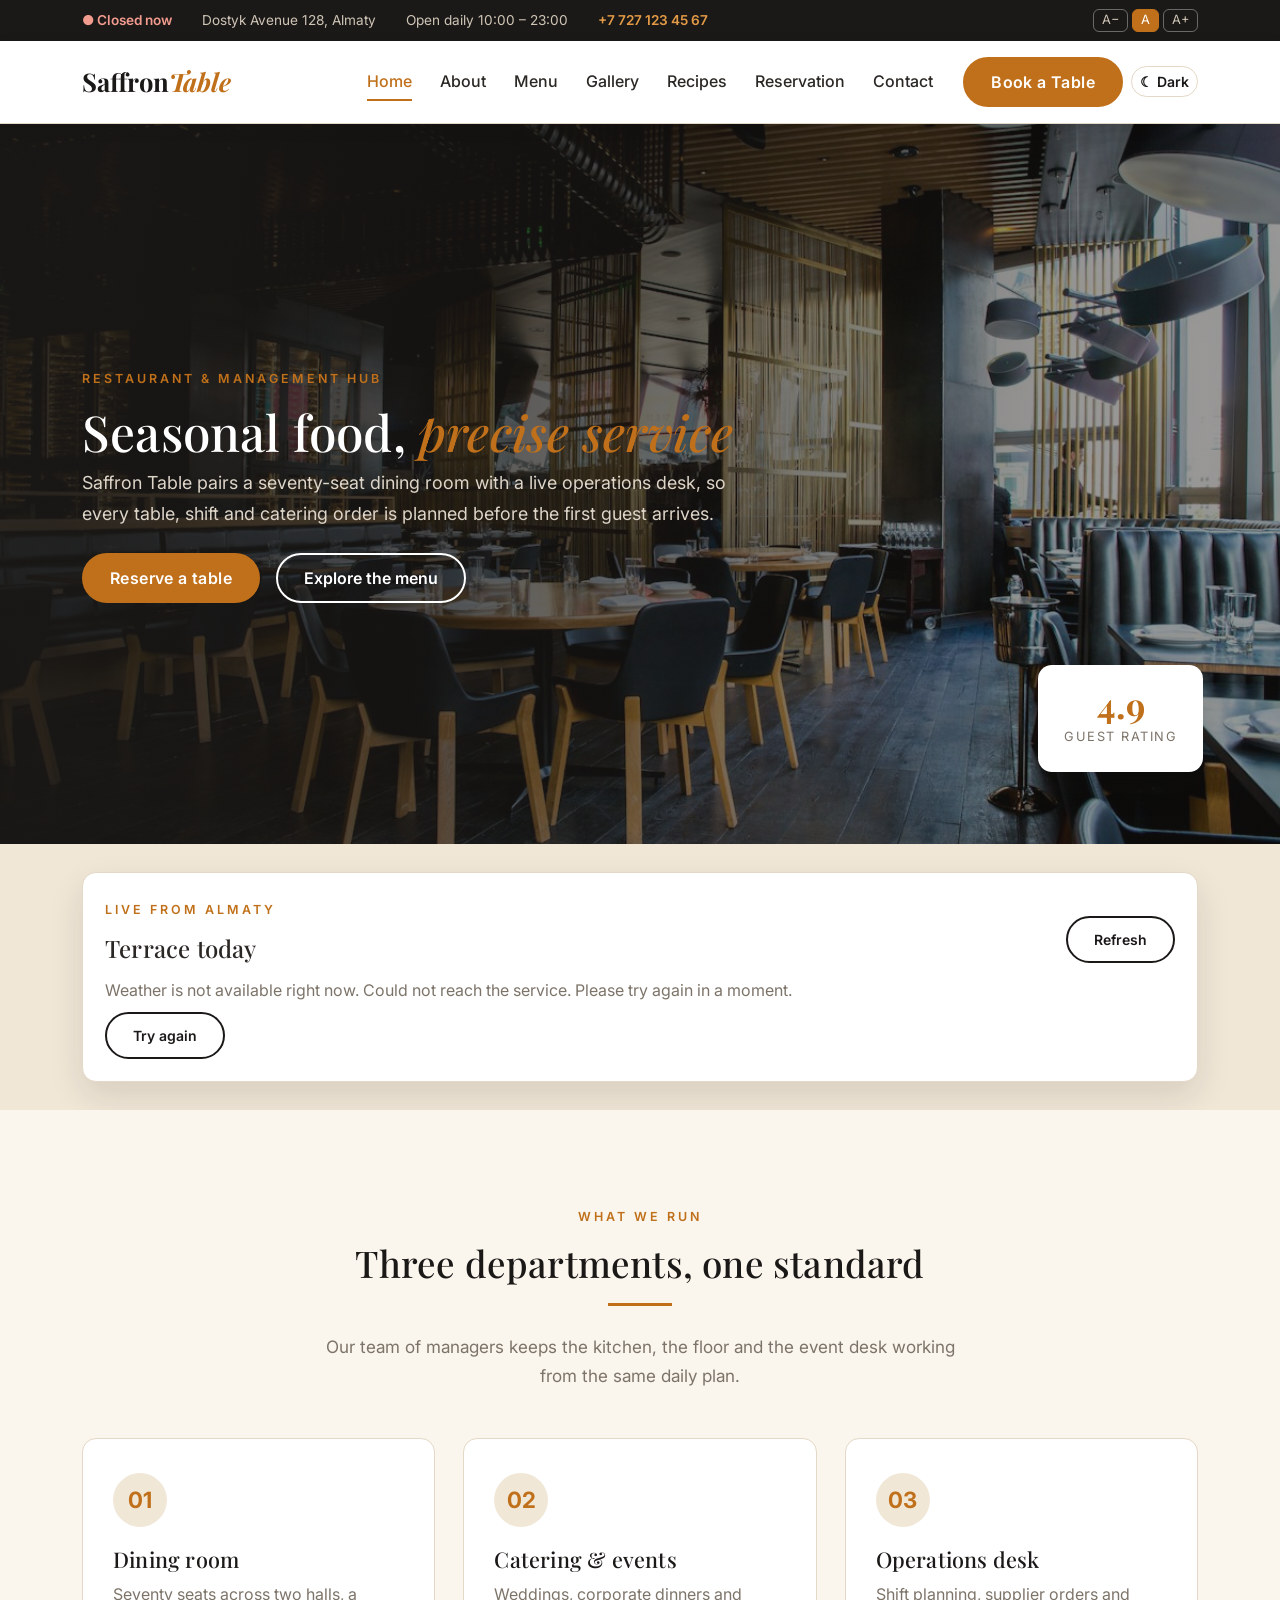
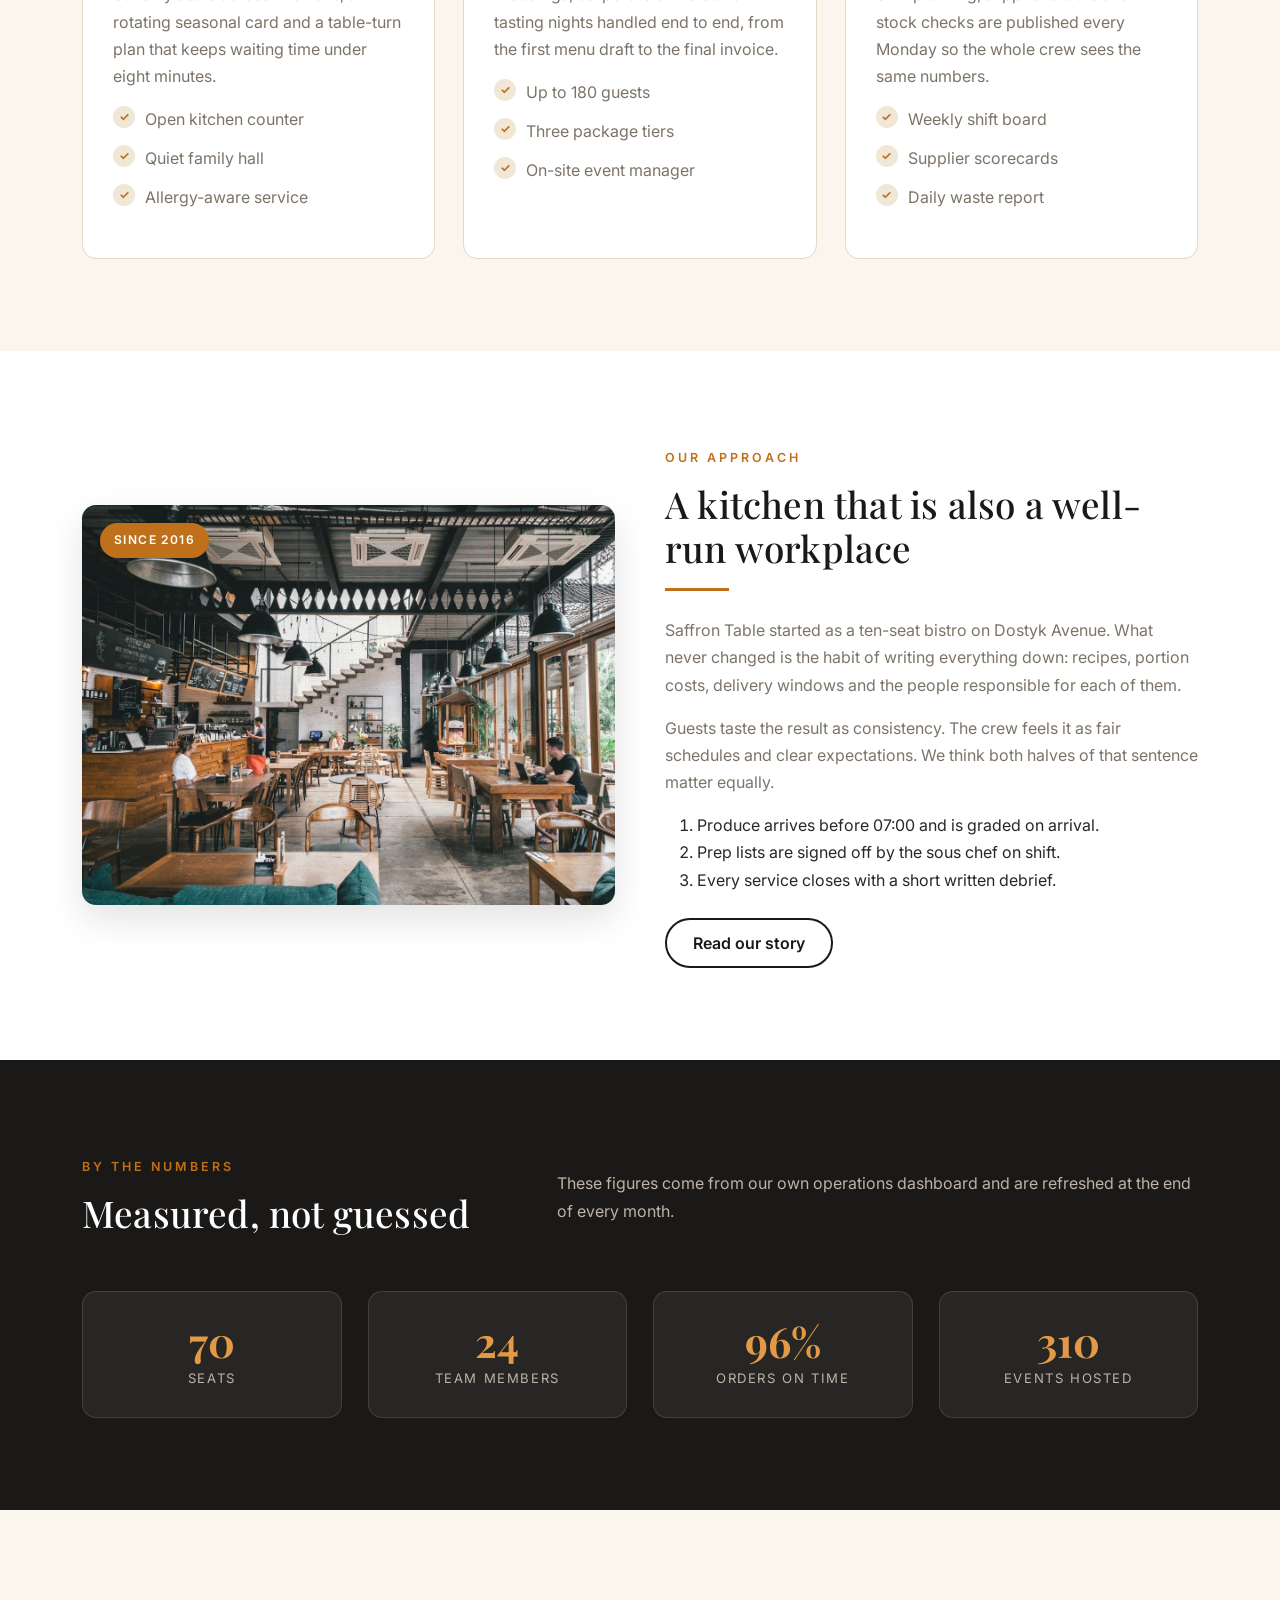
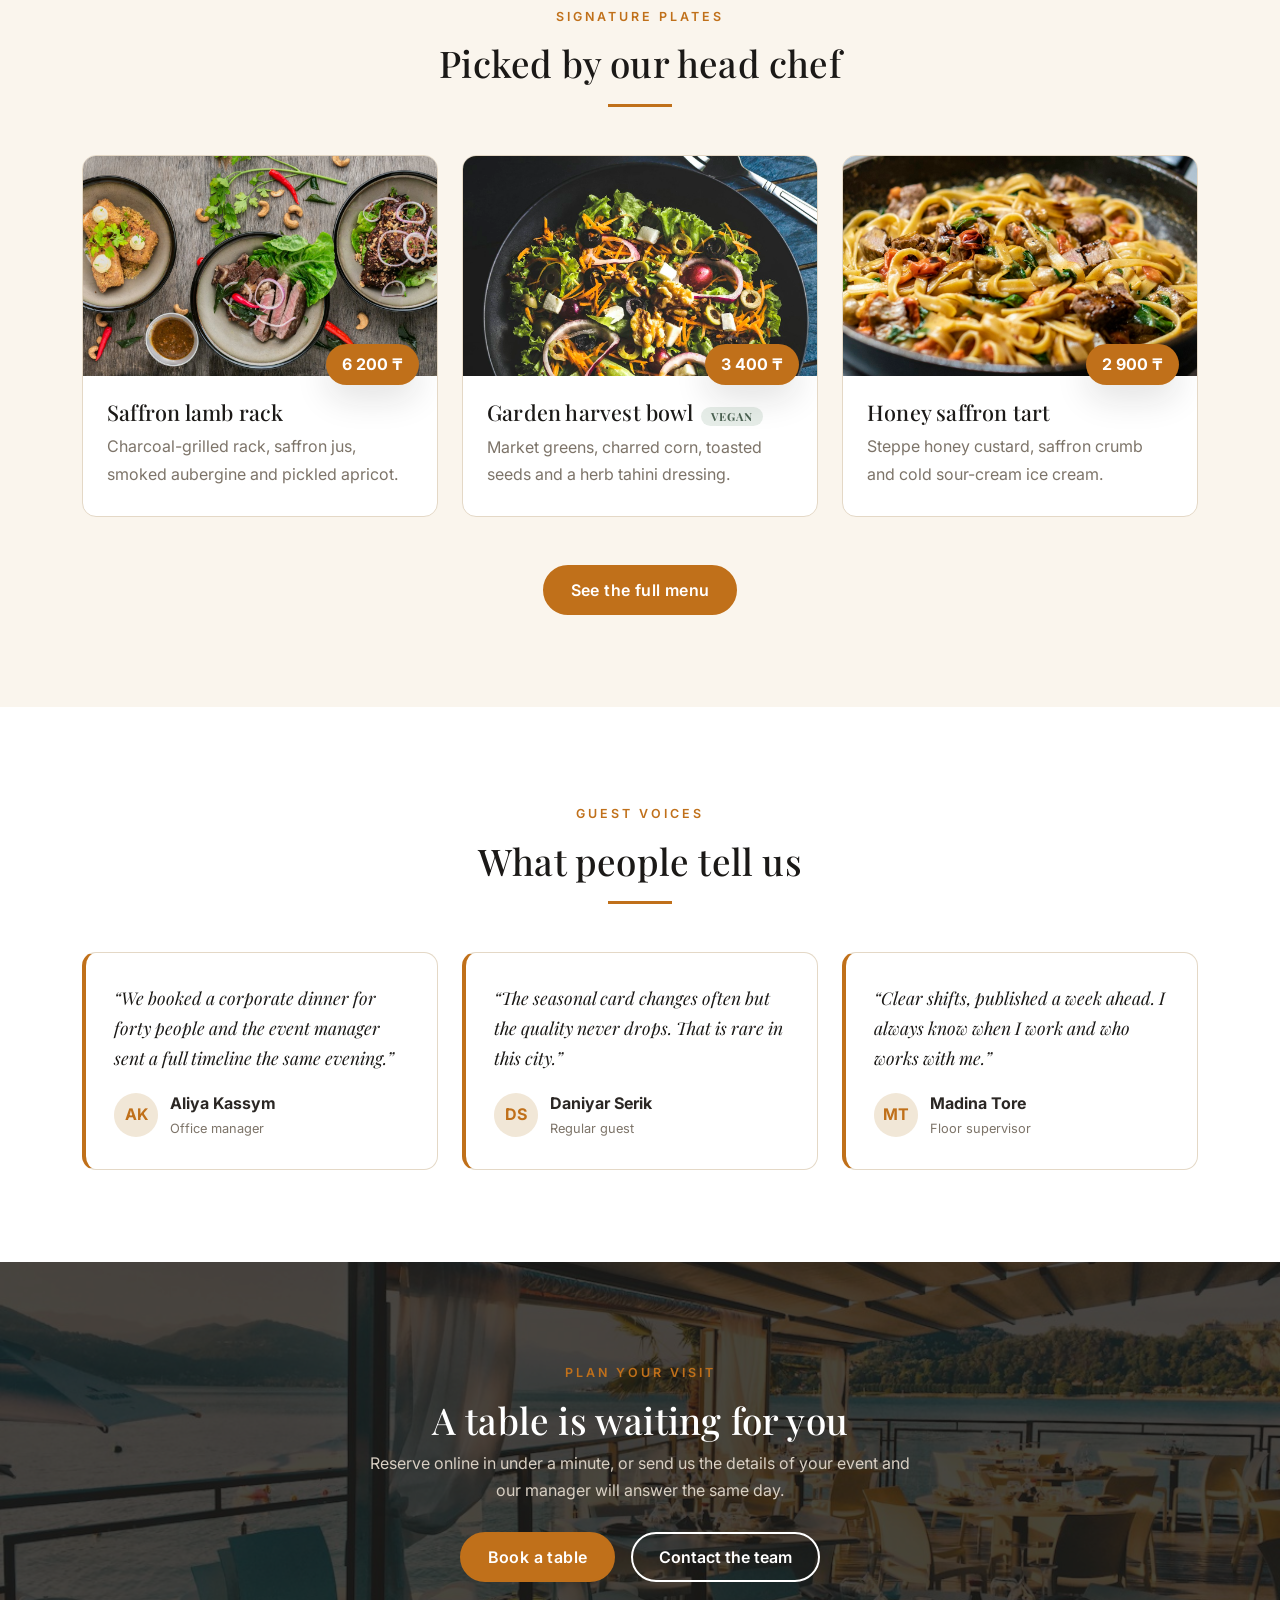
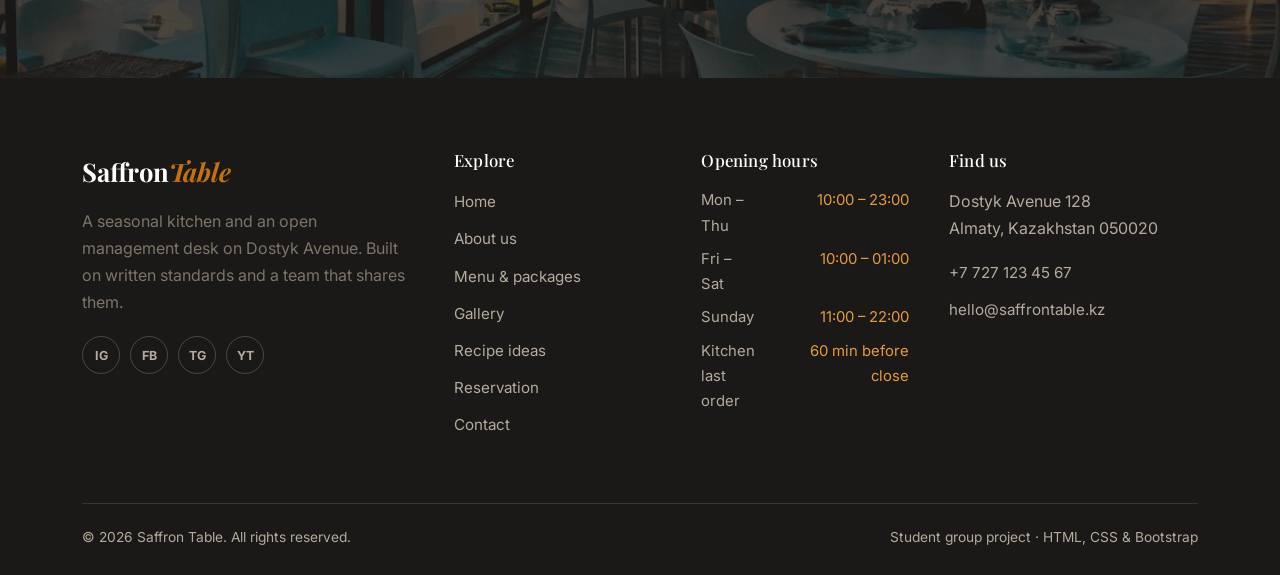
<file: index.html>
<!DOCTYPE html>
<html lang="en">
  <head>
    <meta charset="UTF-8" />
    <meta name="viewport" content="width=device-width, initial-scale=1" />
    <meta name="description" content="Saffron Table is a modern restaurant and management hub in Almaty offering seasonal dining, catering and a transparent operations desk." />
    <title>Saffron Table | Restaurant &amp; Management Hub</title>
    <link rel="preconnect" href="https://fonts.googleapis.com" />
    <link rel="preconnect" href="https://fonts.gstatic.com" crossorigin />
    <link href="https://fonts.googleapis.com/css2?family=Playfair+Display:wght@600;700&family=Inter:wght@400;500;600;700&display=swap" rel="stylesheet" />
    <link rel="stylesheet" href="vendor/bootstrap/css/bootstrap.min.css" />
    <link rel="stylesheet" href="css/style.css" />
  </head>

  <body id="page-top">
    <header>
      <div id="topbar">
        <div class="container topbar-inner">
          <span class="topbar-item">Dostyk Avenue 128, Almaty</span>
          <span class="topbar-item">Open daily 10:00 &ndash; 23:00</span>
          <a class="topbar-item topbar-link" href="tel:+77271234567">+7 727 123 45 67</a>
        </div>
      </div>

      <nav id="site-nav" class="navbar navbar-expand-lg sticky-top">
        <div class="container">
          <a class="navbar-brand" href="index.html">Saffron<span class="brand-accent">Table</span></a>
          <button class="navbar-toggler" type="button" data-bs-toggle="collapse" data-bs-target="#mainMenu" aria-controls="mainMenu" aria-expanded="false" aria-label="Toggle navigation">
            <span class="navbar-toggler-icon"></span>
          </button>
          <div class="collapse navbar-collapse" id="mainMenu">
            <ul class="navbar-nav ms-auto align-items-lg-center">
              <li class="nav-item"><a class="nav-link active" href="index.html">Home</a></li>
              <li class="nav-item"><a class="nav-link" href="about.html">About</a></li>
              <li class="nav-item"><a class="nav-link" href="menu.html">Menu</a></li>
              <li class="nav-item"><a class="nav-link" href="gallery.html">Gallery</a></li>
              <li class="nav-item"><a class="nav-link" href="recipes.html">Recipes</a></li>
              <li class="nav-item"><a class="nav-link" href="reservation.html">Reservation</a></li>
              <li class="nav-item"><a class="nav-link" href="contact.html">Contact</a></li>
              <li class="nav-item ms-lg-3 mt-2 mt-lg-0">
                <a class="btn btn-saffron" href="reservation.html">Book a Table</a>
              </li>
            </ul>
          </div>
        </div>
      </nav>
    </header>

    <main>
      <section id="hero">
        <div class="hero-overlay"></div>
        <div class="container">
          <div class="hero-content">
            <span class="eyebrow">Restaurant &amp; Management Hub</span>
            <h1>Seasonal food, <span class="brand-accent">precise service</span></h1>
            <p class="mb-4">
              Saffron Table pairs a seventy-seat dining room with a live operations desk, so every
              table, shift and catering order is planned before the first guest arrives.
            </p>
            <div class="d-flex flex-wrap gap-3">
              <a class="btn btn-saffron" href="reservation.html">Reserve a table</a>
              <a class="btn btn-ghost" href="menu.html">Explore the menu</a>
            </div>
          </div>
          <div class="hero-badge">
            <strong>4.9</strong>
            <span>Guest rating</span>
          </div>
        </div>
      </section>

      <section class="weather-band">
        <div class="container">
          <div class="weather-card">
            <div class="weather-head">
              <div>
                <span class="eyebrow">Live from Almaty</span>
                <h2 class="h4 mb-0">Terrace today</h2>
              </div>
              <button type="button" class="btn btn-outline-ink btn-sm" id="weather-refresh">Refresh</button>
            </div>
            <div class="weather-box" id="weather-box" aria-live="polite"></div>
          </div>
        </div>
      </section>

      <section class="section section-cream">
        <div class="container">
          <div class="text-center mb-5">
            <span class="eyebrow">What we run</span>
            <h2>Three departments, one standard</h2>
            <hr class="divider divider-center" />
            <p class="lead-text mx-auto">
              Our team of managers keeps the kitchen, the floor and the event desk working from the
              same daily plan.
            </p>
          </div>

          <div class="feature-grid">
            <article class="feature-card">
              <div class="feature-icon">01</div>
              <h3>Dining room</h3>
              <p>
                Seventy seats across two halls, a rotating seasonal card and a table-turn plan that
                keeps waiting time under eight minutes.
              </p>
              <ul class="check-list">
                <li>Open kitchen counter</li>
                <li>Quiet family hall</li>
                <li>Allergy-aware service</li>
              </ul>
            </article>

            <article class="feature-card">
              <div class="feature-icon">02</div>
              <h3>Catering &amp; events</h3>
              <p>
                Weddings, corporate dinners and tasting nights handled end to end, from the first
                menu draft to the final invoice.
              </p>
              <ul class="check-list">
                <li>Up to 180 guests</li>
                <li>Three package tiers</li>
                <li>On-site event manager</li>
              </ul>
            </article>

            <article class="feature-card">
              <div class="feature-icon">03</div>
              <h3>Operations desk</h3>
              <p>
                Shift planning, supplier orders and stock checks are published every Monday so the
                whole crew sees the same numbers.
              </p>
              <ul class="check-list">
                <li>Weekly shift board</li>
                <li>Supplier scorecards</li>
                <li>Daily waste report</li>
              </ul>
            </article>
          </div>
        </div>
      </section>

      <section class="section section-white">
        <div class="container">
          <div class="split">
            <div class="split-media">
              <div class="frame">
                <span class="frame-tag">Since 2016</span>
                <img src="images/kitchen.jpg" alt="Chefs plating dishes at the open kitchen counter" />
              </div>
            </div>
            <div class="split-body">
              <span class="eyebrow">Our approach</span>
              <h2>A kitchen that is also a well-run workplace</h2>
              <hr class="divider" />
              <p>
                Saffron Table started as a ten-seat bistro on Dostyk Avenue. What never changed is
                the habit of writing everything down: recipes, portion costs, delivery windows and
                the people responsible for each of them.
              </p>
              <p>
                Guests taste the result as consistency. The crew feels it as fair schedules and
                clear expectations. We think both halves of that sentence matter equally.
              </p>
              <ol class="mb-4">
                <li>Produce arrives before 07:00 and is graded on arrival.</li>
                <li>Prep lists are signed off by the sous chef on shift.</li>
                <li>Every service closes with a short written debrief.</li>
              </ol>
              <a class="btn btn-outline-ink" href="about.html">Read our story</a>
            </div>
          </div>
        </div>
      </section>

      <section class="section section-dark">
        <div class="container">
          <div class="row align-items-center g-4 mb-5">
            <div class="col-lg-5">
              <span class="eyebrow">By the numbers</span>
              <h2>Measured, not guessed</h2>
            </div>
            <div class="col-lg-7">
              <p class="mb-0">
                These figures come from our own operations dashboard and are refreshed at the end of
                every month.
              </p>
            </div>
          </div>

          <div class="stat-row">
            <div class="stat-box">
              <strong>70</strong>
              <span>Seats</span>
            </div>
            <div class="stat-box">
              <strong>24</strong>
              <span>Team members</span>
            </div>
            <div class="stat-box">
              <strong>96%</strong>
              <span>Orders on time</span>
            </div>
            <div class="stat-box">
              <strong>310</strong>
              <span>Events hosted</span>
            </div>
          </div>
        </div>
      </section>

      <section class="section section-cream">
        <div class="container">
          <div class="text-center mb-5">
            <span class="eyebrow">Signature plates</span>
            <h2>Picked by our head chef</h2>
            <hr class="divider divider-center" />
          </div>

          <div class="row g-4">
            <div class="col-md-6 col-lg-4">
              <article class="dish-card">
                <div class="dish-thumb">
                  <img src="images/dish-1.jpg" alt="Grilled lamb rack served with roasted vegetables" />
                </div>
                <span class="dish-price">6 200 &#8376;</span>
                <div class="dish-body">
                  <h3>Saffron lamb rack</h3>
                  <p class="mb-0">
                    Charcoal-grilled rack, saffron jus, smoked aubergine and pickled apricot.
                  </p>
                </div>
              </article>
            </div>

            <div class="col-md-6 col-lg-4">
              <article class="dish-card">
                <div class="dish-thumb">
                  <img src="images/dish-2.jpg" alt="Bowl of seasonal garden salad with herbs" />
                </div>
                <span class="dish-price">3 400 &#8376;</span>
                <div class="dish-body">
                  <h3>Garden harvest bowl<span class="tag-pill">Vegan</span></h3>
                  <p class="mb-0">
                    Market greens, charred corn, toasted seeds and a herb tahini dressing.
                  </p>
                </div>
              </article>
            </div>

            <div class="col-md-6 col-lg-4">
              <article class="dish-card">
                <div class="dish-thumb">
                  <img src="images/dessert.jpg" alt="Plated dessert with berries and cream" />
                </div>
                <span class="dish-price">2 900 &#8376;</span>
                <div class="dish-body">
                  <h3>Honey saffron tart</h3>
                  <p class="mb-0">
                    Steppe honey custard, saffron crumb and cold sour-cream ice cream.
                  </p>
                </div>
              </article>
            </div>
          </div>

          <div class="text-center mt-5">
            <a class="btn btn-saffron" href="menu.html">See the full menu</a>
          </div>
        </div>
      </section>

      <section class="section section-white">
        <div class="container">
          <div class="text-center mb-5">
            <span class="eyebrow">Guest voices</span>
            <h2>What people tell us</h2>
            <hr class="divider divider-center" />
          </div>

          <div class="row g-4">
            <div class="col-md-4">
              <div class="quote-card">
                <blockquote>
                  &ldquo;We booked a corporate dinner for forty people and the event manager sent a
                  full timeline the same evening.&rdquo;
                </blockquote>
                <div class="quote-meta">
                  <div class="quote-avatar">AK</div>
                  <div>
                    <strong>Aliya Kassym</strong>
                    <span class="d-block form-hint">Office manager</span>
                  </div>
                </div>
              </div>
            </div>

            <div class="col-md-4">
              <div class="quote-card">
                <blockquote>
                  &ldquo;The seasonal card changes often but the quality never drops. That is rare
                  in this city.&rdquo;
                </blockquote>
                <div class="quote-meta">
                  <div class="quote-avatar">DS</div>
                  <div>
                    <strong>Daniyar Serik</strong>
                    <span class="d-block form-hint">Regular guest</span>
                  </div>
                </div>
              </div>
            </div>

            <div class="col-md-4">
              <div class="quote-card">
                <blockquote>
                  &ldquo;Clear shifts, published a week ahead. I always know when I work and who
                  works with me.&rdquo;
                </blockquote>
                <div class="quote-meta">
                  <div class="quote-avatar">MT</div>
                  <div>
                    <strong>Madina Tore</strong>
                    <span class="d-block form-hint">Floor supervisor</span>
                  </div>
                </div>
              </div>
            </div>
          </div>
        </div>
      </section>

      <section class="cta-band">
        <div class="cta-overlay"></div>
        <div class="container cta-content">
          <span class="eyebrow">Plan your visit</span>
          <h2>A table is waiting for you</h2>
          <p>
            Reserve online in under a minute, or send us the details of your event and our manager
            will answer the same day.
          </p>
          <div class="d-flex flex-wrap justify-content-center gap-3">
            <a class="btn btn-saffron" href="reservation.html">Book a table</a>
            <a class="btn btn-ghost" href="contact.html">Contact the team</a>
          </div>
        </div>
      </section>
    </main>

    <footer id="site-footer">
      <div class="container">
        <div class="footer-grid">
          <div>
            <a class="footer-brand" href="index.html">Saffron<span class="brand-accent">Table</span></a>
            <p>
              A seasonal kitchen and an open management desk on Dostyk Avenue. Built on written
              standards and a team that shares them.
            </p>
            <div class="social-row">
              <a href="https://instagram.com" aria-label="Instagram">IG</a>
              <a href="https://facebook.com" aria-label="Facebook">FB</a>
              <a href="https://t.me" aria-label="Telegram">TG</a>
              <a href="https://youtube.com" aria-label="YouTube">YT</a>
            </div>
          </div>

          <div>
            <h3>Explore</h3>
            <ul class="footer-links">
              <li><a href="index.html">Home</a></li>
              <li><a href="about.html">About us</a></li>
              <li><a href="menu.html">Menu &amp; packages</a></li>
              <li><a href="gallery.html">Gallery</a></li>
              <li><a href="recipes.html">Recipe ideas</a></li>
              <li><a href="reservation.html">Reservation</a></li>
              <li><a href="contact.html">Contact</a></li>
            </ul>
          </div>

          <div>
            <h3>Opening hours</h3>
            <dl class="footer-hours">
              <dt>Mon &ndash; Thu</dt>
              <dd>10:00 &ndash; 23:00</dd>
              <dt>Fri &ndash; Sat</dt>
              <dd>10:00 &ndash; 01:00</dd>
              <dt>Sunday</dt>
              <dd>11:00 &ndash; 22:00</dd>
              <dt>Kitchen last order</dt>
              <dd>60 min before close</dd>
            </dl>
          </div>

          <div>
            <h3>Find us</h3>
            <address>
              Dostyk Avenue 128<br />
              Almaty, Kazakhstan 050020
            </address>
            <ul class="footer-links mt-3">
              <li><a href="tel:+77271234567">+7 727 123 45 67</a></li>
              <li><a href="mailto:hello@saffrontable.kz">hello@saffrontable.kz</a></li>
            </ul>
          </div>
        </div>

        <div class="footer-bottom">
          <span>&copy; 2026 Saffron Table. All rights reserved.</span>
          <span>Student group project &middot; HTML, CSS &amp; Bootstrap</span>
        </div>
      </div>
    </footer>

    <a id="back-to-top" href="#page-top" aria-label="Back to top">&uarr;</a>

    <script src="vendor/jquery/jquery-3.7.1.min.js"></script>
    <script src="vendor/bootstrap/js/bootstrap.bundle.min.js"></script>
    <script src="js/storage.js"></script>
    <script src="js/main.js"></script>
    <script src="js/api.js"></script>
    <script src="js/weather.js"></script>
  </body>
</html>
</file>
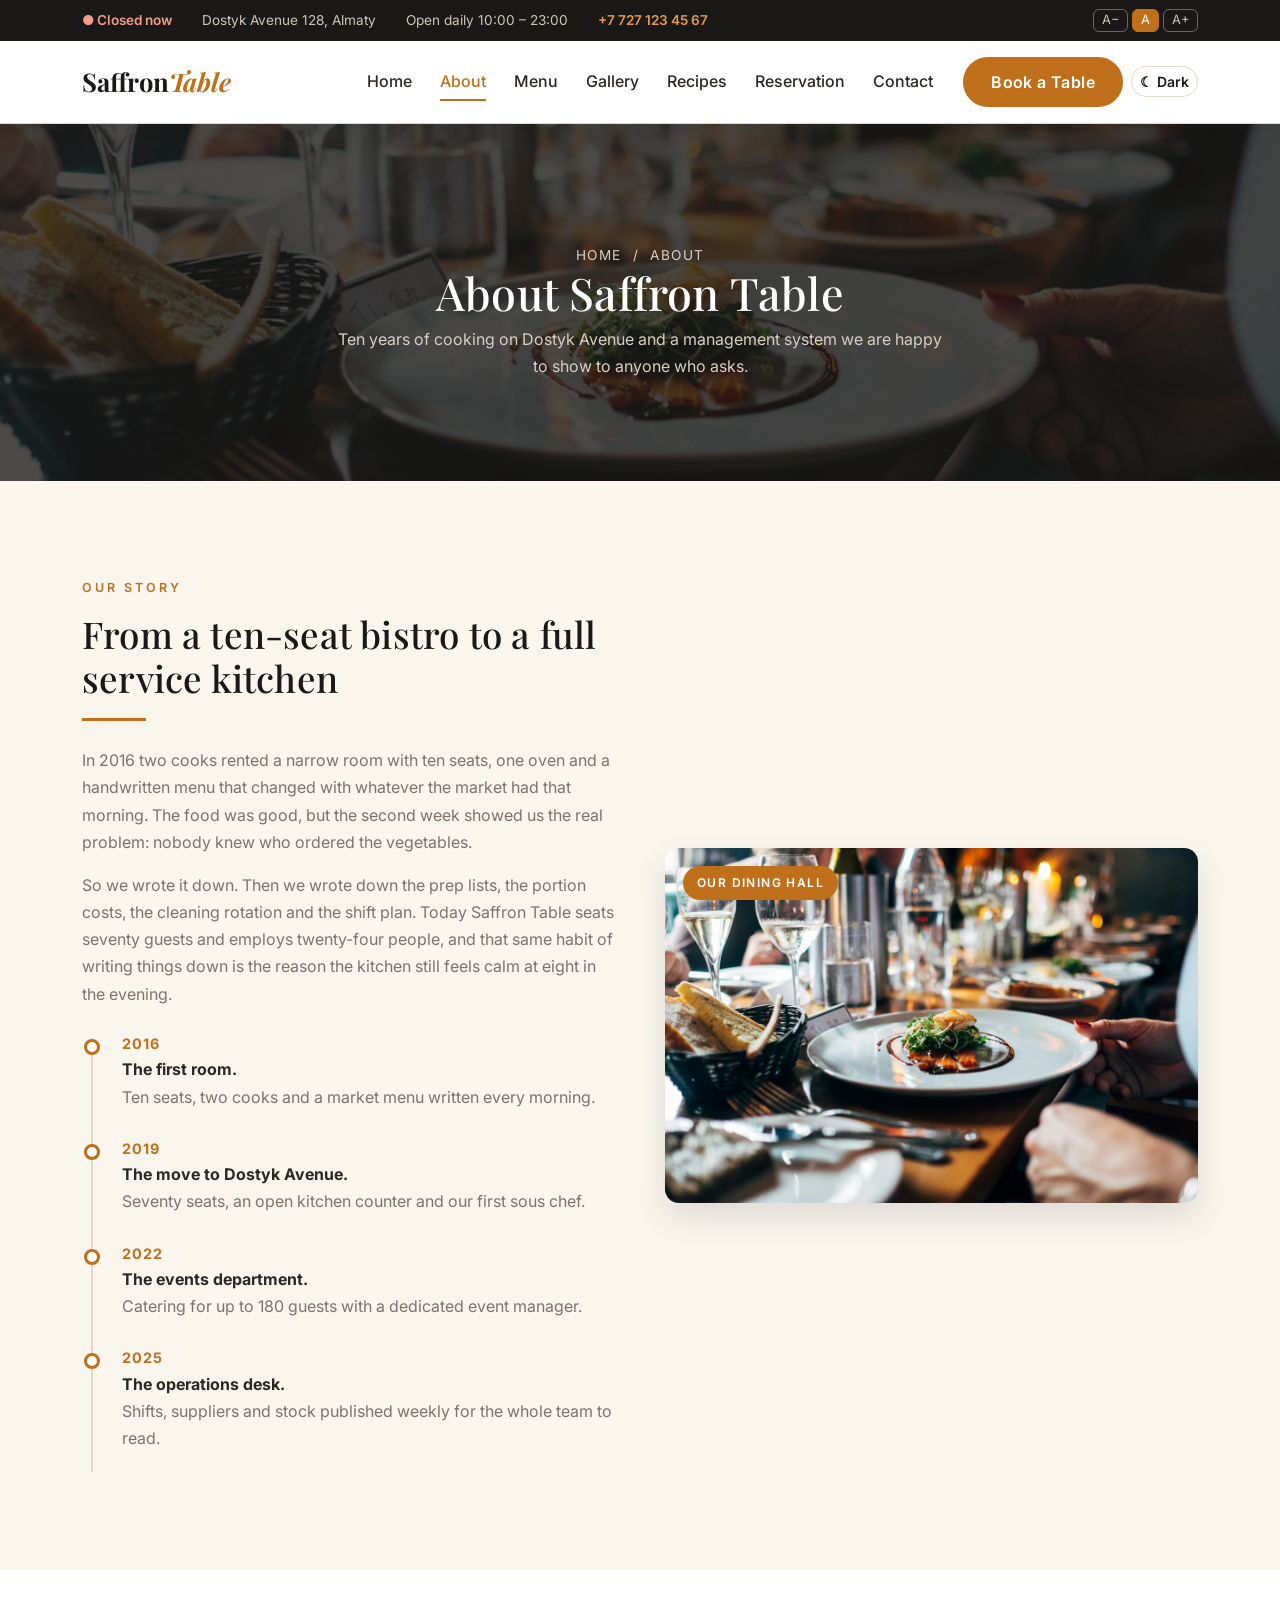
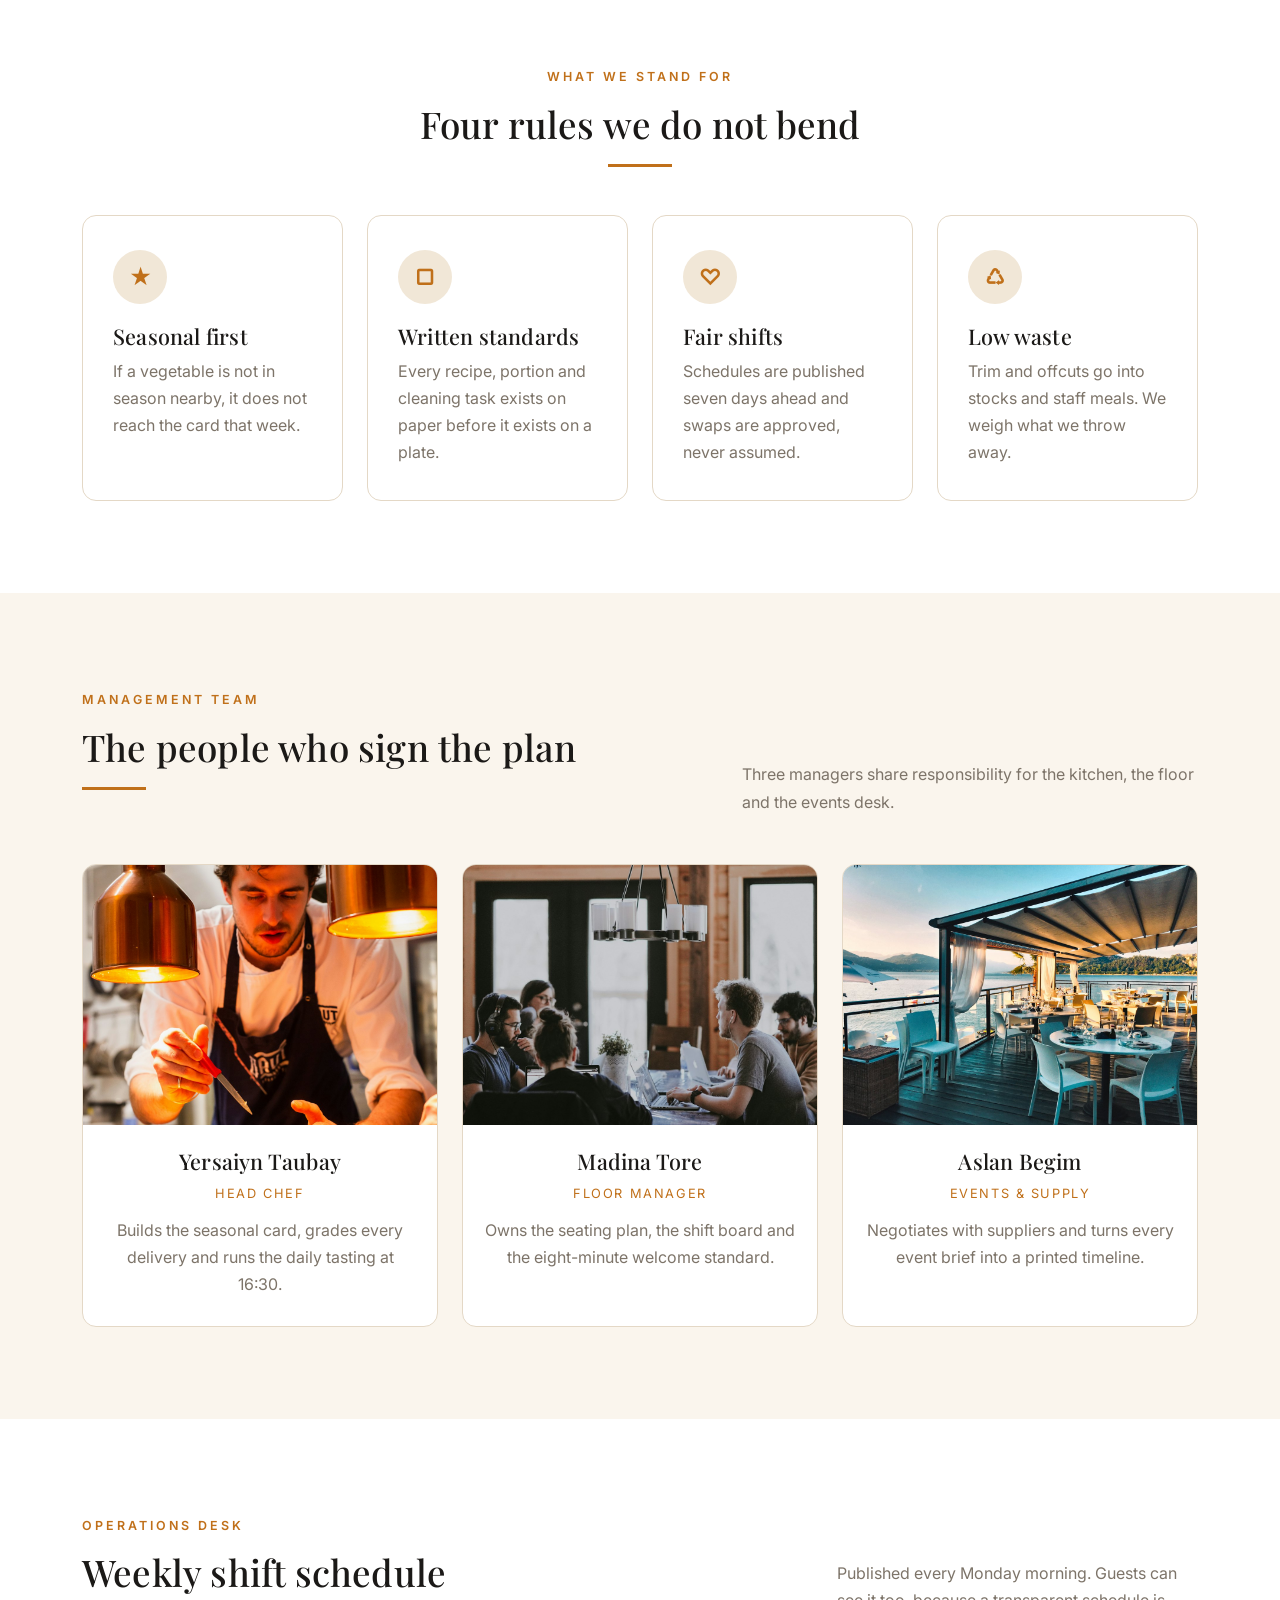
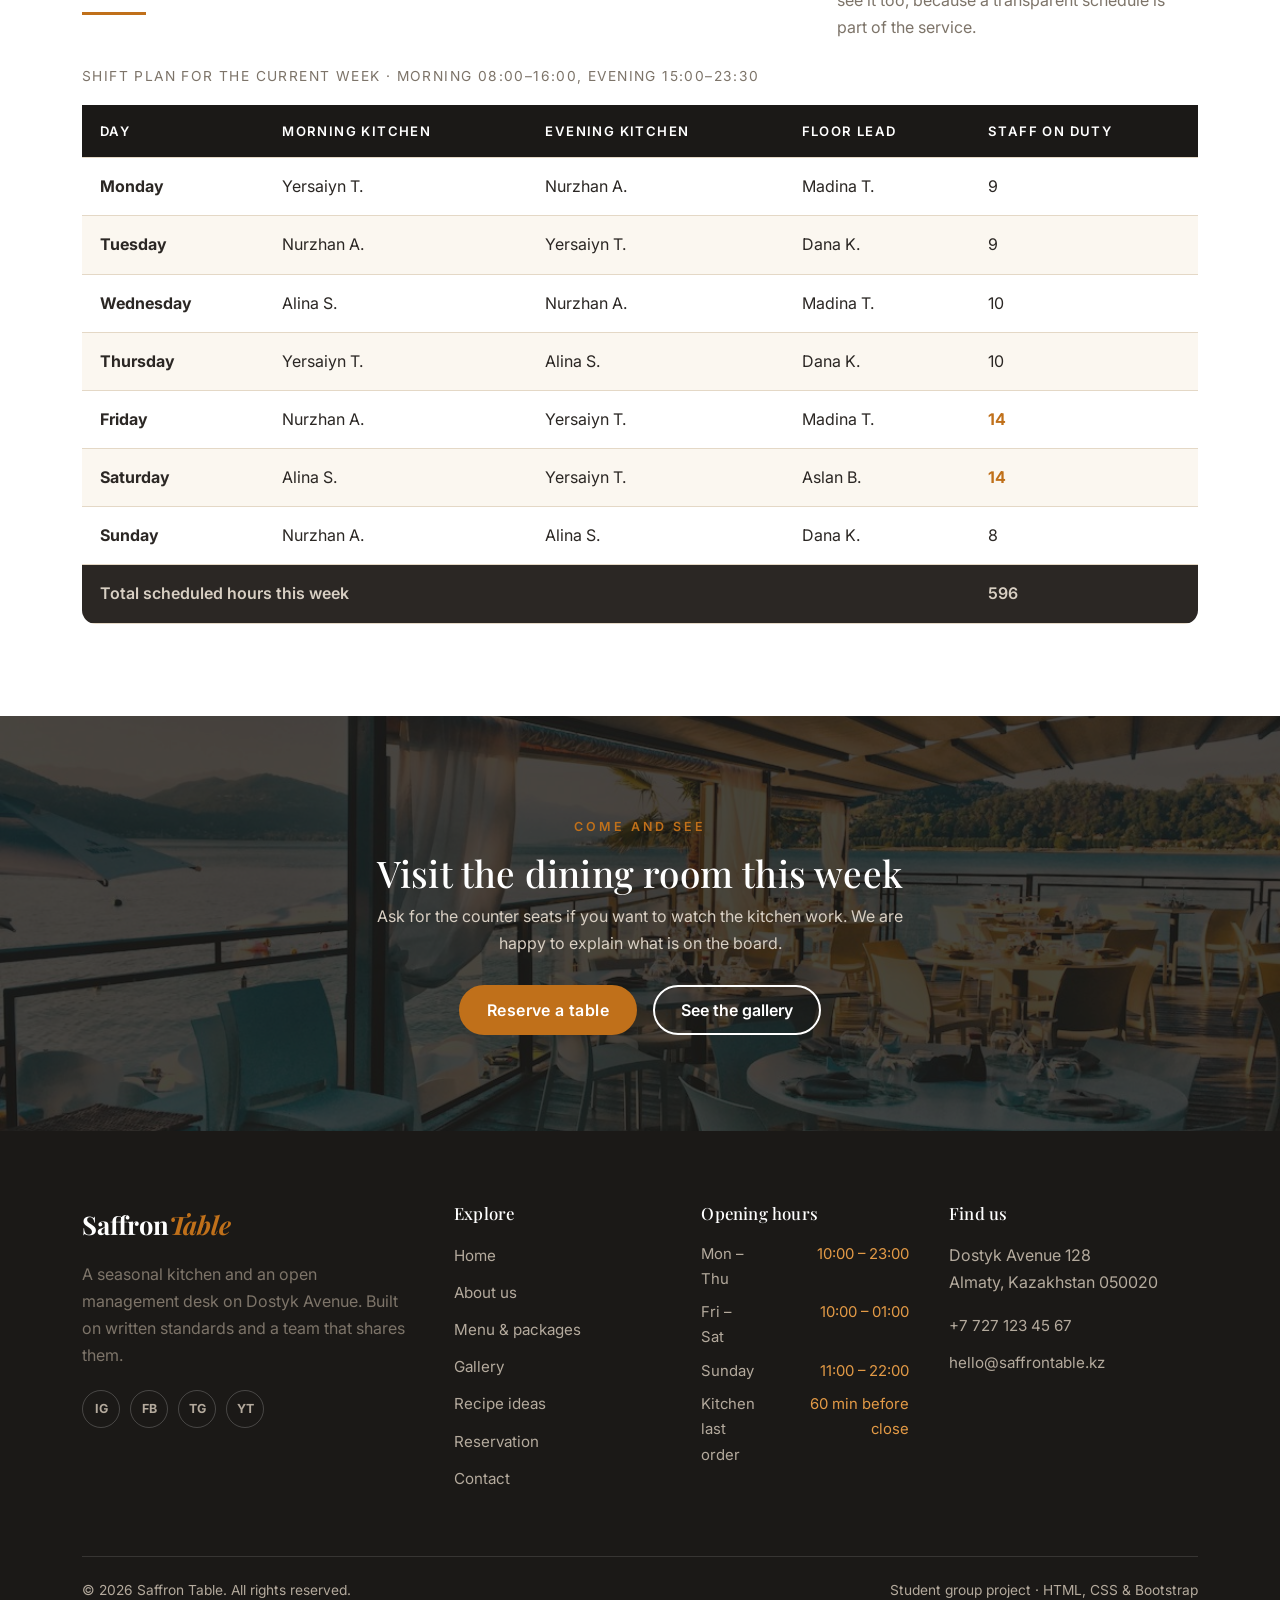
<file: about.html>
<!DOCTYPE html>
<html lang="en">
  <head>
    <meta charset="UTF-8" />
    <meta name="viewport" content="width=device-width, initial-scale=1" />
    <meta name="description" content="The story, values and management team behind Saffron Table, including our published weekly shift schedule." />
    <title>About Us | Saffron Table</title>
    <link rel="preconnect" href="https://fonts.googleapis.com" />
    <link rel="preconnect" href="https://fonts.gstatic.com" crossorigin />
    <link href="https://fonts.googleapis.com/css2?family=Playfair+Display:wght@600;700&family=Inter:wght@400;500;600;700&display=swap" rel="stylesheet" />
    <link rel="stylesheet" href="vendor/bootstrap/css/bootstrap.min.css" />
    <link rel="stylesheet" href="css/style.css" />
  </head>

  <body id="page-top">
    <header>
      <div id="topbar">
        <div class="container topbar-inner">
          <span class="topbar-item">Dostyk Avenue 128, Almaty</span>
          <span class="topbar-item">Open daily 10:00 &ndash; 23:00</span>
          <a class="topbar-item topbar-link" href="tel:+77271234567">+7 727 123 45 67</a>
        </div>
      </div>

      <nav id="site-nav" class="navbar navbar-expand-lg sticky-top">
        <div class="container">
          <a class="navbar-brand" href="index.html">Saffron<span class="brand-accent">Table</span></a>
          <button class="navbar-toggler" type="button" data-bs-toggle="collapse" data-bs-target="#mainMenu" aria-controls="mainMenu" aria-expanded="false" aria-label="Toggle navigation">
            <span class="navbar-toggler-icon"></span>
          </button>
          <div class="collapse navbar-collapse" id="mainMenu">
            <ul class="navbar-nav ms-auto align-items-lg-center">
              <li class="nav-item"><a class="nav-link" href="index.html">Home</a></li>
              <li class="nav-item"><a class="nav-link active" href="about.html">About</a></li>
              <li class="nav-item"><a class="nav-link" href="menu.html">Menu</a></li>
              <li class="nav-item"><a class="nav-link" href="gallery.html">Gallery</a></li>
              <li class="nav-item"><a class="nav-link" href="recipes.html">Recipes</a></li>
              <li class="nav-item"><a class="nav-link" href="reservation.html">Reservation</a></li>
              <li class="nav-item"><a class="nav-link" href="contact.html">Contact</a></li>
              <li class="nav-item ms-lg-3 mt-2 mt-lg-0">
                <a class="btn btn-saffron" href="reservation.html">Book a Table</a>
              </li>
            </ul>
          </div>
        </div>
      </nav>
    </header>

    <main>
      <section class="page-head">
        <div class="page-head-overlay"></div>
        <div class="container page-head-content">
          <p class="breadcrumb-line">Home &nbsp;/&nbsp; About</p>
          <h1>About Saffron Table</h1>
          <p>
            Ten years of cooking on Dostyk Avenue and a management system we are happy to show to
            anyone who asks.
          </p>
        </div>
      </section>

      <section class="section section-cream">
        <div class="container">
          <div class="split">
            <div class="split-body">
              <span class="eyebrow">Our story</span>
              <h2>From a ten-seat bistro to a full service kitchen</h2>
              <hr class="divider" />
              <p>
                In 2016 two cooks rented a narrow room with ten seats, one oven and a handwritten
                menu that changed with whatever the market had that morning. The food was good, but
                the second week showed us the real problem: nobody knew who ordered the vegetables.
              </p>
              <p>
                So we wrote it down. Then we wrote down the prep lists, the portion costs, the
                cleaning rotation and the shift plan. Today Saffron Table seats seventy guests and
                employs twenty-four people, and that same habit of writing things down is the reason
                the kitchen still feels calm at eight in the evening.
              </p>
              <ol class="timeline mt-4">
                <li>
                  <time datetime="2016">2016</time>
                  <strong>The first room.</strong>
                  <p class="mb-0">Ten seats, two cooks and a market menu written every morning.</p>
                </li>
                <li>
                  <time datetime="2019">2019</time>
                  <strong>The move to Dostyk Avenue.</strong>
                  <p class="mb-0">Seventy seats, an open kitchen counter and our first sous chef.</p>
                </li>
                <li>
                  <time datetime="2022">2022</time>
                  <strong>The events department.</strong>
                  <p class="mb-0">Catering for up to 180 guests with a dedicated event manager.</p>
                </li>
                <li>
                  <time datetime="2025">2025</time>
                  <strong>The operations desk.</strong>
                  <p class="mb-0">
                    Shifts, suppliers and stock published weekly for the whole team to read.
                  </p>
                </li>
              </ol>
            </div>

            <div class="split-media">
              <div class="frame">
                <span class="frame-tag">Our dining hall</span>
                <img src="images/interior.jpg" alt="Warm dining room with wooden tables and soft lighting" />
              </div>
            </div>
          </div>
        </div>
      </section>

      <section class="section section-white">
        <div class="container">
          <div class="text-center mb-5">
            <span class="eyebrow">What we stand for</span>
            <h2>Four rules we do not bend</h2>
            <hr class="divider divider-center" />
          </div>

          <div class="row g-4">
            <div class="col-md-6 col-lg-3">
              <article class="feature-card h-100">
                <div class="feature-icon">&#9733;</div>
                <h3>Seasonal first</h3>
                <p class="mb-0">
                  If a vegetable is not in season nearby, it does not reach the card that week.
                </p>
              </article>
            </div>
            <div class="col-md-6 col-lg-3">
              <article class="feature-card h-100">
                <div class="feature-icon">&#9634;</div>
                <h3>Written standards</h3>
                <p class="mb-0">
                  Every recipe, portion and cleaning task exists on paper before it exists on a
                  plate.
                </p>
              </article>
            </div>
            <div class="col-md-6 col-lg-3">
              <article class="feature-card h-100">
                <div class="feature-icon">&#9825;</div>
                <h3>Fair shifts</h3>
                <p class="mb-0">
                  Schedules are published seven days ahead and swaps are approved, never assumed.
                </p>
              </article>
            </div>
            <div class="col-md-6 col-lg-3">
              <article class="feature-card h-100">
                <div class="feature-icon">&#9850;</div>
                <h3>Low waste</h3>
                <p class="mb-0">
                  Trim and offcuts go into stocks and staff meals. We weigh what we throw away.
                </p>
              </article>
            </div>
          </div>
        </div>
      </section>

      <section class="section section-cream">
        <div class="container">
          <div class="row align-items-end g-3 mb-5">
            <div class="col-lg-7">
              <span class="eyebrow">Management team</span>
              <h2>The people who sign the plan</h2>
              <hr class="divider" />
            </div>
            <div class="col-lg-5">
              <p class="mb-0">
                Three managers share responsibility for the kitchen, the floor and the events desk.
              </p>
            </div>
          </div>

          <div class="row g-4">
            <div class="col-md-4">
              <article class="team-card">
                <div class="team-photo">
                  <img src="images/chef.jpg" alt="Head chef in a white jacket at the kitchen counter" />
                </div>
                <div class="team-body">
                  <h3>Yersaiyn Taubay</h3>
                  <span class="team-role">Head chef</span>
                  <p class="mb-0">
                    Builds the seasonal card, grades every delivery and runs the daily tasting at
                    16:30.
                  </p>
                </div>
              </article>
            </div>

            <div class="col-md-4">
              <article class="team-card">
                <div class="team-photo">
                  <img src="images/team.jpg" alt="Restaurant team discussing the service plan" />
                </div>
                <div class="team-body">
                  <h3>Madina Tore</h3>
                  <span class="team-role">Floor manager</span>
                  <p class="mb-0">
                    Owns the seating plan, the shift board and the eight-minute welcome standard.
                  </p>
                </div>
              </article>
            </div>

            <div class="col-md-4">
              <article class="team-card">
                <div class="team-photo">
                  <img src="images/cafe.jpg" alt="Event table set for a private dinner" />
                </div>
                <div class="team-body">
                  <h3>Aslan Begim</h3>
                  <span class="team-role">Events &amp; supply</span>
                  <p class="mb-0">
                    Negotiates with suppliers and turns every event brief into a printed timeline.
                  </p>
                </div>
              </article>
            </div>
          </div>
        </div>
      </section>

      <section class="section section-white">
        <div class="container">
          <div class="row align-items-end g-3 mb-4">
            <div class="col-lg-8">
              <span class="eyebrow">Operations desk</span>
              <h2>Weekly shift schedule</h2>
              <hr class="divider" />
            </div>
            <div class="col-lg-4">
              <p class="mb-0">
                Published every Monday morning. Guests can see it too, because a transparent
                schedule is part of the service.
              </p>
            </div>
          </div>

          <div class="table-responsive">
            <table class="data-table">
              <caption>
                Shift plan for the current week &middot; morning 08:00&ndash;16:00, evening
                15:00&ndash;23:30
              </caption>
              <thead>
                <tr>
                  <th scope="col">Day</th>
                  <th scope="col">Morning kitchen</th>
                  <th scope="col">Evening kitchen</th>
                  <th scope="col">Floor lead</th>
                  <th scope="col">Staff on duty</th>
                </tr>
              </thead>
              <tbody>
                <tr>
                  <th scope="row">Monday</th>
                  <td>Yersaiyn T.</td>
                  <td>Nurzhan A.</td>
                  <td>Madina T.</td>
                  <td>9</td>
                </tr>
                <tr>
                  <th scope="row">Tuesday</th>
                  <td>Nurzhan A.</td>
                  <td>Yersaiyn T.</td>
                  <td>Dana K.</td>
                  <td>9</td>
                </tr>
                <tr>
                  <th scope="row">Wednesday</th>
                  <td>Alina S.</td>
                  <td>Nurzhan A.</td>
                  <td>Madina T.</td>
                  <td>10</td>
                </tr>
                <tr>
                  <th scope="row">Thursday</th>
                  <td>Yersaiyn T.</td>
                  <td>Alina S.</td>
                  <td>Dana K.</td>
                  <td>10</td>
                </tr>
                <tr>
                  <th scope="row">Friday</th>
                  <td>Nurzhan A.</td>
                  <td>Yersaiyn T.</td>
                  <td>Madina T.</td>
                  <td class="table-highlight">14</td>
                </tr>
                <tr>
                  <th scope="row">Saturday</th>
                  <td>Alina S.</td>
                  <td>Yersaiyn T.</td>
                  <td>Aslan B.</td>
                  <td class="table-highlight">14</td>
                </tr>
                <tr>
                  <th scope="row">Sunday</th>
                  <td>Nurzhan A.</td>
                  <td>Alina S.</td>
                  <td>Dana K.</td>
                  <td>8</td>
                </tr>
              </tbody>
              <tfoot>
                <tr>
                  <td colspan="4">Total scheduled hours this week</td>
                  <td>596</td>
                </tr>
              </tfoot>
            </table>
          </div>
        </div>
      </section>

      <section class="cta-band">
        <div class="cta-overlay"></div>
        <div class="container cta-content">
          <span class="eyebrow">Come and see</span>
          <h2>Visit the dining room this week</h2>
          <p>
            Ask for the counter seats if you want to watch the kitchen work. We are happy to explain
            what is on the board.
          </p>
          <div class="d-flex flex-wrap justify-content-center gap-3">
            <a class="btn btn-saffron" href="reservation.html">Reserve a table</a>
            <a class="btn btn-ghost" href="gallery.html">See the gallery</a>
          </div>
        </div>
      </section>
    </main>

    <footer id="site-footer">
      <div class="container">
        <div class="footer-grid">
          <div>
            <a class="footer-brand" href="index.html">Saffron<span class="brand-accent">Table</span></a>
            <p>
              A seasonal kitchen and an open management desk on Dostyk Avenue. Built on written
              standards and a team that shares them.
            </p>
            <div class="social-row">
              <a href="https://instagram.com" aria-label="Instagram">IG</a>
              <a href="https://facebook.com" aria-label="Facebook">FB</a>
              <a href="https://t.me" aria-label="Telegram">TG</a>
              <a href="https://youtube.com" aria-label="YouTube">YT</a>
            </div>
          </div>

          <div>
            <h3>Explore</h3>
            <ul class="footer-links">
              <li><a href="index.html">Home</a></li>
              <li><a href="about.html">About us</a></li>
              <li><a href="menu.html">Menu &amp; packages</a></li>
              <li><a href="gallery.html">Gallery</a></li>
              <li><a href="recipes.html">Recipe ideas</a></li>
              <li><a href="reservation.html">Reservation</a></li>
              <li><a href="contact.html">Contact</a></li>
            </ul>
          </div>

          <div>
            <h3>Opening hours</h3>
            <dl class="footer-hours">
              <dt>Mon &ndash; Thu</dt>
              <dd>10:00 &ndash; 23:00</dd>
              <dt>Fri &ndash; Sat</dt>
              <dd>10:00 &ndash; 01:00</dd>
              <dt>Sunday</dt>
              <dd>11:00 &ndash; 22:00</dd>
              <dt>Kitchen last order</dt>
              <dd>60 min before close</dd>
            </dl>
          </div>

          <div>
            <h3>Find us</h3>
            <address>
              Dostyk Avenue 128<br />
              Almaty, Kazakhstan 050020
            </address>
            <ul class="footer-links mt-3">
              <li><a href="tel:+77271234567">+7 727 123 45 67</a></li>
              <li><a href="mailto:hello@saffrontable.kz">hello@saffrontable.kz</a></li>
            </ul>
          </div>
        </div>

        <div class="footer-bottom">
          <span>&copy; 2026 Saffron Table. All rights reserved.</span>
          <span>Student group project &middot; HTML, CSS &amp; Bootstrap</span>
        </div>
      </div>
    </footer>

    <a id="back-to-top" href="#page-top" aria-label="Back to top">&uarr;</a>

    <script src="vendor/jquery/jquery-3.7.1.min.js"></script>
    <script src="vendor/bootstrap/js/bootstrap.bundle.min.js"></script>
    <script src="js/storage.js"></script>
    <script src="js/main.js"></script>
  </body>
</html>
</file>
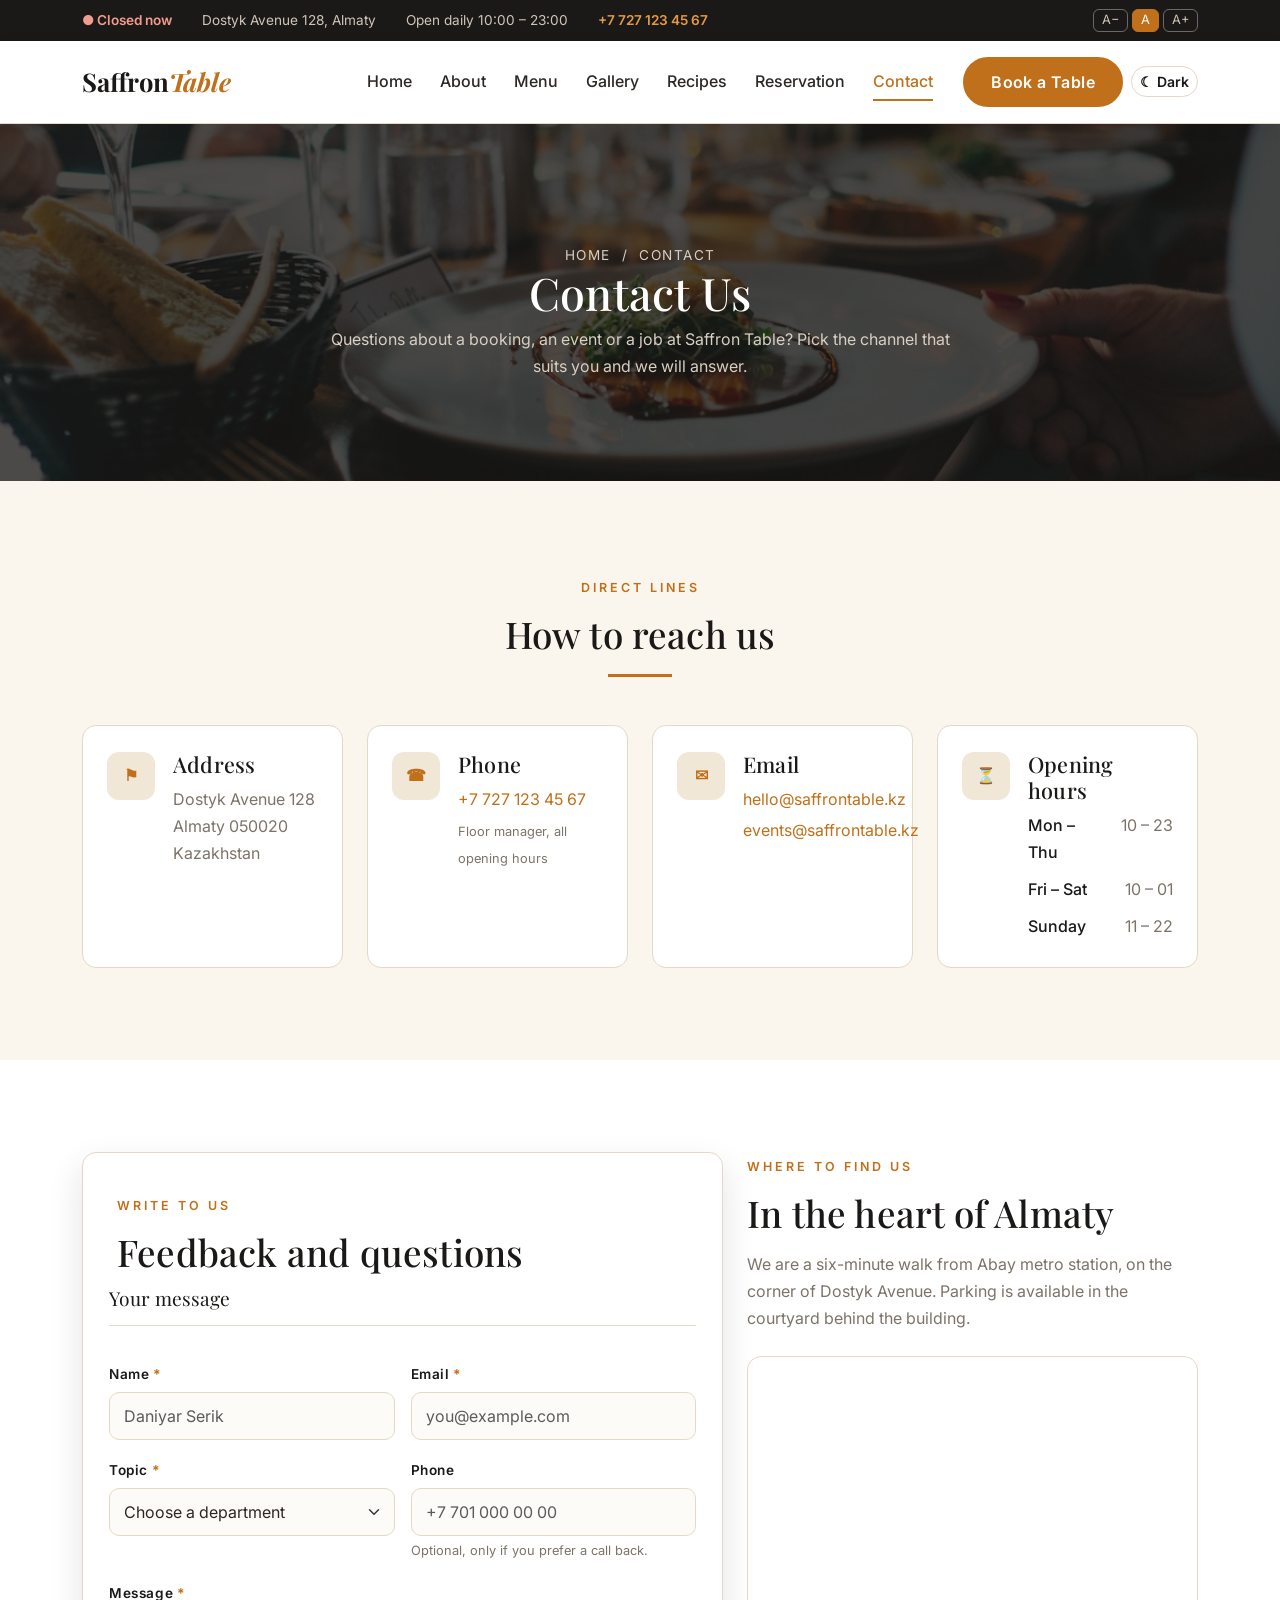
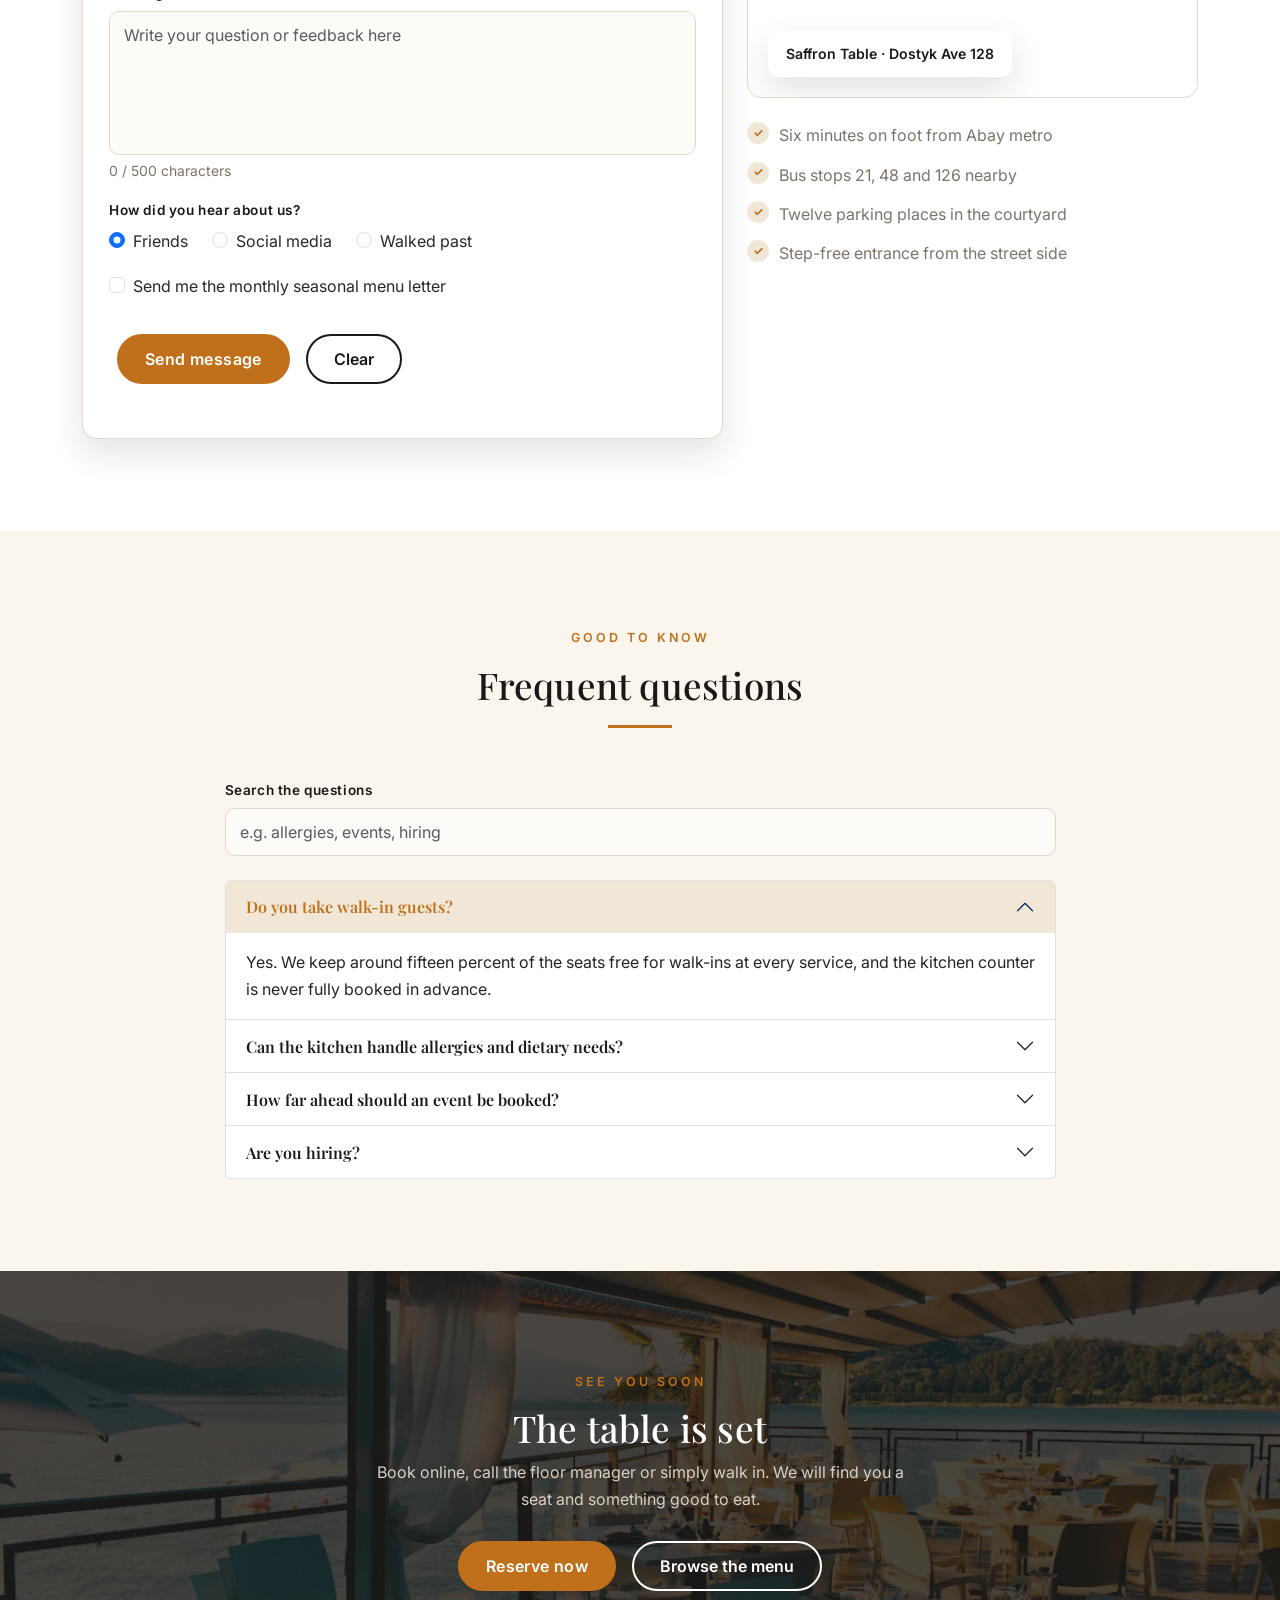
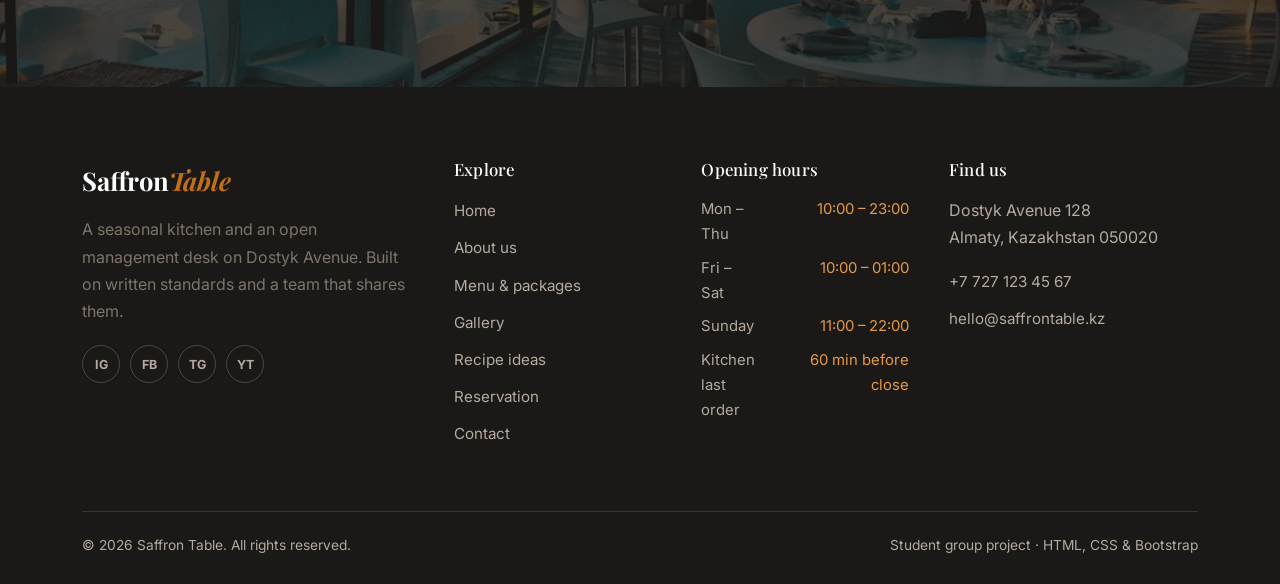
<file: contact.html>
<!DOCTYPE html>
<html lang="en">
  <head>
    <meta charset="UTF-8" />
    <meta name="viewport" content="width=device-width, initial-scale=1" />
    <meta name="description" content="Contact Saffron Table in Almaty: address, phone, department emails, feedback form, map and answers to frequent questions." />
    <title>Contact | Saffron Table</title>
    <link rel="preconnect" href="https://fonts.googleapis.com" />
    <link rel="preconnect" href="https://fonts.gstatic.com" crossorigin />
    <link href="https://fonts.googleapis.com/css2?family=Playfair+Display:wght@600;700&family=Inter:wght@400;500;600;700&display=swap" rel="stylesheet" />
    <link rel="stylesheet" href="vendor/bootstrap/css/bootstrap.min.css" />
    <link rel="stylesheet" href="css/style.css" />
  </head>

  <body id="page-top">
    <header>
      <div id="topbar">
        <div class="container topbar-inner">
          <span class="topbar-item">Dostyk Avenue 128, Almaty</span>
          <span class="topbar-item">Open daily 10:00 &ndash; 23:00</span>
          <a class="topbar-item topbar-link" href="tel:+77271234567">+7 727 123 45 67</a>
        </div>
      </div>

      <nav id="site-nav" class="navbar navbar-expand-lg sticky-top">
        <div class="container">
          <a class="navbar-brand" href="index.html">Saffron<span class="brand-accent">Table</span></a>
          <button class="navbar-toggler" type="button" data-bs-toggle="collapse" data-bs-target="#mainMenu" aria-controls="mainMenu" aria-expanded="false" aria-label="Toggle navigation">
            <span class="navbar-toggler-icon"></span>
          </button>
          <div class="collapse navbar-collapse" id="mainMenu">
            <ul class="navbar-nav ms-auto align-items-lg-center">
              <li class="nav-item"><a class="nav-link" href="index.html">Home</a></li>
              <li class="nav-item"><a class="nav-link" href="about.html">About</a></li>
              <li class="nav-item"><a class="nav-link" href="menu.html">Menu</a></li>
              <li class="nav-item"><a class="nav-link" href="gallery.html">Gallery</a></li>
              <li class="nav-item"><a class="nav-link" href="recipes.html">Recipes</a></li>
              <li class="nav-item"><a class="nav-link" href="reservation.html">Reservation</a></li>
              <li class="nav-item"><a class="nav-link active" href="contact.html">Contact</a></li>
              <li class="nav-item ms-lg-3 mt-2 mt-lg-0">
                <a class="btn btn-saffron" href="reservation.html">Book a Table</a>
              </li>
            </ul>
          </div>
        </div>
      </nav>
    </header>

    <main>
      <section class="page-head">
        <div class="page-head-overlay"></div>
        <div class="container page-head-content">
          <p class="breadcrumb-line">Home &nbsp;/&nbsp; Contact</p>
          <h1>Contact Us</h1>
          <p>
            Questions about a booking, an event or a job at Saffron Table? Pick the channel that
            suits you and we will answer.
          </p>
        </div>
      </section>

      <section class="section section-cream">
        <div class="container">
          <div class="text-center mb-5">
            <span class="eyebrow">Direct lines</span>
            <h2>How to reach us</h2>
            <hr class="divider divider-center" />
          </div>

          <div class="row g-4">
            <div class="col-md-6 col-lg-3">
              <div class="info-card h-100">
                <div class="info-icon">&#9873;</div>
                <div>
                  <h3>Address</h3>
                  <address>
                    Dostyk Avenue 128<br />
                    Almaty 050020<br />
                    Kazakhstan
                  </address>
                </div>
              </div>
            </div>

            <div class="col-md-6 col-lg-3">
              <div class="info-card h-100">
                <div class="info-icon">&#9742;</div>
                <div>
                  <h3>Phone</h3>
                  <p class="mb-1"><a href="tel:+77271234567">+7 727 123 45 67</a></p>
                  <span class="form-hint">Floor manager, all opening hours</span>
                </div>
              </div>
            </div>

            <div class="col-md-6 col-lg-3">
              <div class="info-card h-100">
                <div class="info-icon">&#9993;</div>
                <div>
                  <h3>Email</h3>
                  <p class="mb-1"><a href="mailto:hello@saffrontable.kz">hello@saffrontable.kz</a></p>
                  <p class="mb-0"><a href="mailto:events@saffrontable.kz">events@saffrontable.kz</a></p>
                </div>
              </div>
            </div>

            <div class="col-md-6 col-lg-3">
              <div class="info-card h-100">
                <div class="info-icon">&#9203;</div>
                <div>
                  <h3>Opening hours</h3>
                  <dl class="hours-list">
                    <dt>Mon &ndash; Thu</dt>
                    <dd>10 &ndash; 23</dd>
                    <dt>Fri &ndash; Sat</dt>
                    <dd>10 &ndash; 01</dd>
                    <dt>Sunday</dt>
                    <dd>11 &ndash; 22</dd>
                  </dl>
                </div>
              </div>
            </div>
          </div>
        </div>
      </section>

      <section class="section section-white">
        <div class="container">
          <div class="row g-4 gy-5">
            <div class="col-lg-7">
              <div class="form-panel">
                <span class="eyebrow">Write to us</span>
                <h2 class="mb-4">Feedback and questions</h2>

                <form class="row g-3" id="contact-form">
                  <fieldset class="col-12">
                    <legend>Your message</legend>
                    <div class="row g-3">
                      <div class="col-md-6">
                        <label class="form-label" for="contact-name">
                          Name <span class="required-mark">*</span>
                        </label>
                        <input class="form-control" type="text" id="contact-name" name="contact-name" placeholder="Daniyar Serik" required />
                        <div class="invalid-feedback">Please tell us your name.</div>
                      </div>
                      <div class="col-md-6">
                        <label class="form-label" for="contact-email">
                          Email <span class="required-mark">*</span>
                        </label>
                        <input class="form-control" type="email" id="contact-email" name="contact-email" placeholder="you@example.com" required />
                        <div class="invalid-feedback">A valid email lets us answer you.</div>
                      </div>
                      <div class="col-md-6">
                        <label class="form-label" for="contact-topic">
                          Topic <span class="required-mark">*</span>
                        </label>
                        <select class="form-select" id="contact-topic" name="contact-topic" required>
                          <option value="">Choose a department</option>
                          <option value="booking">Booking question</option>
                          <option value="events">Catering and events</option>
                          <option value="feedback">Service feedback</option>
                          <option value="careers">Careers</option>
                          <option value="supply">Supplier offer</option>
                        </select>
                        <div class="invalid-feedback">Select the department you need.</div>
                      </div>
                      <div class="col-md-6">
                        <label class="form-label" for="contact-phone">Phone</label>
                        <input class="form-control" type="tel" id="contact-phone" name="contact-phone" placeholder="+7 701 000 00 00" />
                        <span class="form-hint">Optional, only if you prefer a call back.</span>
                      </div>
                      <div class="col-12">
                        <label class="form-label" for="contact-message">
                          Message <span class="required-mark">*</span>
                        </label>
                        <textarea class="form-control" id="contact-message" name="contact-message" rows="5" placeholder="Write your question or feedback here" required minlength="10"></textarea>
                        <div class="invalid-feedback">Please write at least ten characters.</div>
                      </div>
                      <div class="col-12">
                        <span class="form-label d-block">How did you hear about us?</span>
                        <div class="d-flex flex-wrap gap-4">
                          <div class="form-check">
                            <input class="form-check-input" type="radio" name="source" id="source-friends" value="friends" checked />
                            <label class="form-check-label" for="source-friends">Friends</label>
                          </div>
                          <div class="form-check">
                            <input class="form-check-input" type="radio" name="source" id="source-social" value="social" />
                            <label class="form-check-label" for="source-social">Social media</label>
                          </div>
                          <div class="form-check">
                            <input class="form-check-input" type="radio" name="source" id="source-walk" value="walk" />
                            <label class="form-check-label" for="source-walk">Walked past</label>
                          </div>
                        </div>
                      </div>
                      <div class="col-12">
                        <div class="form-check">
                          <input class="form-check-input" type="checkbox" id="contact-news" name="contact-news" />
                          <label class="form-check-label" for="contact-news">
                            Send me the monthly seasonal menu letter
                          </label>
                        </div>
                      </div>
                    </div>
                  </fieldset>

                  <div class="col-12 mt-4 d-flex flex-wrap gap-3">
                    <button class="btn btn-saffron" type="submit">Send message</button>
                    <button class="btn btn-outline-ink" type="reset">Clear</button>
                  </div>
                  <div class="col-12">
                    <div class="alert alert-success form-success" id="contact-success" role="status" style="display: none"></div>
                  </div>
                </form>
              </div>
            </div>

            <div class="col-lg-5">
              <span class="eyebrow">Where to find us</span>
              <h2 class="mb-3">In the heart of Almaty</h2>
              <p>
                We are a six-minute walk from Abay metro station, on the corner of Dostyk Avenue.
                Parking is available in the courtyard behind the building.
              </p>

              <div class="map-frame mt-4">
                <iframe src="https://www.openstreetmap.org/export/embed.html?bbox=76.9430%2C43.2280%2C76.9680%2C43.2420&amp;layer=mapnik&amp;marker=43.2350%2C76.9555" title="Map showing Saffron Table on Dostyk Avenue, Almaty" loading="lazy"></iframe>
                <span class="map-pin">Saffron Table &middot; Dostyk Ave 128</span>
              </div>

              <ul class="check-list mt-4">
                <li>Six minutes on foot from Abay metro</li>
                <li>Bus stops 21, 48 and 126 nearby</li>
                <li>Twelve parking places in the courtyard</li>
                <li>Step-free entrance from the street side</li>
              </ul>
            </div>
          </div>
        </div>
      </section>

      <section class="section section-cream">
        <div class="container">
          <div class="row justify-content-center">
            <div class="col-lg-9">
              <div class="text-center mb-5">
                <span class="eyebrow">Good to know</span>
                <h2>Frequent questions</h2>
                <hr class="divider divider-center" />
              </div>

              <div class="mb-4">
                <label class="form-label" for="faq-search">Search the questions</label>
                <input class="form-control" type="search" id="faq-search" placeholder="e.g. allergies, events, hiring" autocomplete="off" />
              </div>
              <p class="menu-empty" id="faq-empty" style="display: none">No question matches &mdash; write to us using the form above.</p>

              <div class="accordion" id="faqList">
                <div class="accordion-item">
                  <h3 class="accordion-header" id="faq-one-head">
                    <button class="accordion-button" type="button" data-bs-toggle="collapse" data-bs-target="#faq-one" aria-expanded="true" aria-controls="faq-one">
                      Do you take walk-in guests?
                    </button>
                  </h3>
                  <div class="accordion-collapse collapse show" id="faq-one" data-bs-parent="#faqList">
                    <div class="accordion-body">
                      Yes. We keep around fifteen percent of the seats free for walk-ins at every
                      service, and the kitchen counter is never fully booked in advance.
                    </div>
                  </div>
                </div>

                <div class="accordion-item">
                  <h3 class="accordion-header" id="faq-two-head">
                    <button class="accordion-button collapsed" type="button" data-bs-toggle="collapse" data-bs-target="#faq-two" aria-expanded="false" aria-controls="faq-two">
                      Can the kitchen handle allergies and dietary needs?
                    </button>
                  </h3>
                  <div class="accordion-collapse collapse" id="faq-two" data-bs-parent="#faqList">
                    <div class="accordion-body">
                      Every dish has a written allergen sheet. Tell the waiter before ordering and
                      the sous chef on shift will confirm what can be adapted.
                    </div>
                  </div>
                </div>

                <div class="accordion-item">
                  <h3 class="accordion-header" id="faq-three-head">
                    <button class="accordion-button collapsed" type="button" data-bs-toggle="collapse" data-bs-target="#faq-three" aria-expanded="false" aria-controls="faq-three">
                      How far ahead should an event be booked?
                    </button>
                  </h3>
                  <div class="accordion-collapse collapse" id="faq-three" data-bs-parent="#faqList">
                    <div class="accordion-body">
                      Three weeks is comfortable for up to ninety guests. Larger celebrations are
                      usually planned six to eight weeks in advance.
                    </div>
                  </div>
                </div>

                <div class="accordion-item">
                  <h3 class="accordion-header" id="faq-four-head">
                    <button class="accordion-button collapsed" type="button" data-bs-toggle="collapse" data-bs-target="#faq-four" aria-expanded="false" aria-controls="faq-four">
                      Are you hiring?
                    </button>
                  </h3>
                  <div class="accordion-collapse collapse" id="faq-four" data-bs-parent="#faqList">
                    <div class="accordion-body">
                      We review applications every month. Choose the Careers topic in the form above
                      and attach a short note about where you have worked.
                    </div>
                  </div>
                </div>
              </div>
            </div>
          </div>
        </div>
      </section>

      <section class="cta-band">
        <div class="cta-overlay"></div>
        <div class="container cta-content">
          <span class="eyebrow">See you soon</span>
          <h2>The table is set</h2>
          <p>
            Book online, call the floor manager or simply walk in. We will find you a seat and
            something good to eat.
          </p>
          <div class="d-flex flex-wrap justify-content-center gap-3">
            <a class="btn btn-saffron" href="reservation.html">Reserve now</a>
            <a class="btn btn-ghost" href="menu.html">Browse the menu</a>
          </div>
        </div>
      </section>
    </main>

    <footer id="site-footer">
      <div class="container">
        <div class="footer-grid">
          <div>
            <a class="footer-brand" href="index.html">Saffron<span class="brand-accent">Table</span></a>
            <p>
              A seasonal kitchen and an open management desk on Dostyk Avenue. Built on written
              standards and a team that shares them.
            </p>
            <div class="social-row">
              <a href="https://instagram.com" aria-label="Instagram">IG</a>
              <a href="https://facebook.com" aria-label="Facebook">FB</a>
              <a href="https://t.me" aria-label="Telegram">TG</a>
              <a href="https://youtube.com" aria-label="YouTube">YT</a>
            </div>
          </div>

          <div>
            <h3>Explore</h3>
            <ul class="footer-links">
              <li><a href="index.html">Home</a></li>
              <li><a href="about.html">About us</a></li>
              <li><a href="menu.html">Menu &amp; packages</a></li>
              <li><a href="gallery.html">Gallery</a></li>
              <li><a href="recipes.html">Recipe ideas</a></li>
              <li><a href="reservation.html">Reservation</a></li>
              <li><a href="contact.html">Contact</a></li>
            </ul>
          </div>

          <div>
            <h3>Opening hours</h3>
            <dl class="footer-hours">
              <dt>Mon &ndash; Thu</dt>
              <dd>10:00 &ndash; 23:00</dd>
              <dt>Fri &ndash; Sat</dt>
              <dd>10:00 &ndash; 01:00</dd>
              <dt>Sunday</dt>
              <dd>11:00 &ndash; 22:00</dd>
              <dt>Kitchen last order</dt>
              <dd>60 min before close</dd>
            </dl>
          </div>

          <div>
            <h3>Find us</h3>
            <address>
              Dostyk Avenue 128<br />
              Almaty, Kazakhstan 050020
            </address>
            <ul class="footer-links mt-3">
              <li><a href="tel:+77271234567">+7 727 123 45 67</a></li>
              <li><a href="mailto:hello@saffrontable.kz">hello@saffrontable.kz</a></li>
            </ul>
          </div>
        </div>

        <div class="footer-bottom">
          <span>&copy; 2026 Saffron Table. All rights reserved.</span>
          <span>Student group project &middot; HTML, CSS &amp; Bootstrap</span>
        </div>
      </div>
    </footer>

    <a id="back-to-top" href="#page-top" aria-label="Back to top">&uarr;</a>

    <script src="vendor/jquery/jquery-3.7.1.min.js"></script>
    <script src="vendor/bootstrap/js/bootstrap.bundle.min.js"></script>
    <script src="js/storage.js"></script>
    <script src="js/main.js"></script>
    <script src="js/contact.js"></script>
  </body>
</html>
</file>
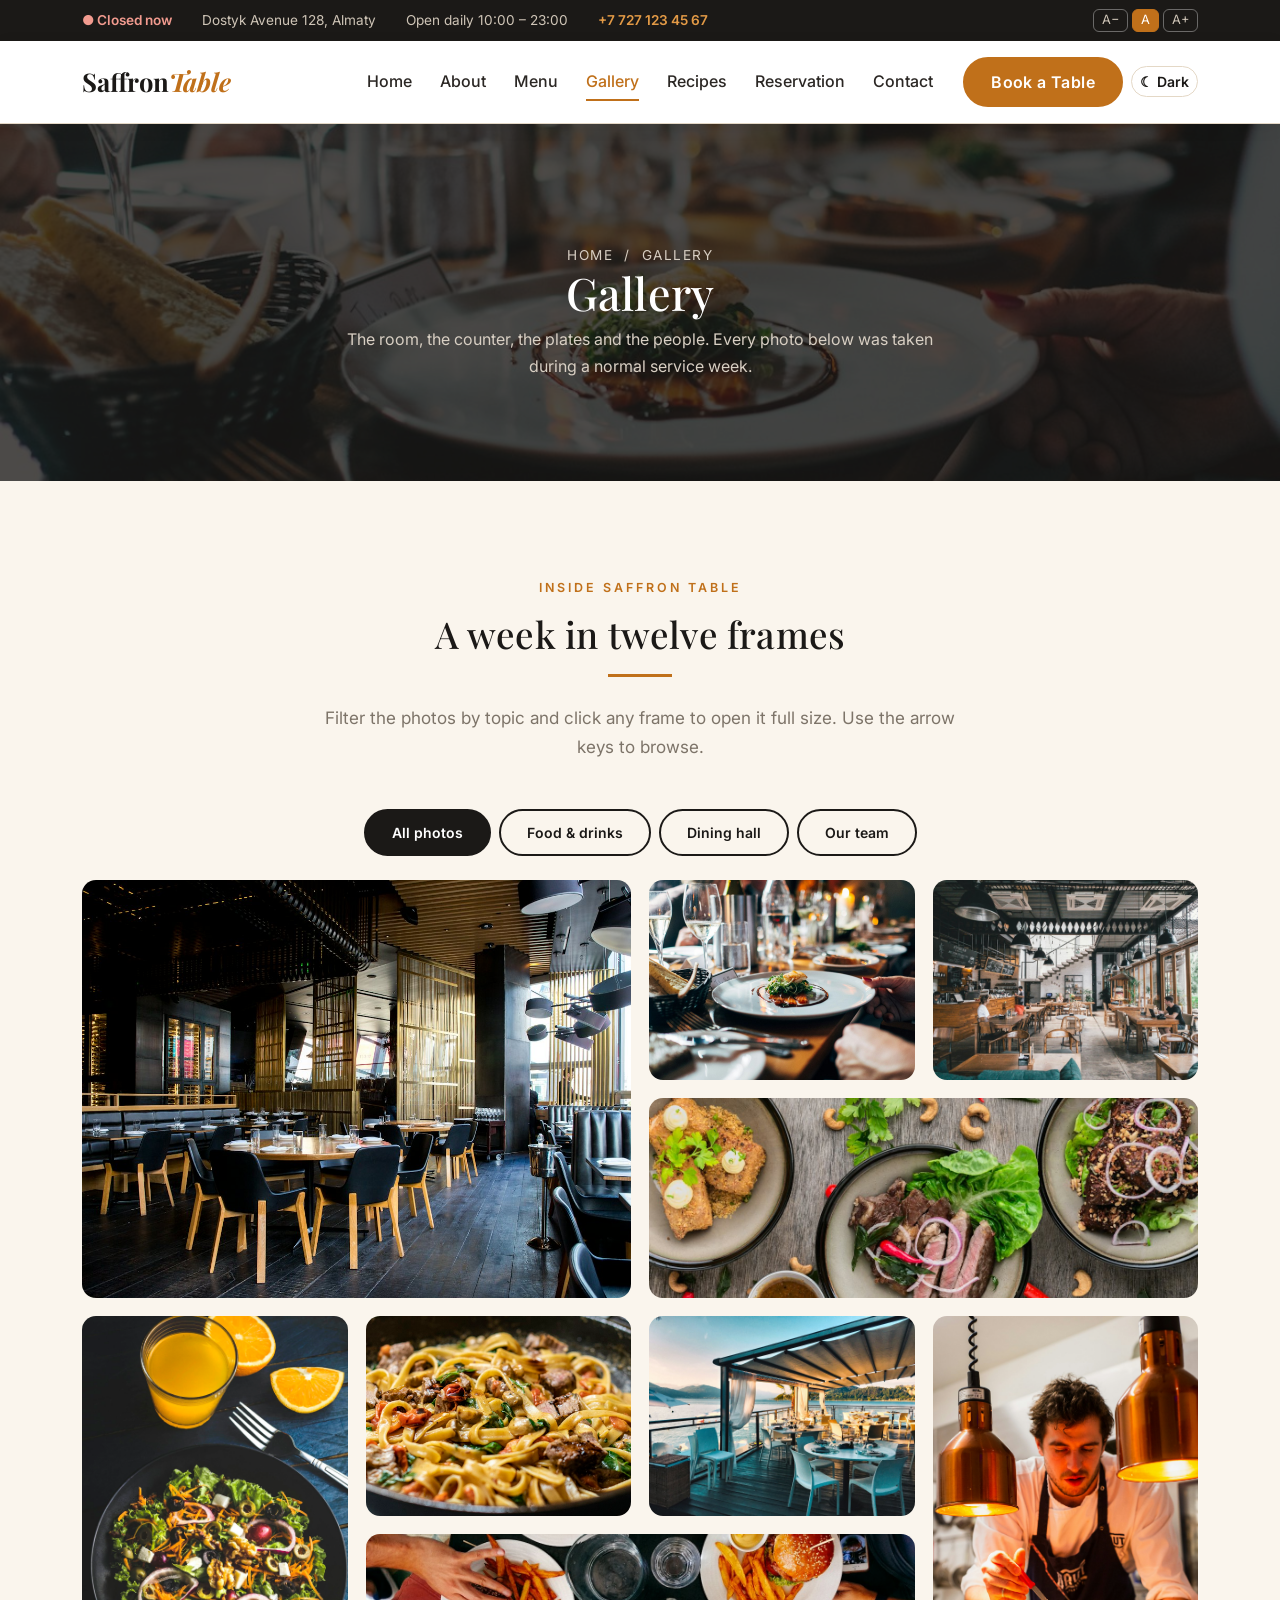
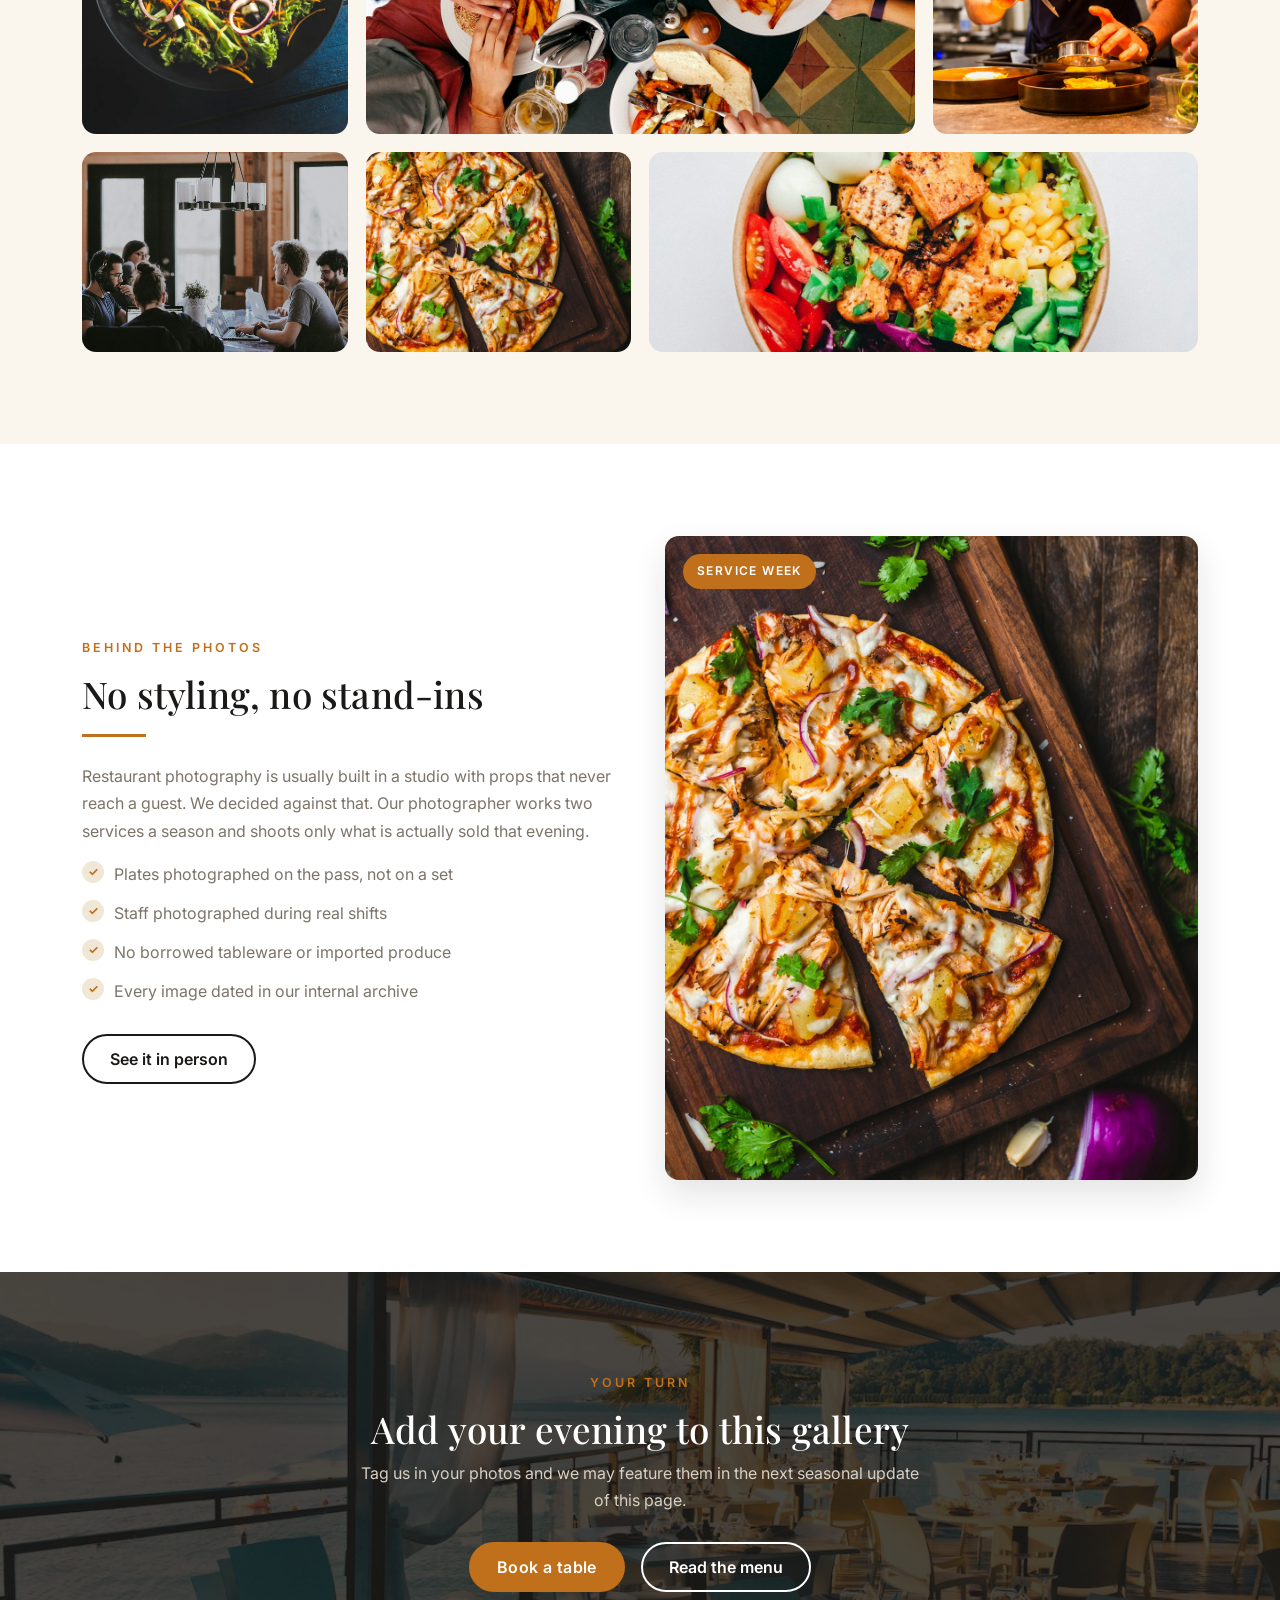
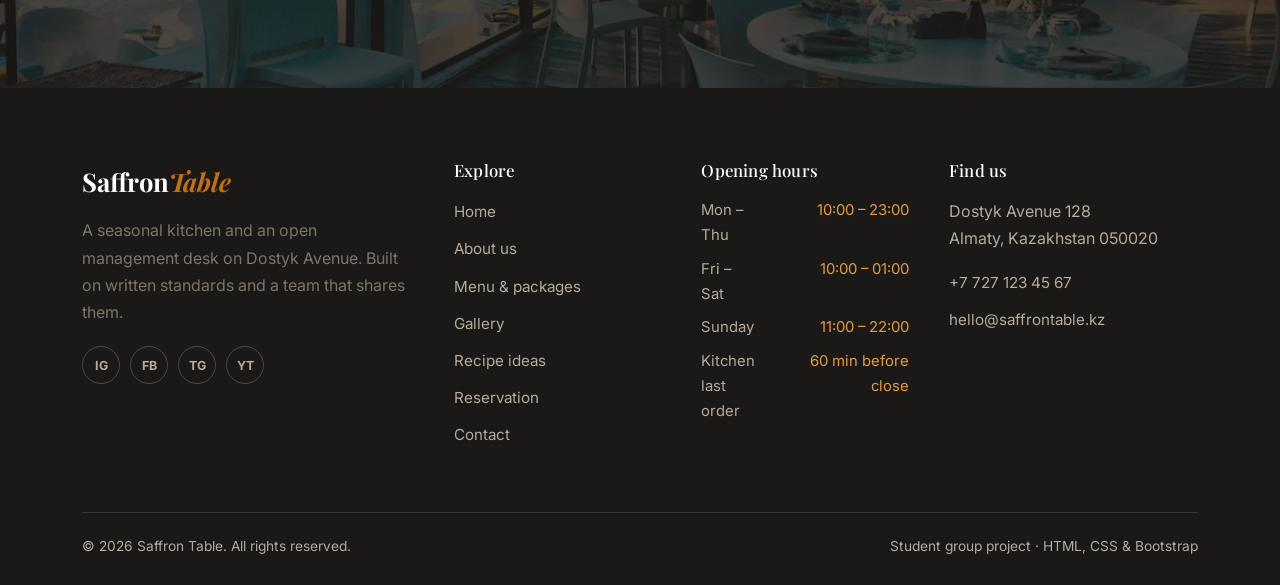
<file: gallery.html>
<!DOCTYPE html>
<html lang="en">
  <head>
    <meta charset="UTF-8" />
    <meta name="viewport" content="width=device-width, initial-scale=1" />
    <meta name="description" content="Photo gallery of the Saffron Table dining room, open kitchen, seasonal plates and private events in Almaty." />
    <title>Gallery | Saffron Table</title>
    <link rel="preconnect" href="https://fonts.googleapis.com" />
    <link rel="preconnect" href="https://fonts.gstatic.com" crossorigin />
    <link href="https://fonts.googleapis.com/css2?family=Playfair+Display:wght@600;700&family=Inter:wght@400;500;600;700&display=swap" rel="stylesheet" />
    <link rel="stylesheet" href="vendor/bootstrap/css/bootstrap.min.css" />
    <link rel="stylesheet" href="css/style.css" />
  </head>

  <body id="page-top">
    <header>
      <div id="topbar">
        <div class="container topbar-inner">
          <span class="topbar-item">Dostyk Avenue 128, Almaty</span>
          <span class="topbar-item">Open daily 10:00 &ndash; 23:00</span>
          <a class="topbar-item topbar-link" href="tel:+77271234567">+7 727 123 45 67</a>
        </div>
      </div>

      <nav id="site-nav" class="navbar navbar-expand-lg sticky-top">
        <div class="container">
          <a class="navbar-brand" href="index.html">Saffron<span class="brand-accent">Table</span></a>
          <button class="navbar-toggler" type="button" data-bs-toggle="collapse" data-bs-target="#mainMenu" aria-controls="mainMenu" aria-expanded="false" aria-label="Toggle navigation">
            <span class="navbar-toggler-icon"></span>
          </button>
          <div class="collapse navbar-collapse" id="mainMenu">
            <ul class="navbar-nav ms-auto align-items-lg-center">
              <li class="nav-item"><a class="nav-link" href="index.html">Home</a></li>
              <li class="nav-item"><a class="nav-link" href="about.html">About</a></li>
              <li class="nav-item"><a class="nav-link" href="menu.html">Menu</a></li>
              <li class="nav-item"><a class="nav-link active" href="gallery.html">Gallery</a></li>
              <li class="nav-item"><a class="nav-link" href="recipes.html">Recipes</a></li>
              <li class="nav-item"><a class="nav-link" href="reservation.html">Reservation</a></li>
              <li class="nav-item"><a class="nav-link" href="contact.html">Contact</a></li>
              <li class="nav-item ms-lg-3 mt-2 mt-lg-0">
                <a class="btn btn-saffron" href="reservation.html">Book a Table</a>
              </li>
            </ul>
          </div>
        </div>
      </nav>
    </header>

    <main>
      <section class="page-head">
        <div class="page-head-overlay"></div>
        <div class="container page-head-content">
          <p class="breadcrumb-line">Home &nbsp;/&nbsp; Gallery</p>
          <h1>Gallery</h1>
          <p>
            The room, the counter, the plates and the people. Every photo below was taken during a
            normal service week.
          </p>
        </div>
      </section>

      <section class="section section-cream">
        <div class="container">
          <div class="text-center mb-5">
            <span class="eyebrow">Inside Saffron Table</span>
            <h2>A week in twelve frames</h2>
            <hr class="divider divider-center" />
            <p class="lead-text mx-auto">
              Filter the photos by topic and click any frame to open it full size. Use the arrow keys to browse.
            </p>
          </div>

          <div class="gallery-filter d-flex flex-wrap justify-content-center gap-2 mb-4" role="group" aria-label="Filter photos">
            <button type="button" class="btn btn-outline-ink btn-sm active" data-filter="all">All photos</button>
            <button type="button" class="btn btn-outline-ink btn-sm" data-filter="food">Food &amp; drinks</button>
            <button type="button" class="btn btn-outline-ink btn-sm" data-filter="hall">Dining hall</button>
            <button type="button" class="btn btn-outline-ink btn-sm" data-filter="team">Our team</button>
          </div>

          <div class="gallery-grid" id="gallery-grid"></div>
        </div>
      </section>

      <section class="section section-white">
        <div class="container">
          <div class="split">
            <div class="split-body">
              <span class="eyebrow">Behind the photos</span>
              <h2>No styling, no stand-ins</h2>
              <hr class="divider" />
              <p>
                Restaurant photography is usually built in a studio with props that never reach a
                guest. We decided against that. Our photographer works two services a season and
                shoots only what is actually sold that evening.
              </p>
              <ul class="check-list">
                <li>Plates photographed on the pass, not on a set</li>
                <li>Staff photographed during real shifts</li>
                <li>No borrowed tableware or imported produce</li>
                <li>Every image dated in our internal archive</li>
              </ul>
              <a class="btn btn-outline-ink mt-3" href="reservation.html">See it in person</a>
            </div>
            <div class="split-media">
              <div class="frame">
                <span class="frame-tag">Service week</span>
                <img src="images/dish-3.jpg" alt="Baked flatbread resting on a wooden board" />
              </div>
            </div>
          </div>
        </div>
      </section>

      <section class="cta-band">
        <div class="cta-overlay"></div>
        <div class="container cta-content">
          <span class="eyebrow">Your turn</span>
          <h2>Add your evening to this gallery</h2>
          <p>
            Tag us in your photos and we may feature them in the next seasonal update of this page.
          </p>
          <div class="d-flex flex-wrap justify-content-center gap-3">
            <a class="btn btn-saffron" href="reservation.html">Book a table</a>
            <a class="btn btn-ghost" href="menu.html">Read the menu</a>
          </div>
        </div>
      </section>
    </main>

    <footer id="site-footer">
      <div class="container">
        <div class="footer-grid">
          <div>
            <a class="footer-brand" href="index.html">Saffron<span class="brand-accent">Table</span></a>
            <p>
              A seasonal kitchen and an open management desk on Dostyk Avenue. Built on written
              standards and a team that shares them.
            </p>
            <div class="social-row">
              <a href="https://instagram.com" aria-label="Instagram">IG</a>
              <a href="https://facebook.com" aria-label="Facebook">FB</a>
              <a href="https://t.me" aria-label="Telegram">TG</a>
              <a href="https://youtube.com" aria-label="YouTube">YT</a>
            </div>
          </div>

          <div>
            <h3>Explore</h3>
            <ul class="footer-links">
              <li><a href="index.html">Home</a></li>
              <li><a href="about.html">About us</a></li>
              <li><a href="menu.html">Menu &amp; packages</a></li>
              <li><a href="gallery.html">Gallery</a></li>
              <li><a href="recipes.html">Recipe ideas</a></li>
              <li><a href="reservation.html">Reservation</a></li>
              <li><a href="contact.html">Contact</a></li>
            </ul>
          </div>

          <div>
            <h3>Opening hours</h3>
            <dl class="footer-hours">
              <dt>Mon &ndash; Thu</dt>
              <dd>10:00 &ndash; 23:00</dd>
              <dt>Fri &ndash; Sat</dt>
              <dd>10:00 &ndash; 01:00</dd>
              <dt>Sunday</dt>
              <dd>11:00 &ndash; 22:00</dd>
              <dt>Kitchen last order</dt>
              <dd>60 min before close</dd>
            </dl>
          </div>

          <div>
            <h3>Find us</h3>
            <address>
              Dostyk Avenue 128<br />
              Almaty, Kazakhstan 050020
            </address>
            <ul class="footer-links mt-3">
              <li><a href="tel:+77271234567">+7 727 123 45 67</a></li>
              <li><a href="mailto:hello@saffrontable.kz">hello@saffrontable.kz</a></li>
            </ul>
          </div>
        </div>

        <div class="footer-bottom">
          <span>&copy; 2026 Saffron Table. All rights reserved.</span>
          <span>Student group project &middot; HTML, CSS &amp; Bootstrap</span>
        </div>
      </div>
    </footer>

    <div class="lightbox" id="lightbox" role="dialog" aria-modal="true" aria-label="Photo viewer" aria-hidden="true">
      <button type="button" class="lightbox-close" aria-label="Close">&times;</button>
      <button type="button" class="lightbox-prev" aria-label="Previous photo">&lsaquo;</button>
      <figure class="lightbox-frame">
        <img src="images/hero.jpg" alt="" />
        <figcaption class="lightbox-caption"></figcaption>
      </figure>
      <button type="button" class="lightbox-next" aria-label="Next photo">&rsaquo;</button>
    </div>

    <a id="back-to-top" href="#page-top" aria-label="Back to top">&uarr;</a>

    <script src="vendor/jquery/jquery-3.7.1.min.js"></script>
    <script src="vendor/bootstrap/js/bootstrap.bundle.min.js"></script>
    <script src="js/storage.js"></script>
    <script src="js/main.js"></script>
    <script src="js/data.js"></script>
    <script src="js/gallery.js"></script>
  </body>
</html>
</file>
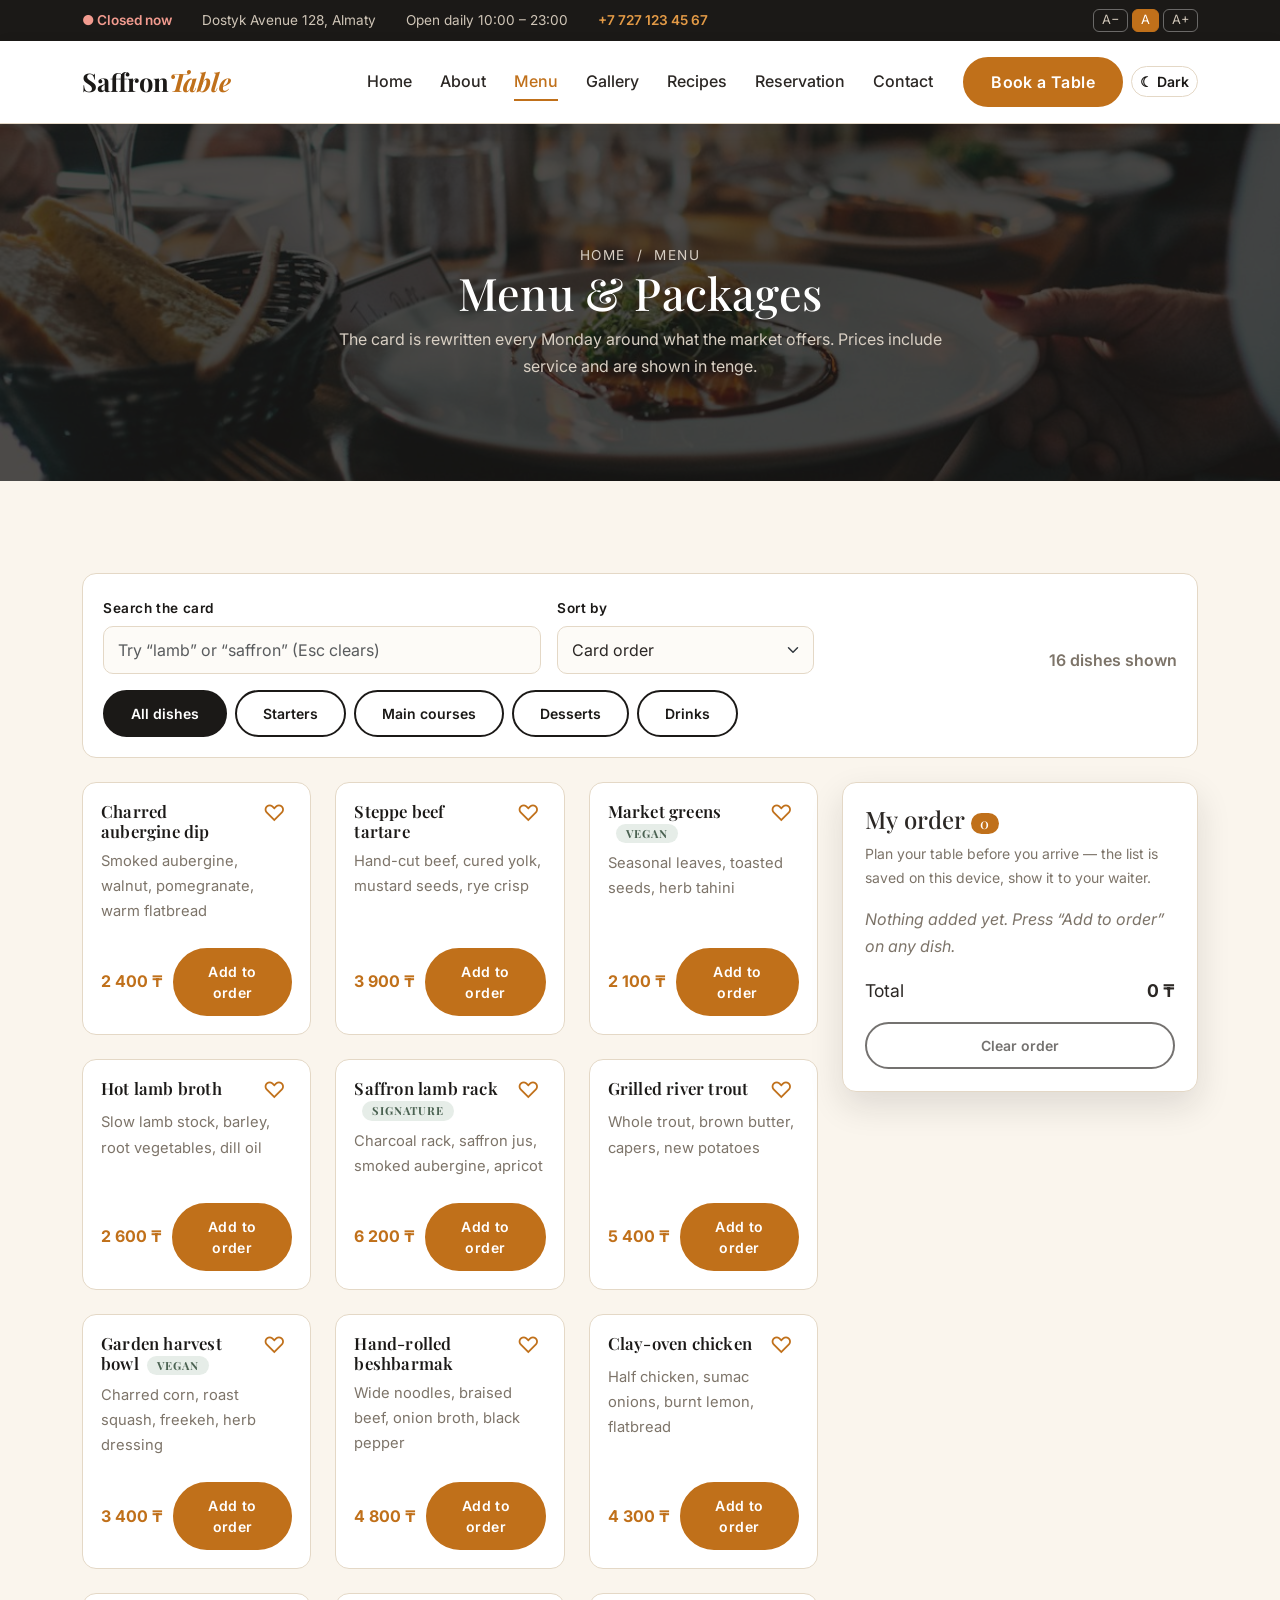
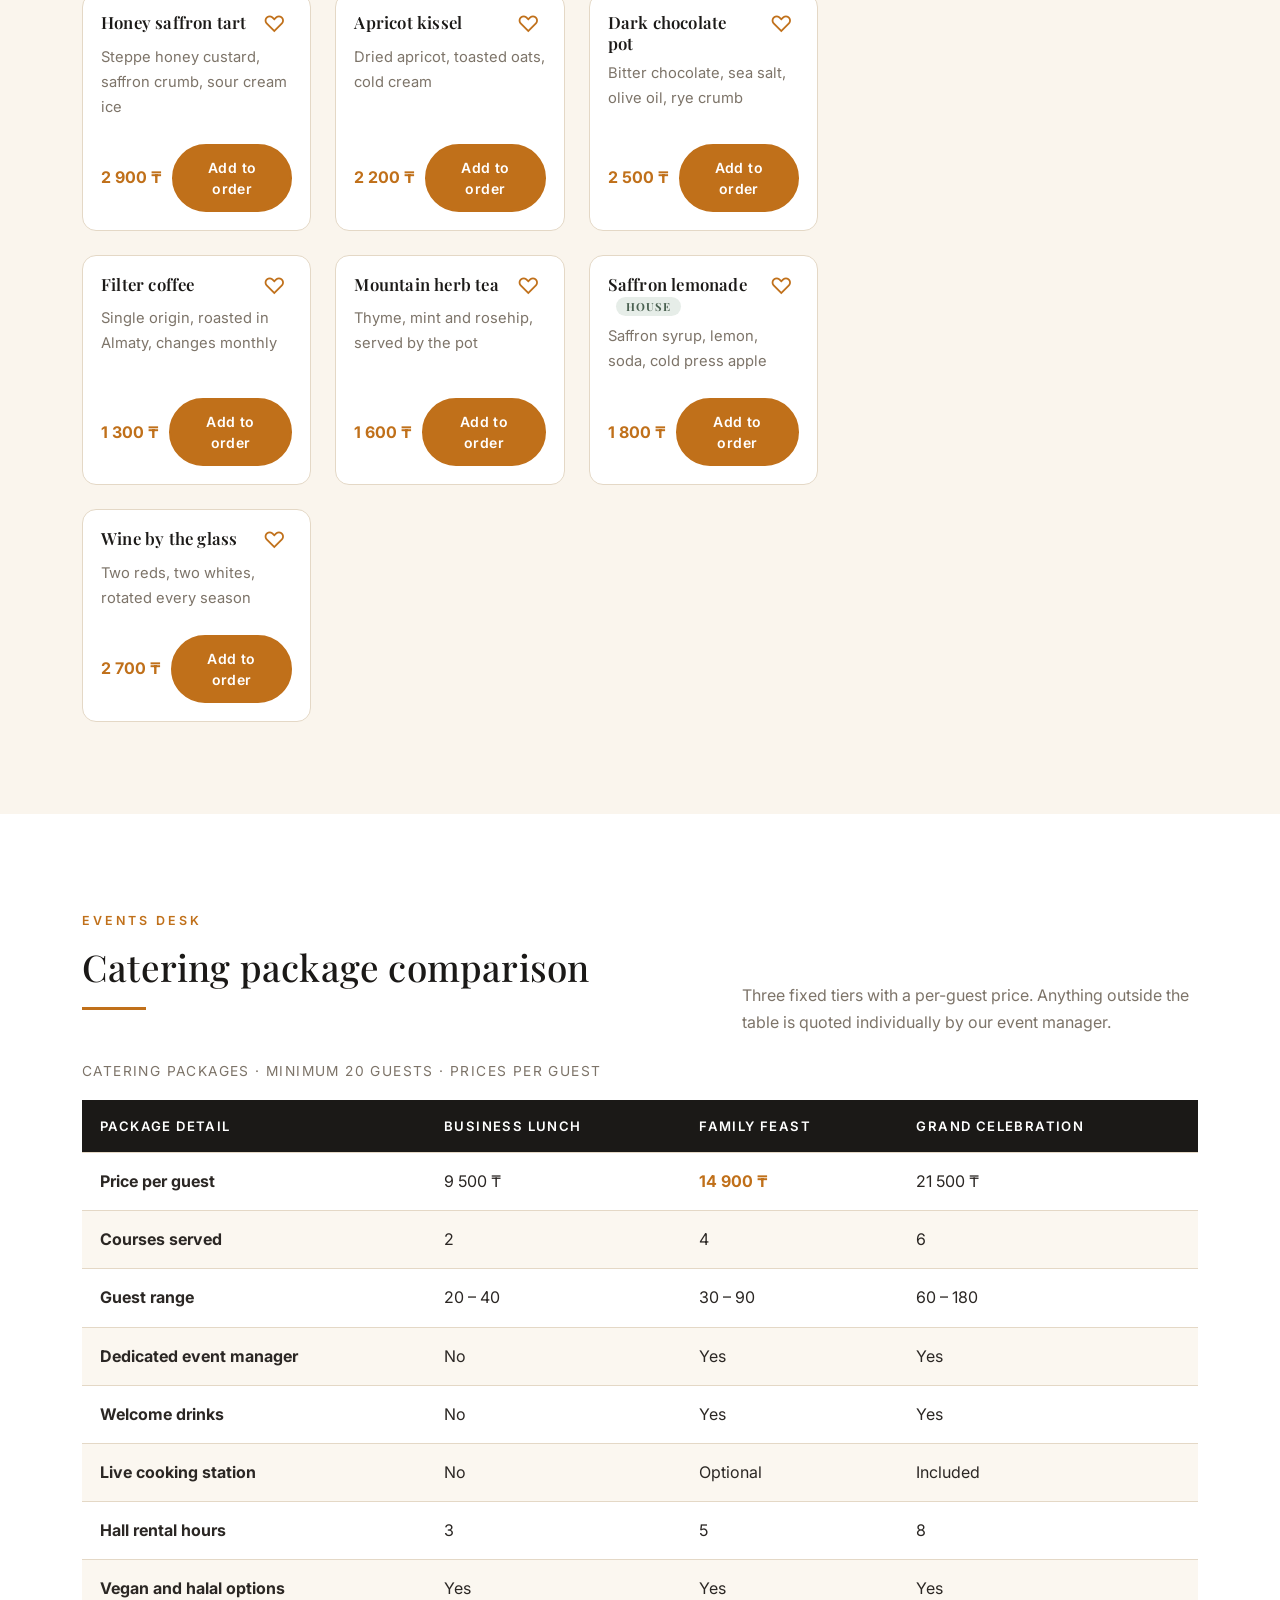
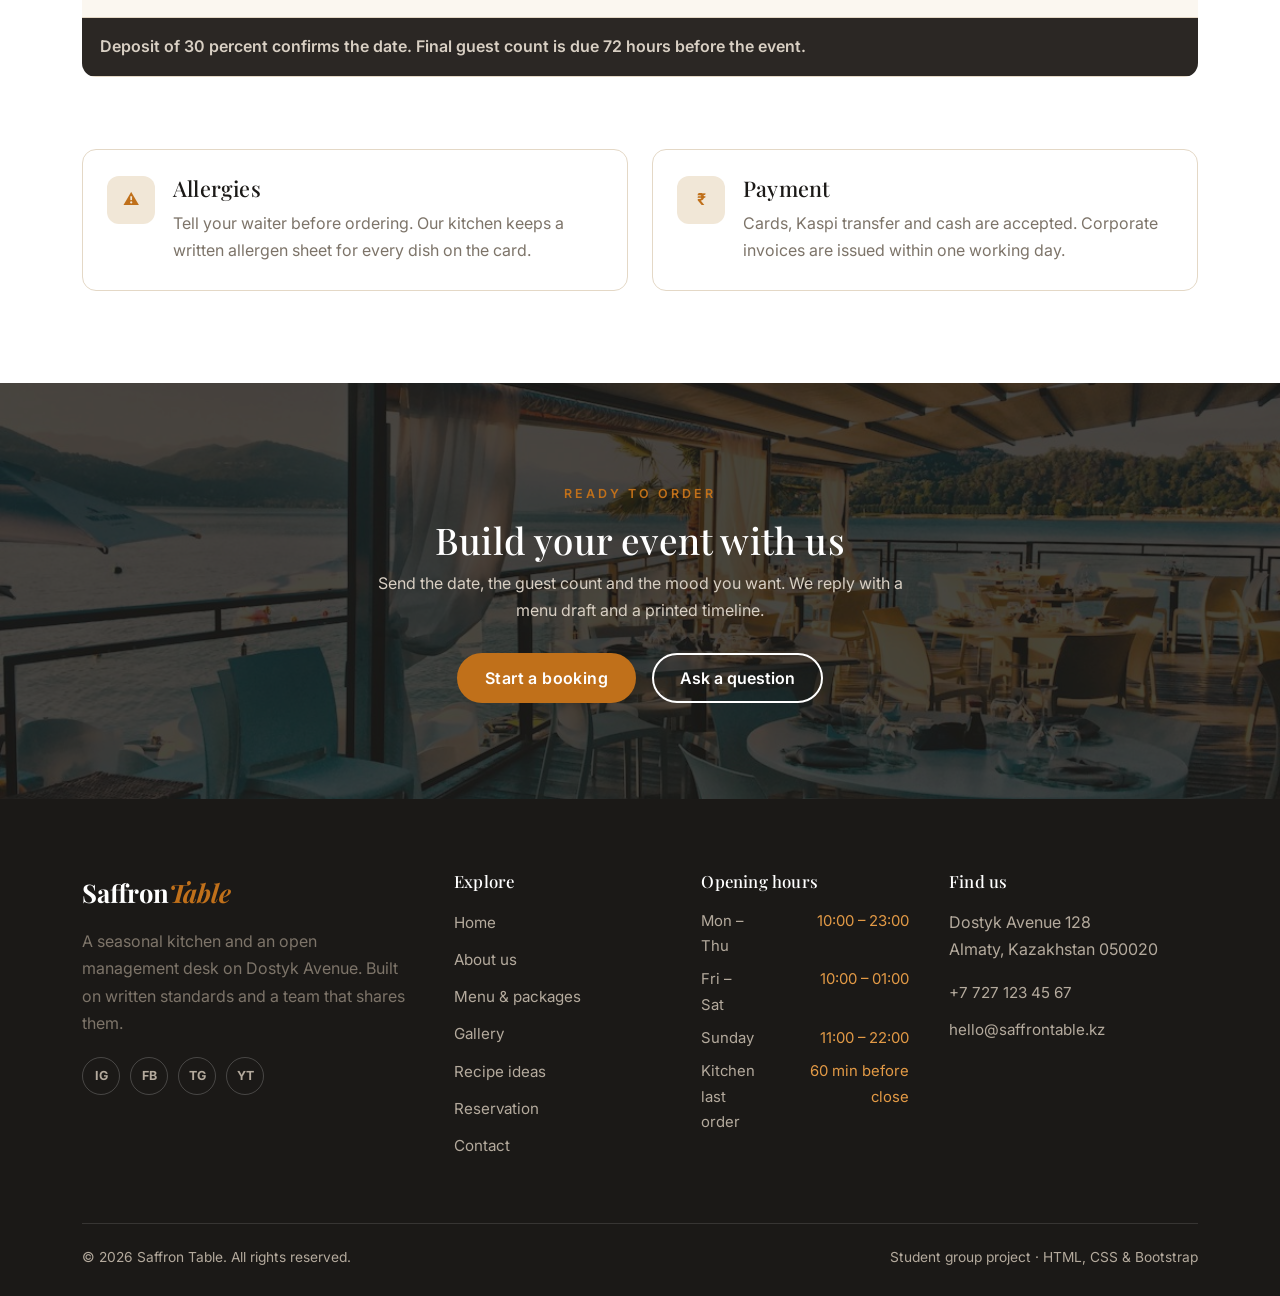
<file: menu.html>
<!DOCTYPE html>
<html lang="en">
  <head>
    <meta charset="UTF-8" />
    <meta name="viewport" content="width=device-width, initial-scale=1" />
    <meta name="description" content="Seasonal menu of Saffron Table with starters, main courses, desserts, drinks and a comparison table of three catering packages." />
    <title>Menu &amp; Packages | Saffron Table</title>
    <link rel="preconnect" href="https://fonts.googleapis.com" />
    <link rel="preconnect" href="https://fonts.gstatic.com" crossorigin />
    <link href="https://fonts.googleapis.com/css2?family=Playfair+Display:wght@600;700&family=Inter:wght@400;500;600;700&display=swap" rel="stylesheet" />
    <link rel="stylesheet" href="vendor/bootstrap/css/bootstrap.min.css" />
    <link rel="stylesheet" href="css/style.css" />
  </head>

  <body id="page-top">
    <header>
      <div id="topbar">
        <div class="container topbar-inner">
          <span class="topbar-item">Dostyk Avenue 128, Almaty</span>
          <span class="topbar-item">Open daily 10:00 &ndash; 23:00</span>
          <a class="topbar-item topbar-link" href="tel:+77271234567">+7 727 123 45 67</a>
        </div>
      </div>

      <nav id="site-nav" class="navbar navbar-expand-lg sticky-top">
        <div class="container">
          <a class="navbar-brand" href="index.html">Saffron<span class="brand-accent">Table</span></a>
          <button class="navbar-toggler" type="button" data-bs-toggle="collapse" data-bs-target="#mainMenu" aria-controls="mainMenu" aria-expanded="false" aria-label="Toggle navigation">
            <span class="navbar-toggler-icon"></span>
          </button>
          <div class="collapse navbar-collapse" id="mainMenu">
            <ul class="navbar-nav ms-auto align-items-lg-center">
              <li class="nav-item"><a class="nav-link" href="index.html">Home</a></li>
              <li class="nav-item"><a class="nav-link" href="about.html">About</a></li>
              <li class="nav-item"><a class="nav-link active" href="menu.html">Menu</a></li>
              <li class="nav-item"><a class="nav-link" href="gallery.html">Gallery</a></li>
              <li class="nav-item"><a class="nav-link" href="recipes.html">Recipes</a></li>
              <li class="nav-item"><a class="nav-link" href="reservation.html">Reservation</a></li>
              <li class="nav-item"><a class="nav-link" href="contact.html">Contact</a></li>
              <li class="nav-item ms-lg-3 mt-2 mt-lg-0">
                <a class="btn btn-saffron" href="reservation.html">Book a Table</a>
              </li>
            </ul>
          </div>
        </div>
      </nav>
    </header>

    <main>
      <section class="page-head">
        <div class="page-head-overlay"></div>
        <div class="container page-head-content">
          <p class="breadcrumb-line">Home &nbsp;/&nbsp; Menu</p>
          <h1>Menu &amp; Packages</h1>
          <p>
            The card is rewritten every Monday around what the market offers. Prices include service
            and are shown in tenge.
          </p>
        </div>
      </section>

      <section class="section section-cream">
        <div class="container">
          <div class="menu-toolbar mb-4">
            <div class="row g-3 align-items-end">
              <div class="col-lg-5">
                <label class="form-label" for="menu-search">Search the card</label>
                <input class="form-control" type="search" id="menu-search" placeholder="Try &ldquo;lamb&rdquo; or &ldquo;saffron&rdquo; (Esc clears)" autocomplete="off" />
              </div>
              <div class="col-sm-6 col-lg-3">
                <label class="form-label" for="menu-sort">Sort by</label>
                <select class="form-select" id="menu-sort">
                  <option value="default">Card order</option>
                  <option value="price-asc">Price: low to high</option>
                  <option value="price-desc">Price: high to low</option>
                </select>
              </div>
              <div class="col-sm-6 col-lg-4 text-lg-end">
                <span class="dish-count" id="dish-count" aria-live="polite"></span>
              </div>
            </div>
            <div class="d-flex flex-wrap gap-2 mt-3" id="category-filters" role="group" aria-label="Filter by category"></div>
          </div>

          <div class="row g-4">
            <div class="col-lg-8">
              <div class="row g-4" id="dish-grid"></div>
              <p class="menu-empty" id="menu-empty" hidden>No dishes match your search. Try another word or category.</p>
            </div>

            <aside class="col-lg-4">
              <div class="order-panel" id="order-panel">
                <h2 class="h4">My order <span class="order-badge" id="order-count">0</span></h2>
                <p class="small mb-3">Plan your table before you arrive &mdash; the list is saved on this device, show it to your waiter.</p>
                <ul class="order-list" id="order-list"></ul>
                <p class="order-empty" id="order-empty">Nothing added yet. Press &ldquo;Add to order&rdquo; on any dish.</p>
                <div class="order-total">
                  <span>Total</span>
                  <strong id="order-total">0 &#8376;</strong>
                </div>
                <button type="button" class="btn btn-outline-ink btn-sm w-100 mt-3" id="order-clear">Clear order</button>
              </div>
            </aside>
          </div>
        </div>
      </section>

      <section class="section section-white" id="packages">
        <div class="container">
          <div class="row align-items-end g-3 mb-4">
            <div class="col-lg-7">
              <span class="eyebrow">Events desk</span>
              <h2>Catering package comparison</h2>
              <hr class="divider" />
            </div>
            <div class="col-lg-5">
              <p class="mb-0">
                Three fixed tiers with a per-guest price. Anything outside the table is quoted
                individually by our event manager.
              </p>
            </div>
          </div>

          <div class="table-responsive">
            <table class="data-table">
              <caption>Catering packages &middot; minimum 20 guests &middot; prices per guest</caption>
              <thead>
                <tr>
                  <th scope="col">Package detail</th>
                  <th scope="col">Business lunch</th>
                  <th scope="col">Family feast</th>
                  <th scope="col">Grand celebration</th>
                </tr>
              </thead>
              <tbody>
                <tr>
                  <th scope="row">Price per guest</th>
                  <td>9 500 &#8376;</td>
                  <td class="table-highlight">14 900 &#8376;</td>
                  <td>21 500 &#8376;</td>
                </tr>
                <tr>
                  <th scope="row">Courses served</th>
                  <td>2</td>
                  <td>4</td>
                  <td>6</td>
                </tr>
                <tr>
                  <th scope="row">Guest range</th>
                  <td>20 &ndash; 40</td>
                  <td>30 &ndash; 90</td>
                  <td>60 &ndash; 180</td>
                </tr>
                <tr>
                  <th scope="row">Dedicated event manager</th>
                  <td>No</td>
                  <td>Yes</td>
                  <td>Yes</td>
                </tr>
                <tr>
                  <th scope="row">Welcome drinks</th>
                  <td>No</td>
                  <td>Yes</td>
                  <td>Yes</td>
                </tr>
                <tr>
                  <th scope="row">Live cooking station</th>
                  <td>No</td>
                  <td>Optional</td>
                  <td>Included</td>
                </tr>
                <tr>
                  <th scope="row">Hall rental hours</th>
                  <td>3</td>
                  <td>5</td>
                  <td>8</td>
                </tr>
                <tr>
                  <th scope="row">Vegan and halal options</th>
                  <td>Yes</td>
                  <td>Yes</td>
                  <td>Yes</td>
                </tr>
              </tbody>
              <tfoot>
                <tr>
                  <td colspan="4">
                    Deposit of 30 percent confirms the date. Final guest count is due 72 hours
                    before the event.
                  </td>
                </tr>
              </tfoot>
            </table>
          </div>

          <div class="row g-4 mt-5">
            <div class="col-md-6">
              <div class="info-card h-100">
                <div class="info-icon">&#9888;</div>
                <div>
                  <h3>Allergies</h3>
                  <p class="mb-0">
                    Tell your waiter before ordering. Our kitchen keeps a written allergen sheet for
                    every dish on the card.
                  </p>
                </div>
              </div>
            </div>
            <div class="col-md-6">
              <div class="info-card h-100">
                <div class="info-icon">&#8377;</div>
                <div>
                  <h3>Payment</h3>
                  <p class="mb-0">
                    Cards, Kaspi transfer and cash are accepted. Corporate invoices are issued
                    within one working day.
                  </p>
                </div>
              </div>
            </div>
          </div>
        </div>
      </section>

      <section class="cta-band">
        <div class="cta-overlay"></div>
        <div class="container cta-content">
          <span class="eyebrow">Ready to order</span>
          <h2>Build your event with us</h2>
          <p>
            Send the date, the guest count and the mood you want. We reply with a menu draft and a
            printed timeline.
          </p>
          <div class="d-flex flex-wrap justify-content-center gap-3">
            <a class="btn btn-saffron" href="reservation.html">Start a booking</a>
            <a class="btn btn-ghost" href="contact.html">Ask a question</a>
          </div>
        </div>
      </section>
    </main>

    <footer id="site-footer">
      <div class="container">
        <div class="footer-grid">
          <div>
            <a class="footer-brand" href="index.html">Saffron<span class="brand-accent">Table</span></a>
            <p>
              A seasonal kitchen and an open management desk on Dostyk Avenue. Built on written
              standards and a team that shares them.
            </p>
            <div class="social-row">
              <a href="https://instagram.com" aria-label="Instagram">IG</a>
              <a href="https://facebook.com" aria-label="Facebook">FB</a>
              <a href="https://t.me" aria-label="Telegram">TG</a>
              <a href="https://youtube.com" aria-label="YouTube">YT</a>
            </div>
          </div>

          <div>
            <h3>Explore</h3>
            <ul class="footer-links">
              <li><a href="index.html">Home</a></li>
              <li><a href="about.html">About us</a></li>
              <li><a href="menu.html">Menu &amp; packages</a></li>
              <li><a href="gallery.html">Gallery</a></li>
              <li><a href="recipes.html">Recipe ideas</a></li>
              <li><a href="reservation.html">Reservation</a></li>
              <li><a href="contact.html">Contact</a></li>
            </ul>
          </div>

          <div>
            <h3>Opening hours</h3>
            <dl class="footer-hours">
              <dt>Mon &ndash; Thu</dt>
              <dd>10:00 &ndash; 23:00</dd>
              <dt>Fri &ndash; Sat</dt>
              <dd>10:00 &ndash; 01:00</dd>
              <dt>Sunday</dt>
              <dd>11:00 &ndash; 22:00</dd>
              <dt>Kitchen last order</dt>
              <dd>60 min before close</dd>
            </dl>
          </div>

          <div>
            <h3>Find us</h3>
            <address>
              Dostyk Avenue 128<br />
              Almaty, Kazakhstan 050020
            </address>
            <ul class="footer-links mt-3">
              <li><a href="tel:+77271234567">+7 727 123 45 67</a></li>
              <li><a href="mailto:hello@saffrontable.kz">hello@saffrontable.kz</a></li>
            </ul>
          </div>
        </div>

        <div class="footer-bottom">
          <span>&copy; 2026 Saffron Table. All rights reserved.</span>
          <span>Student group project &middot; HTML, CSS &amp; Bootstrap</span>
        </div>
      </div>
    </footer>

    <a id="back-to-top" href="#page-top" aria-label="Back to top">&uarr;</a>

    <script src="vendor/jquery/jquery-3.7.1.min.js"></script>
    <script src="vendor/bootstrap/js/bootstrap.bundle.min.js"></script>
    <script src="js/storage.js"></script>
    <script src="js/main.js"></script>
    <script src="js/data.js"></script>
    <script src="js/models.js"></script>
    <script src="js/menu.js"></script>
  </body>
</html>
</file>
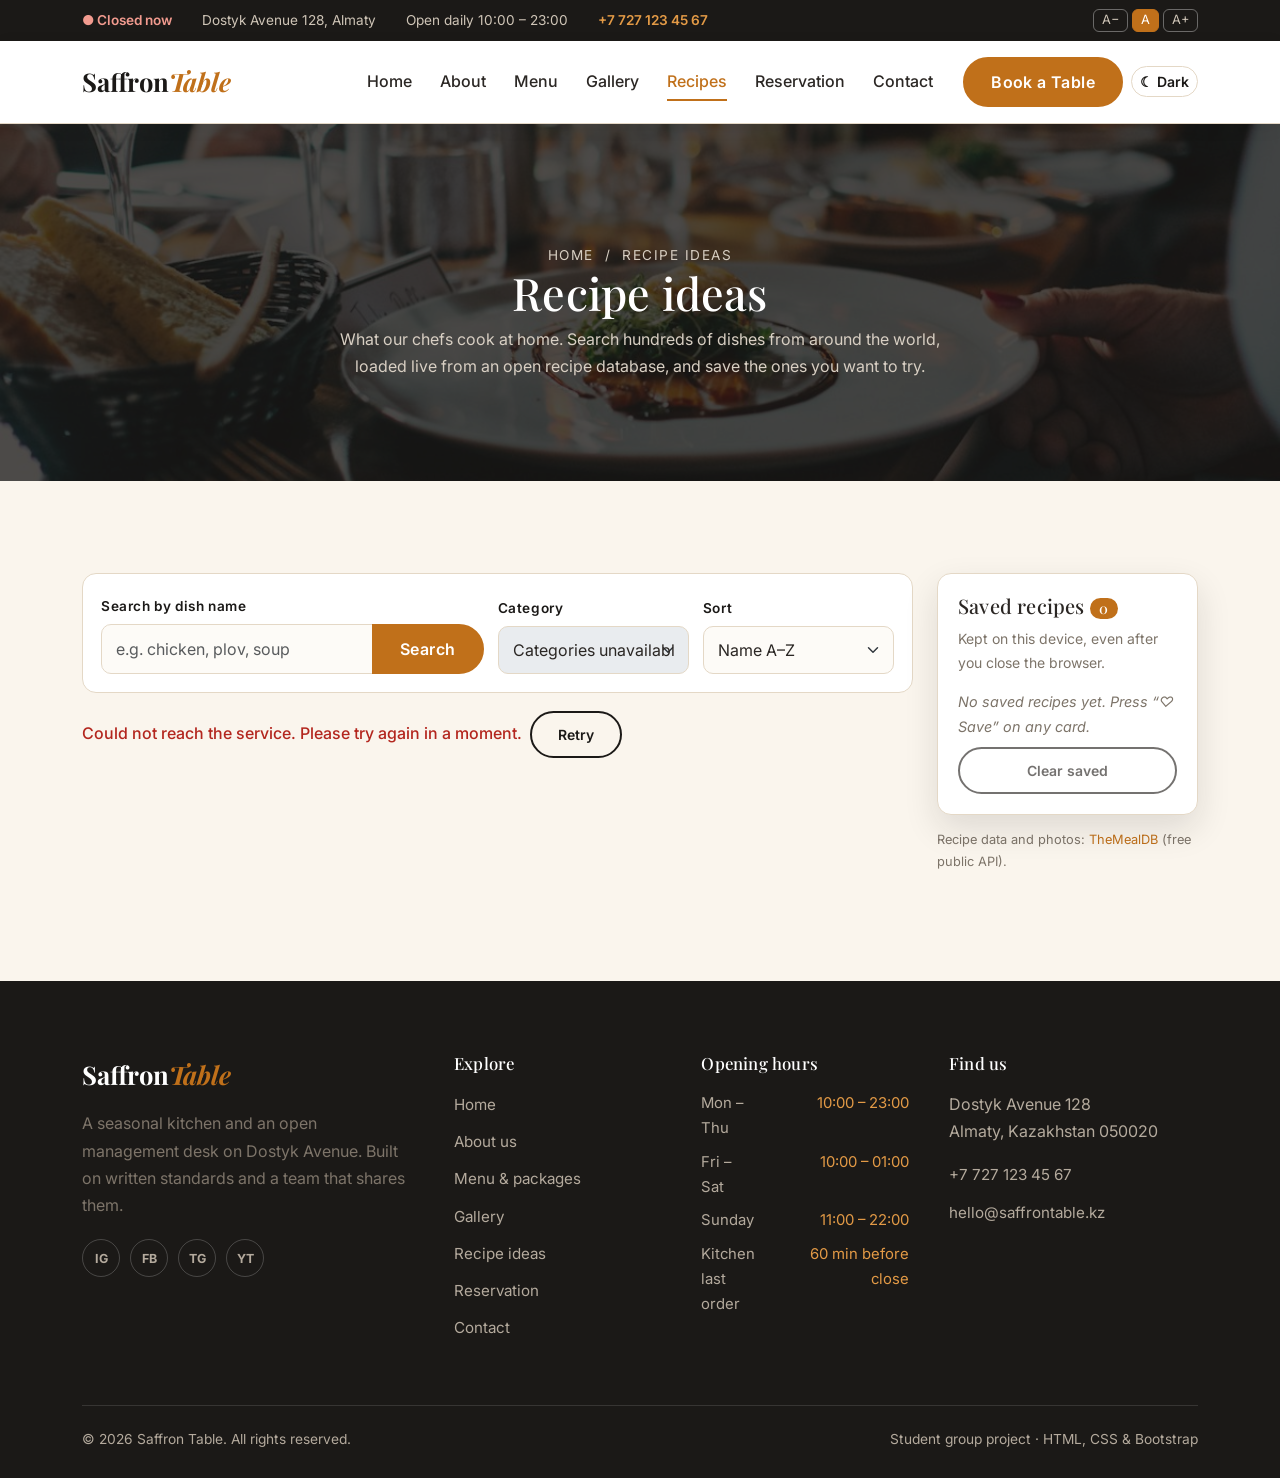
<file: recipes.html>
<!DOCTYPE html>
<html lang="en">
  <head>
    <meta charset="UTF-8" />
    <meta name="viewport" content="width=device-width, initial-scale=1" />
    <meta name="description" content="Recipe ideas from around the world, loaded live from TheMealDB, chosen by the Saffron Table kitchen in Almaty." />
    <title>Recipe Ideas | Saffron Table</title>
    <link rel="preconnect" href="https://fonts.googleapis.com" />
    <link rel="preconnect" href="https://fonts.gstatic.com" crossorigin />
    <link href="https://fonts.googleapis.com/css2?family=Playfair+Display:wght@600;700&family=Inter:wght@400;500;600;700&display=swap" rel="stylesheet" />
    <link rel="stylesheet" href="vendor/bootstrap/css/bootstrap.min.css" />
    <link rel="stylesheet" href="css/style.css" />
  </head>

  <body id="page-top">
    <header>
      <div id="topbar">
        <div class="container topbar-inner">
          <span class="topbar-item">Dostyk Avenue 128, Almaty</span>
          <span class="topbar-item">Open daily 10:00 &ndash; 23:00</span>
          <a class="topbar-item topbar-link" href="tel:+77271234567">+7 727 123 45 67</a>
        </div>
      </div>

      <nav id="site-nav" class="navbar navbar-expand-lg sticky-top">
        <div class="container">
          <a class="navbar-brand" href="index.html">Saffron<span class="brand-accent">Table</span></a>
          <button class="navbar-toggler" type="button" data-bs-toggle="collapse" data-bs-target="#mainMenu" aria-controls="mainMenu" aria-expanded="false" aria-label="Toggle navigation">
            <span class="navbar-toggler-icon"></span>
          </button>
          <div class="collapse navbar-collapse" id="mainMenu">
            <ul class="navbar-nav ms-auto align-items-lg-center">
              <li class="nav-item"><a class="nav-link" href="index.html">Home</a></li>
              <li class="nav-item"><a class="nav-link" href="about.html">About</a></li>
              <li class="nav-item"><a class="nav-link" href="menu.html">Menu</a></li>
              <li class="nav-item"><a class="nav-link" href="gallery.html">Gallery</a></li>
              <li class="nav-item"><a class="nav-link active" href="recipes.html">Recipes</a></li>
              <li class="nav-item"><a class="nav-link" href="reservation.html">Reservation</a></li>
              <li class="nav-item"><a class="nav-link" href="contact.html">Contact</a></li>
              <li class="nav-item ms-lg-3 mt-2 mt-lg-0">
                <a class="btn btn-saffron" href="reservation.html">Book a Table</a>
              </li>
            </ul>
          </div>
        </div>
      </nav>
    </header>

    <main>
      <section class="page-head">
        <div class="page-head-overlay"></div>
        <div class="container page-head-content">
          <p class="breadcrumb-line">Home &nbsp;/&nbsp; Recipe ideas</p>
          <h1>Recipe ideas</h1>
          <p>
            What our chefs cook at home. Search hundreds of dishes from around the world, loaded live
            from an open recipe database, and save the ones you want to try.
          </p>
        </div>
      </section>

      <section class="section section-cream">
        <div class="container">
          <div class="row g-4">
            <div class="col-lg-9">
              <form class="recipe-toolbar" id="recipe-form" novalidate>
                <div class="recipe-search-field">
                  <label class="form-label" for="recipe-search">Search by dish name</label>
                  <div class="input-group has-validation">
                    <input class="form-control" type="search" id="recipe-search" placeholder="e.g. chicken, plov, soup" autocomplete="off" aria-describedby="recipe-search-error" />
                    <button class="btn btn-saffron" type="submit">Search</button>
                    <div class="invalid-feedback" id="recipe-search-error"></div>
                  </div>
                </div>
                <div>
                  <label class="form-label" for="recipe-category">Category</label>
                  <select class="form-select" id="recipe-category">
                    <option value="">Choose a category</option>
                  </select>
                </div>
                <div>
                  <label class="form-label" for="recipe-sort">Sort</label>
                  <select class="form-select" id="recipe-sort">
                    <option value="az">Name A&ndash;Z</option>
                    <option value="za">Name Z&ndash;A</option>
                  </select>
                </div>
              </form>

              <p class="recipe-status" id="recipe-status" role="status" aria-live="polite"></p>
              <div class="row g-4" id="recipe-grid"></div>
              <nav class="recipe-pages" id="recipe-pages" aria-label="Recipe pages"></nav>
            </div>

            <aside class="col-lg-3">
              <div class="saved-panel">
                <h2 class="h5">Saved recipes <span class="order-badge" id="saved-count">0</span></h2>
                <p class="small">Kept on this device, even after you close the browser.</p>
                <ul class="saved-list" id="saved-list"></ul>
                <button type="button" class="btn btn-outline-ink btn-sm w-100 mt-2" id="saved-clear">Clear saved</button>
              </div>
              <p class="api-credit">Recipe data and photos: <a href="https://www.themealdb.com/" target="_blank" rel="noopener">TheMealDB</a> (free public API).</p>
            </aside>
          </div>
        </div>
      </section>

      <div class="modal fade" id="recipe-modal" tabindex="-1" aria-labelledby="recipe-modal-title" aria-hidden="true">
        <div class="modal-dialog modal-lg modal-dialog-scrollable">
          <div class="modal-content">
            <div class="modal-header">
              <h2 class="modal-title h4" id="recipe-modal-title">Recipe</h2>
              <button type="button" class="btn-close" data-bs-dismiss="modal" aria-label="Close"></button>
            </div>
            <div class="modal-body" id="recipe-modal-body"></div>
          </div>
        </div>
      </div>
    </main>

    <footer id="site-footer">
      <div class="container">
        <div class="footer-grid">
          <div>
            <a class="footer-brand" href="index.html">Saffron<span class="brand-accent">Table</span></a>
            <p>
              A seasonal kitchen and an open management desk on Dostyk Avenue. Built on written
              standards and a team that shares them.
            </p>
            <div class="social-row">
              <a href="https://instagram.com" aria-label="Instagram">IG</a>
              <a href="https://facebook.com" aria-label="Facebook">FB</a>
              <a href="https://t.me" aria-label="Telegram">TG</a>
              <a href="https://youtube.com" aria-label="YouTube">YT</a>
            </div>
          </div>

          <div>
            <h3>Explore</h3>
            <ul class="footer-links">
              <li><a href="index.html">Home</a></li>
              <li><a href="about.html">About us</a></li>
              <li><a href="menu.html">Menu &amp; packages</a></li>
              <li><a href="gallery.html">Gallery</a></li>
              <li><a href="recipes.html">Recipe ideas</a></li>
              <li><a href="reservation.html">Reservation</a></li>
              <li><a href="contact.html">Contact</a></li>
            </ul>
          </div>

          <div>
            <h3>Opening hours</h3>
            <dl class="footer-hours">
              <dt>Mon &ndash; Thu</dt>
              <dd>10:00 &ndash; 23:00</dd>
              <dt>Fri &ndash; Sat</dt>
              <dd>10:00 &ndash; 01:00</dd>
              <dt>Sunday</dt>
              <dd>11:00 &ndash; 22:00</dd>
              <dt>Kitchen last order</dt>
              <dd>60 min before close</dd>
            </dl>
          </div>

          <div>
            <h3>Find us</h3>
            <address>
              Dostyk Avenue 128<br />
              Almaty, Kazakhstan 050020
            </address>
            <ul class="footer-links mt-3">
              <li><a href="tel:+77271234567">+7 727 123 45 67</a></li>
              <li><a href="mailto:hello@saffrontable.kz">hello@saffrontable.kz</a></li>
            </ul>
          </div>
        </div>

        <div class="footer-bottom">
          <span>&copy; 2026 Saffron Table. All rights reserved.</span>
          <span>Student group project &middot; HTML, CSS &amp; Bootstrap</span>
        </div>
      </div>
    </footer>

    <a id="back-to-top" href="#page-top" aria-label="Back to top">&uarr;</a>

    <script src="vendor/jquery/jquery-3.7.1.min.js"></script>
    <script src="vendor/bootstrap/js/bootstrap.bundle.min.js"></script>
    <script src="js/storage.js"></script>
    <script src="js/main.js"></script>
    <script src="js/api.js"></script>
    <script src="js/models.js"></script>
    <script src="js/recipes.js"></script>
  </body>
</html>
</file>
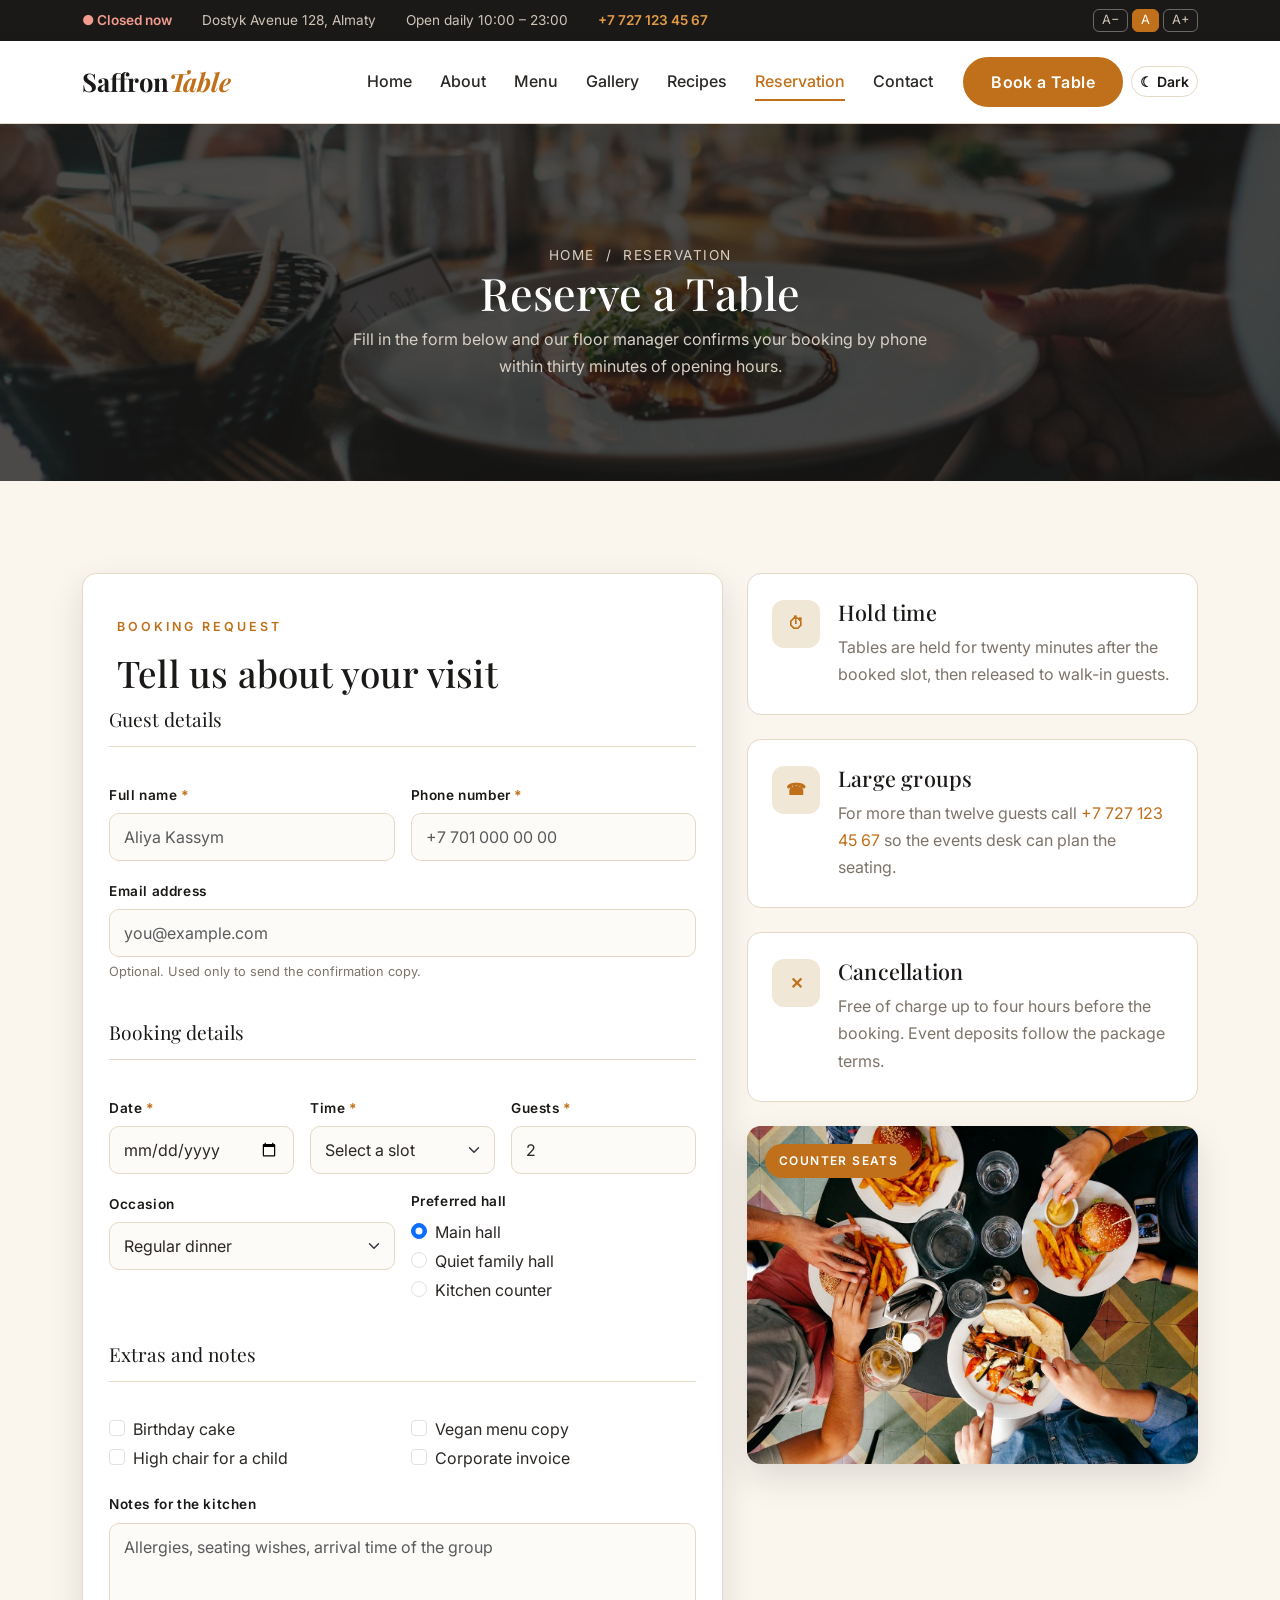
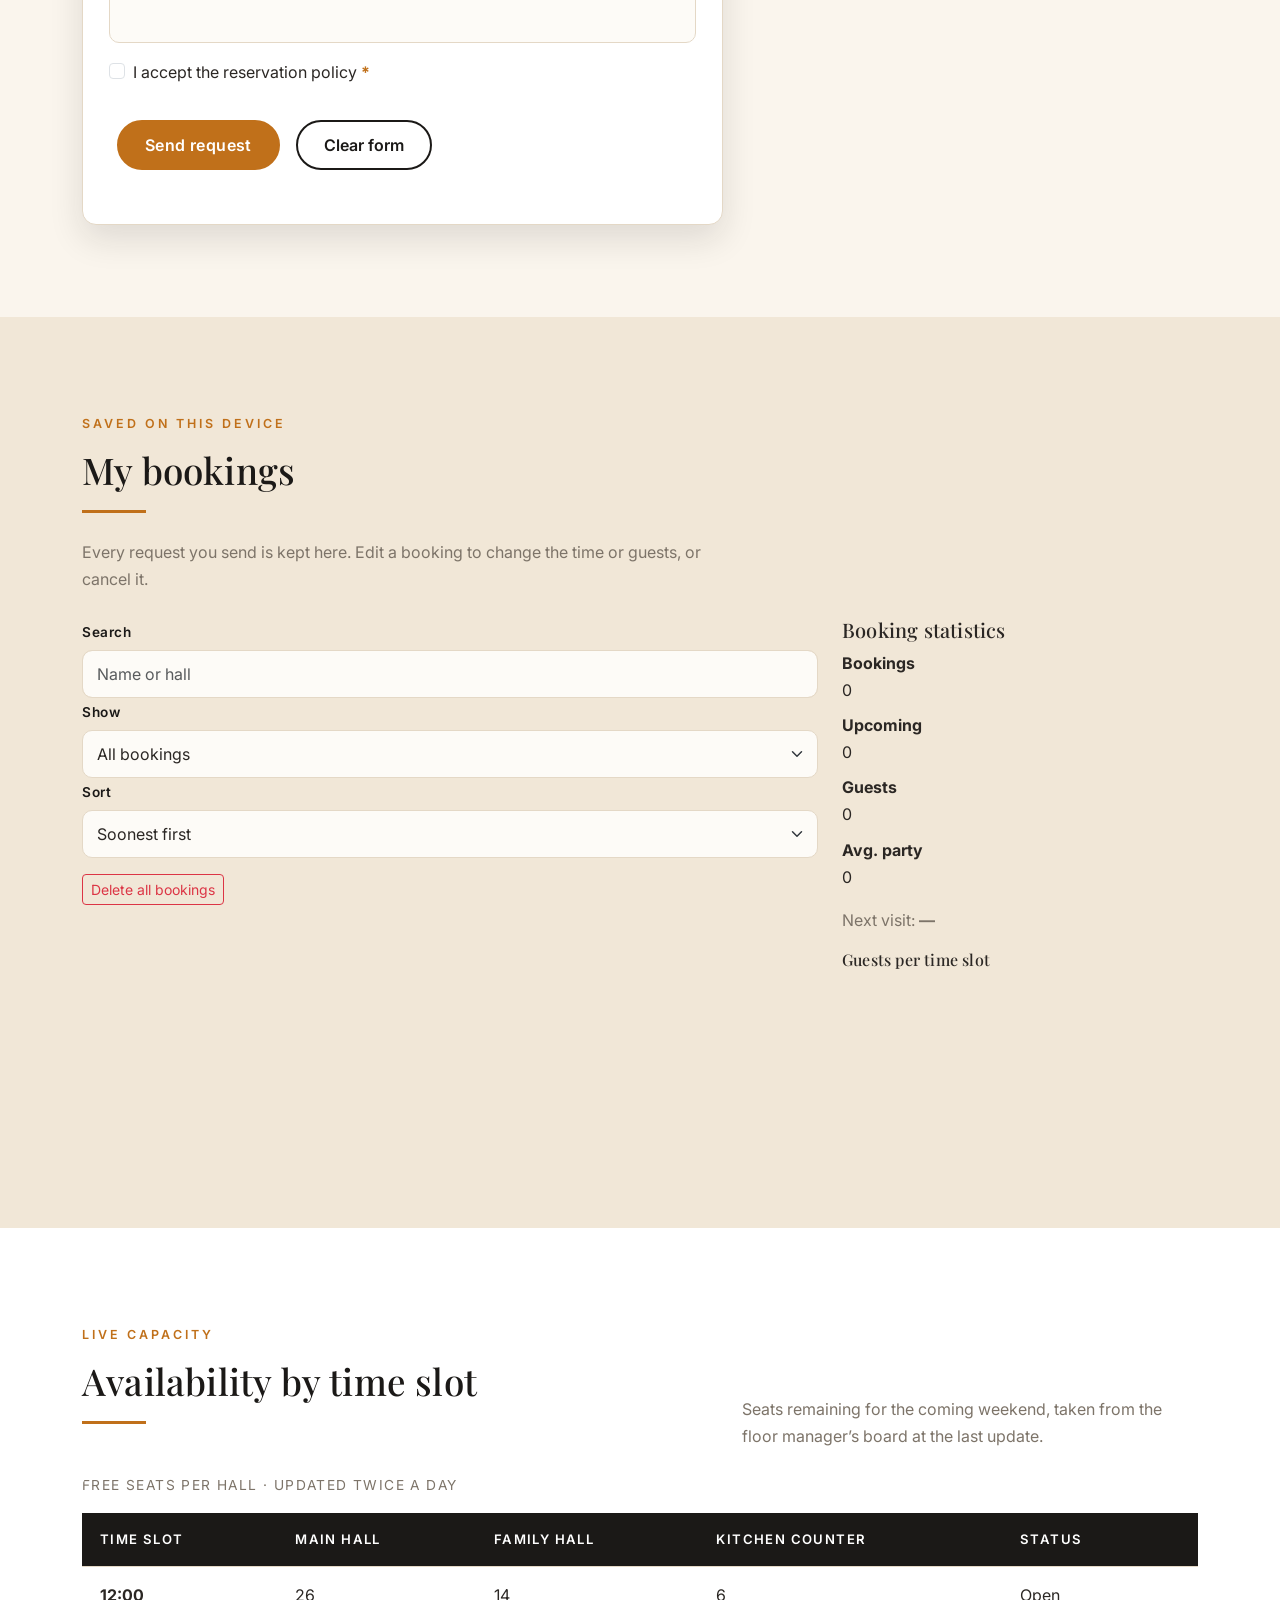
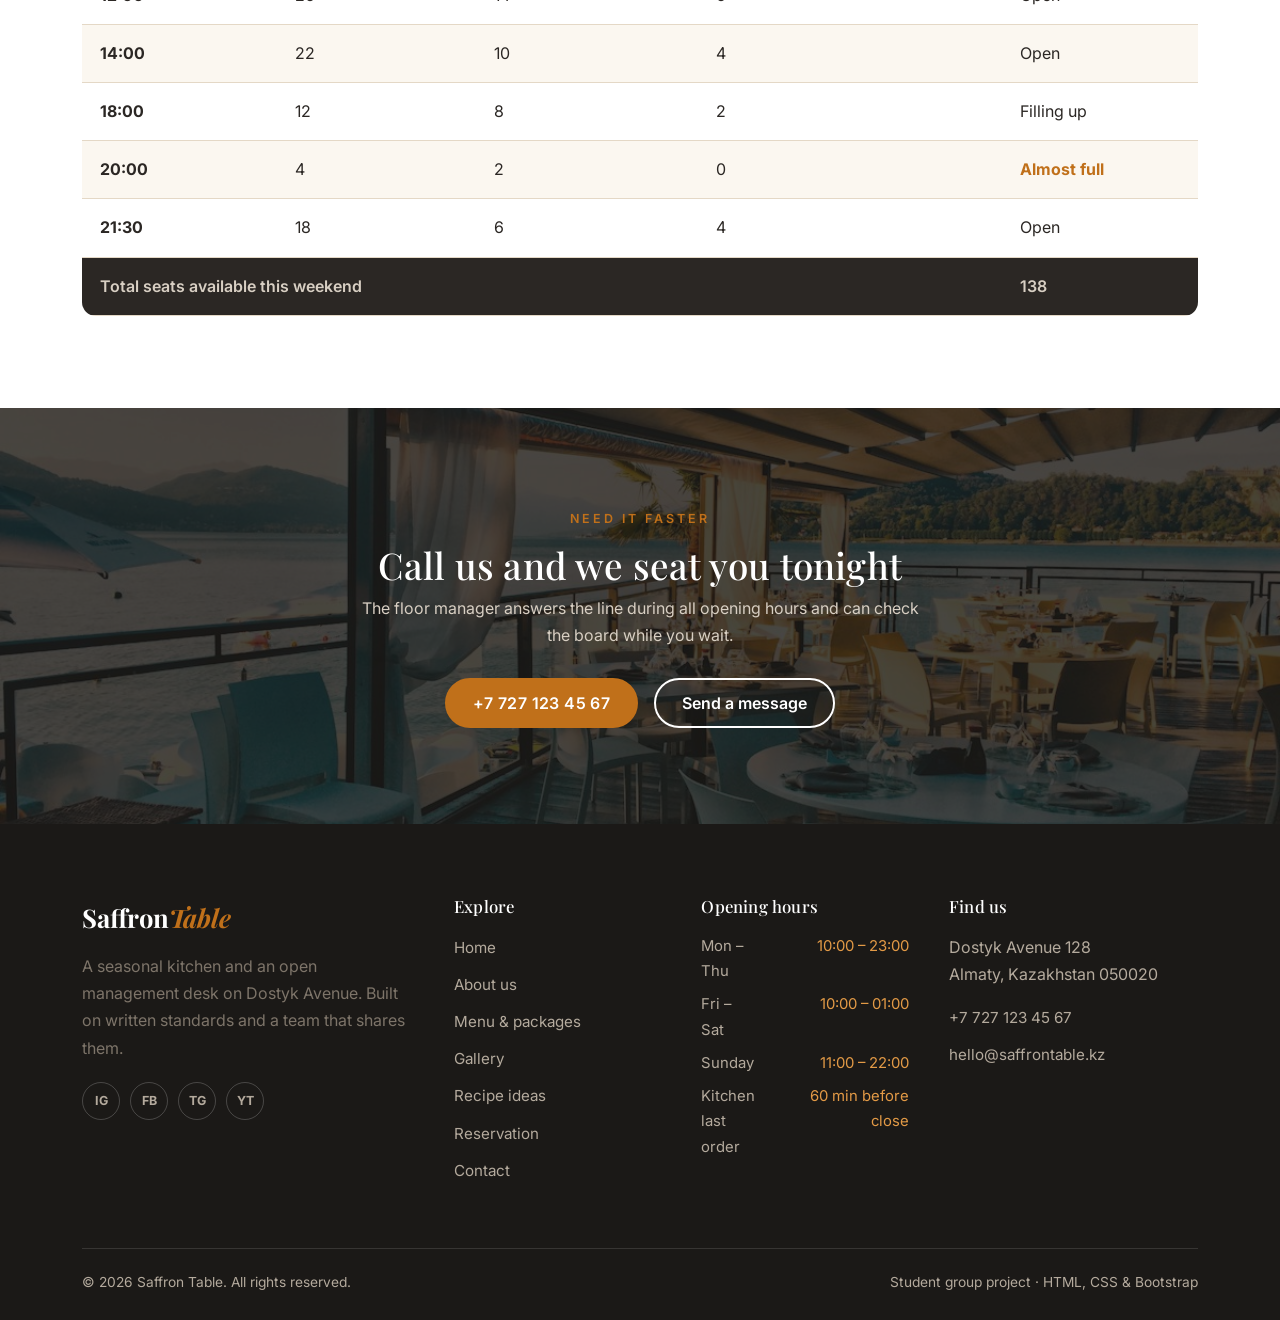
<file: reservation.html>
<!DOCTYPE html>
<html lang="en">
  <head>
    <meta charset="UTF-8" />
    <meta name="viewport" content="width=device-width, initial-scale=1" />
    <meta name="description" content="Reserve a table at Saffron Table in Almaty. Online booking form, hall availability by time slot and our reservation policy." />
    <title>Reservation | Saffron Table</title>
    <link rel="preconnect" href="https://fonts.googleapis.com" />
    <link rel="preconnect" href="https://fonts.gstatic.com" crossorigin />
    <link href="https://fonts.googleapis.com/css2?family=Playfair+Display:wght@600;700&family=Inter:wght@400;500;600;700&display=swap" rel="stylesheet" />
    <link rel="stylesheet" href="vendor/bootstrap/css/bootstrap.min.css" />
    <link rel="stylesheet" href="css/style.css" />
  </head>

  <body id="page-top">
    <header>
      <div id="topbar">
        <div class="container topbar-inner">
          <span class="topbar-item">Dostyk Avenue 128, Almaty</span>
          <span class="topbar-item">Open daily 10:00 &ndash; 23:00</span>
          <a class="topbar-item topbar-link" href="tel:+77271234567">+7 727 123 45 67</a>
        </div>
      </div>

      <nav id="site-nav" class="navbar navbar-expand-lg sticky-top">
        <div class="container">
          <a class="navbar-brand" href="index.html">Saffron<span class="brand-accent">Table</span></a>
          <button class="navbar-toggler" type="button" data-bs-toggle="collapse" data-bs-target="#mainMenu" aria-controls="mainMenu" aria-expanded="false" aria-label="Toggle navigation">
            <span class="navbar-toggler-icon"></span>
          </button>
          <div class="collapse navbar-collapse" id="mainMenu">
            <ul class="navbar-nav ms-auto align-items-lg-center">
              <li class="nav-item"><a class="nav-link" href="index.html">Home</a></li>
              <li class="nav-item"><a class="nav-link" href="about.html">About</a></li>
              <li class="nav-item"><a class="nav-link" href="menu.html">Menu</a></li>
              <li class="nav-item"><a class="nav-link" href="gallery.html">Gallery</a></li>
              <li class="nav-item"><a class="nav-link" href="recipes.html">Recipes</a></li>
              <li class="nav-item"><a class="nav-link active" href="reservation.html">Reservation</a></li>
              <li class="nav-item"><a class="nav-link" href="contact.html">Contact</a></li>
              <li class="nav-item ms-lg-3 mt-2 mt-lg-0">
                <a class="btn btn-saffron" href="#booking-form">Book a Table</a>
              </li>
            </ul>
          </div>
        </div>
      </nav>
    </header>

    <main>
      <section class="page-head">
        <div class="page-head-overlay"></div>
        <div class="container page-head-content">
          <p class="breadcrumb-line">Home &nbsp;/&nbsp; Reservation</p>
          <h1>Reserve a Table</h1>
          <p>
            Fill in the form below and our floor manager confirms your booking by phone within
            thirty minutes of opening hours.
          </p>
        </div>
      </section>

      <section class="section section-cream">
        <div class="container">
          <div class="row g-4 gy-5">
            <div class="col-lg-7" id="booking-form">
              <div class="form-panel">
                <span class="eyebrow">Booking request</span>
                <h2 class="mb-4">Tell us about your visit</h2>

                <div class="alert edit-banner" id="edit-banner" role="status" hidden>
                  Editing booking: <strong id="edit-banner-name"></strong>
                  <button type="button" class="btn btn-sm btn-outline-ink ms-2" id="edit-cancel">Stop editing</button>
                </div>

                <form class="row g-3" id="reservation-form">
                  <fieldset class="col-12">
                    <legend>Guest details</legend>
                    <div class="row g-3">
                      <div class="col-md-6">
                        <label class="form-label" for="guest-name">
                          Full name <span class="required-mark">*</span>
                        </label>
                        <input class="form-control" type="text" id="guest-name" name="guest-name" placeholder="Aliya Kassym" required />
                        <div class="invalid-feedback">Please enter the name for the booking.</div>
                      </div>
                      <div class="col-md-6">
                        <label class="form-label" for="guest-phone">
                          Phone number <span class="required-mark">*</span>
                        </label>
                        <input class="form-control" type="tel" id="guest-phone" name="guest-phone" placeholder="+7 701 000 00 00" required />
                        <div class="invalid-feedback">We need a phone number to confirm.</div>
                      </div>
                      <div class="col-12">
                        <label class="form-label" for="guest-email">Email address</label>
                        <input class="form-control" type="email" id="guest-email" name="guest-email" placeholder="you@example.com" />
                        <span class="form-hint">Optional. Used only to send the confirmation copy.</span>
                      </div>
                    </div>
                  </fieldset>

                  <fieldset class="col-12 mt-4">
                    <legend>Booking details</legend>
                    <div class="row g-3">
                      <div class="col-md-4">
                        <label class="form-label" for="booking-date">
                          Date <span class="required-mark">*</span>
                        </label>
                        <input class="form-control" type="date" id="booking-date" name="booking-date" required />
                        <div class="invalid-feedback">Choose a date for your visit.</div>
                      </div>
                      <div class="col-md-4">
                        <label class="form-label" for="booking-time">
                          Time <span class="required-mark">*</span>
                        </label>
                        <select class="form-select" id="booking-time" name="booking-time" required>
                          <option value="">Select a slot</option>
                          <option value="12:00">12:00 &ndash; lunch</option>
                          <option value="14:00">14:00 &ndash; late lunch</option>
                          <option value="18:00">18:00 &ndash; early dinner</option>
                          <option value="20:00">20:00 &ndash; main dinner</option>
                          <option value="21:30">21:30 &ndash; late seating</option>
                        </select>
                        <div class="invalid-feedback">Pick one of the available slots.</div>
                      </div>
                      <div class="col-md-4">
                        <label class="form-label" for="booking-guests">
                          Guests <span class="required-mark">*</span>
                        </label>
                        <input class="form-control" type="number" id="booking-guests" name="booking-guests" min="1" max="24" value="2" required />
                        <div class="invalid-feedback">Enter a number between 1 and 24.</div>
                      </div>
                      <div class="col-md-6">
                        <label class="form-label" for="booking-occasion">Occasion</label>
                        <select class="form-select" id="booking-occasion" name="booking-occasion">
                          <option value="regular">Regular dinner</option>
                          <option value="birthday">Birthday</option>
                          <option value="business">Business meeting</option>
                          <option value="family">Family gathering</option>
                          <option value="other">Something else</option>
                        </select>
                      </div>
                      <div class="col-md-6">
                        <span class="form-label d-block">Preferred hall</span>
                        <div class="form-check">
                          <input class="form-check-input" type="radio" name="hall" id="hall-main" value="main" checked />
                          <label class="form-check-label" for="hall-main">Main hall</label>
                        </div>
                        <div class="form-check">
                          <input class="form-check-input" type="radio" name="hall" id="hall-family" value="family" />
                          <label class="form-check-label" for="hall-family">Quiet family hall</label>
                        </div>
                        <div class="form-check">
                          <input class="form-check-input" type="radio" name="hall" id="hall-counter" value="counter" />
                          <label class="form-check-label" for="hall-counter">Kitchen counter</label>
                        </div>
                      </div>
                    </div>
                  </fieldset>

                  <fieldset class="col-12 mt-4">
                    <legend>Extras and notes</legend>
                    <div class="row g-3">
                      <div class="col-md-6">
                        <div class="form-check">
                          <input class="form-check-input" type="checkbox" id="extra-cake" name="extras" value="cake" />
                          <label class="form-check-label" for="extra-cake">Birthday cake</label>
                        </div>
                        <div class="form-check">
                          <input class="form-check-input" type="checkbox" id="extra-highchair" name="extras" value="highchair" />
                          <label class="form-check-label" for="extra-highchair">High chair for a child</label>
                        </div>
                      </div>
                      <div class="col-md-6">
                        <div class="form-check">
                          <input class="form-check-input" type="checkbox" id="extra-vegan" name="extras" value="vegan" />
                          <label class="form-check-label" for="extra-vegan">Vegan menu copy</label>
                        </div>
                        <div class="form-check">
                          <input class="form-check-input" type="checkbox" id="extra-invoice" name="extras" value="invoice" />
                          <label class="form-check-label" for="extra-invoice">Corporate invoice</label>
                        </div>
                      </div>
                      <div class="col-12">
                        <label class="form-label" for="booking-notes">Notes for the kitchen</label>
                        <textarea class="form-control" id="booking-notes" name="booking-notes" rows="4" placeholder="Allergies, seating wishes, arrival time of the group"></textarea>
                      </div>
                      <div class="col-12">
                        <div class="form-check">
                          <input class="form-check-input" type="checkbox" id="booking-terms" name="booking-terms" required />
                          <label class="form-check-label" for="booking-terms">
                            I accept the reservation policy <span class="required-mark">*</span>
                          </label>
                          <div class="invalid-feedback">Please accept the policy to continue.</div>
                        </div>
                      </div>
                    </div>
                  </fieldset>

                  <div class="col-12 mt-4 d-flex flex-wrap gap-3">
                    <button class="btn btn-saffron" type="submit">Send request</button>
                    <button class="btn btn-outline-ink" type="reset">Clear form</button>
                  </div>
                  <div class="col-12">
                    <div class="alert alert-success form-success" id="booking-success" role="status" hidden></div>
                  </div>
                </form>
              </div>
            </div>

            <aside class="col-lg-5">
              <div class="info-card mb-4">
                <div class="info-icon">&#9201;</div>
                <div>
                  <h3>Hold time</h3>
                  <p class="mb-0">
                    Tables are held for twenty minutes after the booked slot, then released to
                    walk-in guests.
                  </p>
                </div>
              </div>

              <div class="info-card mb-4">
                <div class="info-icon">&#9742;</div>
                <div>
                  <h3>Large groups</h3>
                  <p class="mb-0">
                    For more than twelve guests call
                    <a href="tel:+77271234567">+7 727 123 45 67</a> so the events desk can plan the
                    seating.
                  </p>
                </div>
              </div>

              <div class="info-card mb-4">
                <div class="info-icon">&#10005;</div>
                <div>
                  <h3>Cancellation</h3>
                  <p class="mb-0">
                    Free of charge up to four hours before the booking. Event deposits follow the
                    package terms.
                  </p>
                </div>
              </div>

              <div class="frame">
                <span class="frame-tag">Counter seats</span>
                <img src="images/coffee.jpg" alt="Bar counter with coffee being prepared" />
              </div>
            </aside>
          </div>
        </div>
      </section>

      <section class="section section-sand" id="my-bookings">
        <div class="container">
          <div class="row align-items-end g-3 mb-4">
            <div class="col-lg-7">
              <span class="eyebrow">Saved on this device</span>
              <h2>My bookings</h2>
              <hr class="divider" />
              <p class="mb-0">Every request you send is kept here. Edit a booking to change the time or guests, or cancel it.</p>
            </div>
          </div>

          <div class="row g-4">
            <div class="col-lg-8">
              <div class="booking-toolbar">
                <div>
                  <label class="form-label" for="booking-search">Search</label>
                  <input class="form-control" type="search" id="booking-search" placeholder="Name or hall" autocomplete="off" />
                </div>
                <div>
                  <label class="form-label" for="booking-filter">Show</label>
                  <select class="form-select" id="booking-filter">
                    <option value="all">All bookings</option>
                    <option value="upcoming">Upcoming</option>
                    <option value="past">Past</option>
                  </select>
                </div>
                <div>
                  <label class="form-label" for="booking-sort">Sort</label>
                  <select class="form-select" id="booking-sort">
                    <option value="soonest">Soonest first</option>
                    <option value="newest">Latest date first</option>
                  </select>
                </div>
              </div>
              <div class="booking-list" id="booking-list" aria-live="polite"></div>
              <p class="menu-empty" id="booking-empty" hidden></p>
              <button type="button" class="btn btn-outline-danger btn-sm mt-3" id="booking-clear">Delete all bookings</button>
            </div>

            <aside class="col-lg-4">
              <div class="stats-panel">
                <h3 class="h5">Booking statistics</h3>
                <dl class="stats-grid">
                  <div><dt>Bookings</dt><dd id="stat-total">0</dd></div>
                  <div><dt>Upcoming</dt><dd id="stat-upcoming">0</dd></div>
                  <div><dt>Guests</dt><dd id="stat-guests">0</dd></div>
                  <div><dt>Avg. party</dt><dd id="stat-average">0</dd></div>
                </dl>
                <p class="stats-next">Next visit: <strong id="stat-next">&mdash;</strong></p>
                <h4 class="h6 mt-3">Guests per time slot</h4>
                <canvas class="slot-chart" id="slot-chart" role="img" aria-label="Guests per time slot"></canvas>
              </div>
            </aside>
          </div>
        </div>
      </section>

      <section class="section section-white">
        <div class="container">
          <div class="row align-items-end g-3 mb-4">
            <div class="col-lg-7">
              <span class="eyebrow">Live capacity</span>
              <h2>Availability by time slot</h2>
              <hr class="divider" />
            </div>
            <div class="col-lg-5">
              <p class="mb-0">
                Seats remaining for the coming weekend, taken from the floor manager&rsquo;s board at
                the last update.
              </p>
            </div>
          </div>

          <div class="table-responsive">
            <table class="data-table">
              <caption>Free seats per hall &middot; updated twice a day</caption>
              <thead>
                <tr>
                  <th scope="col">Time slot</th>
                  <th scope="col">Main hall</th>
                  <th scope="col">Family hall</th>
                  <th scope="col">Kitchen counter</th>
                  <th scope="col">Status</th>
                </tr>
              </thead>
              <tbody>
                <tr>
                  <th scope="row">12:00</th>
                  <td>26</td>
                  <td>14</td>
                  <td>6</td>
                  <td>Open</td>
                </tr>
                <tr>
                  <th scope="row">14:00</th>
                  <td>22</td>
                  <td>10</td>
                  <td>4</td>
                  <td>Open</td>
                </tr>
                <tr>
                  <th scope="row">18:00</th>
                  <td>12</td>
                  <td>8</td>
                  <td>2</td>
                  <td>Filling up</td>
                </tr>
                <tr>
                  <th scope="row">20:00</th>
                  <td>4</td>
                  <td>2</td>
                  <td>0</td>
                  <td class="table-highlight">Almost full</td>
                </tr>
                <tr>
                  <th scope="row">21:30</th>
                  <td>18</td>
                  <td>6</td>
                  <td>4</td>
                  <td>Open</td>
                </tr>
              </tbody>
              <tfoot>
                <tr>
                  <td colspan="4">Total seats available this weekend</td>
                  <td>138</td>
                </tr>
              </tfoot>
            </table>
          </div>
        </div>
      </section>

      <section class="cta-band">
        <div class="cta-overlay"></div>
        <div class="container cta-content">
          <span class="eyebrow">Need it faster</span>
          <h2>Call us and we seat you tonight</h2>
          <p>
            The floor manager answers the line during all opening hours and can check the board
            while you wait.
          </p>
          <div class="d-flex flex-wrap justify-content-center gap-3">
            <a class="btn btn-saffron" href="tel:+77271234567">+7 727 123 45 67</a>
            <a class="btn btn-ghost" href="contact.html">Send a message</a>
          </div>
        </div>
      </section>
    </main>

    <footer id="site-footer">
      <div class="container">
        <div class="footer-grid">
          <div>
            <a class="footer-brand" href="index.html">Saffron<span class="brand-accent">Table</span></a>
            <p>
              A seasonal kitchen and an open management desk on Dostyk Avenue. Built on written
              standards and a team that shares them.
            </p>
            <div class="social-row">
              <a href="https://instagram.com" aria-label="Instagram">IG</a>
              <a href="https://facebook.com" aria-label="Facebook">FB</a>
              <a href="https://t.me" aria-label="Telegram">TG</a>
              <a href="https://youtube.com" aria-label="YouTube">YT</a>
            </div>
          </div>

          <div>
            <h3>Explore</h3>
            <ul class="footer-links">
              <li><a href="index.html">Home</a></li>
              <li><a href="about.html">About us</a></li>
              <li><a href="menu.html">Menu &amp; packages</a></li>
              <li><a href="gallery.html">Gallery</a></li>
              <li><a href="recipes.html">Recipe ideas</a></li>
              <li><a href="reservation.html">Reservation</a></li>
              <li><a href="contact.html">Contact</a></li>
            </ul>
          </div>

          <div>
            <h3>Opening hours</h3>
            <dl class="footer-hours">
              <dt>Mon &ndash; Thu</dt>
              <dd>10:00 &ndash; 23:00</dd>
              <dt>Fri &ndash; Sat</dt>
              <dd>10:00 &ndash; 01:00</dd>
              <dt>Sunday</dt>
              <dd>11:00 &ndash; 22:00</dd>
              <dt>Kitchen last order</dt>
              <dd>60 min before close</dd>
            </dl>
          </div>

          <div>
            <h3>Find us</h3>
            <address>
              Dostyk Avenue 128<br />
              Almaty, Kazakhstan 050020
            </address>
            <ul class="footer-links mt-3">
              <li><a href="tel:+77271234567">+7 727 123 45 67</a></li>
              <li><a href="mailto:hello@saffrontable.kz">hello@saffrontable.kz</a></li>
            </ul>
          </div>
        </div>

        <div class="footer-bottom">
          <span>&copy; 2026 Saffron Table. All rights reserved.</span>
          <span>Student group project &middot; HTML, CSS &amp; Bootstrap</span>
        </div>
      </div>
    </footer>

    <a id="back-to-top" href="#page-top" aria-label="Back to top">&uarr;</a>

    <script src="vendor/jquery/jquery-3.7.1.min.js"></script>
    <script src="vendor/bootstrap/js/bootstrap.bundle.min.js"></script>
    <script src="js/storage.js"></script>
    <script src="js/main.js"></script>
    <script src="js/models.js"></script>
    <script src="js/bookings.js"></script>
    <script src="js/reservation.js"></script>
  </body>
</html>
</file>
<file: css/style.css>
:root {
  --ink: #1b1917;
  --ink-soft: #2b2724;
  --cream: #faf5ed;
  --sand: #f1e7d7;
  --saffron: #c0701a;
  --saffron-soft: #e39a46;
  --sage: #4a6151;
  --muted: #7d7469;
  --line: #e4d8c6;
  --white: #ffffff;
  --radius: 14px;
  --shadow: 0 14px 34px rgba(27, 25, 23, 0.12);
  --font-head: "Playfair Display", Georgia, "Times New Roman", serif;
  --font-body: "Inter", -apple-system, "Segoe UI", Roboto, Arial, sans-serif;
}

html {
  scroll-behavior: smooth;
}

body {
  font-family: var(--font-body);
  color: var(--ink-soft);
  background-color: var(--cream);
  line-height: 1.7;
}

h1,
h2,
h3,
h4 {
  font-family: var(--font-head);
  color: var(--ink);
  letter-spacing: 0.2px;
}

h1 {
  font-size: 3.1rem;
  line-height: 1.15;
}

h2 {
  font-size: 2.3rem;
}

h3 {
  font-size: 1.35rem;
}

p {
  color: var(--muted);
}

a {
  color: var(--saffron);
  text-decoration: none;
  transition: color 0.25s ease;
}

a:hover {
  color: var(--ink);
}

img {
  max-width: 100%;
}

.section {
  padding: 92px 0;
}

.section-cream {
  background-color: var(--cream);
}

.section-white {
  background-color: var(--white);
}

.section-sand {
  background-color: var(--sand);
}

.section-dark {
  background-color: var(--ink);
}

.section-dark h2,
.section-dark h3 {
  color: var(--white);
}

.section-dark p {
  color: #bdb3a6;
}

.eyebrow {
  display: inline-block;
  font-size: 0.78rem;
  font-weight: 600;
  letter-spacing: 3px;
  text-transform: uppercase;
  color: var(--saffron);
  margin-bottom: 14px;
}

.lead-text {
  font-size: 1.07rem;
  max-width: 660px;
}

.divider {
  width: 64px;
  height: 3px;
  background-color: var(--saffron);
  border: 0;
  opacity: 1;
  margin: 18px 0 26px;
}

.divider-center {
  margin-left: auto;
  margin-right: auto;
}

.btn-saffron {
  background-color: var(--saffron);
  border: 2px solid var(--saffron);
  color: var(--white);
  font-weight: 600;
  letter-spacing: 0.4px;
  padding: 11px 26px;
  border-radius: 40px;
  transition: all 0.25s ease;
}

.btn-saffron:hover,
.btn-saffron:focus {
  background-color: var(--ink);
  border-color: var(--ink);
  color: var(--white);
}

.btn-ghost {
  background-color: transparent;
  border: 2px solid var(--white);
  color: var(--white);
  font-weight: 600;
  padding: 11px 26px;
  border-radius: 40px;
  transition: all 0.25s ease;
}

.btn-ghost:hover,
.btn-ghost:focus {
  background-color: var(--white);
  color: var(--ink);
}

.btn-outline-ink {
  border: 2px solid var(--ink);
  color: var(--ink);
  font-weight: 600;
  padding: 11px 26px;
  border-radius: 40px;
  transition: all 0.25s ease;
}

.btn-outline-ink:hover {
  background-color: var(--ink);
  color: var(--white);
}

#topbar {
  background-color: var(--ink);
  color: #cfc5b7;
  font-size: 0.85rem;
  padding: 9px 0;
}

.topbar-inner {
  display: flex;
  flex-wrap: wrap;
  justify-content: center;
  gap: 10px 30px;
}

.topbar-item {
  display: inline-flex;
  align-items: center;
  gap: 8px;
}

.topbar-link {
  color: var(--saffron-soft);
  font-weight: 600;
}

.topbar-link:hover {
  color: var(--white);
}

#site-nav {
  background-color: var(--white);
  border-bottom: 1px solid var(--line);
  padding: 14px 0;
  box-shadow: 0 4px 18px rgba(27, 25, 23, 0.05);
}

#site-nav .navbar-brand {
  font-family: var(--font-head);
  font-size: 1.6rem;
  font-weight: 700;
  color: var(--ink);
}

.brand-accent {
  color: var(--saffron);
  font-style: italic;
}

#site-nav .nav-link {
  position: relative;
  color: var(--ink-soft);
  font-weight: 500;
  padding: 8px 14px;
}

#site-nav .nav-link::after {
  content: "";
  position: absolute;
  left: 14px;
  bottom: 2px;
  width: 0;
  height: 2px;
  background-color: var(--saffron);
  transition: width 0.3s ease;
}

#site-nav .nav-link:hover::after,
#site-nav .nav-link.active::after {
  width: calc(100% - 28px);
}

#site-nav .nav-link.active {
  color: var(--saffron);
}

.navbar-toggler {
  border: 1px solid var(--line);
}

.navbar-toggler:focus {
  box-shadow: none;
}

#hero {
  position: relative;
  min-height: 80vh;
  display: flex;
  align-items: center;
  background-image: url("../images/hero.jpg");
  background-size: cover;
  background-position: center;
  overflow: hidden;
}

.hero-overlay {
  position: absolute;
  top: 0;
  left: 0;
  width: 100%;
  height: 100%;
  background: linear-gradient(
    100deg,
    rgba(27, 25, 23, 0.9) 10%,
    rgba(27, 25, 23, 0.45) 80%
  );
}

.hero-content {
  position: relative;
  z-index: 2;
  padding: 110px 0;
  max-width: 660px;
}

.hero-content h1 {
  color: var(--white);
}

.hero-content p {
  color: #ded5c9;
  font-size: 1.12rem;
}

.hero-badge {
  position: absolute;
  right: 6%;
  bottom: 10%;
  z-index: 2;
  background-color: var(--white);
  border-radius: var(--radius);
  padding: 22px 26px;
  text-align: center;
  box-shadow: var(--shadow);
}

.hero-badge strong {
  display: block;
  font-family: var(--font-head);
  font-size: 2.2rem;
  color: var(--saffron);
  line-height: 1;
}

.hero-badge span {
  font-size: 0.8rem;
  letter-spacing: 1.5px;
  text-transform: uppercase;
  color: var(--muted);
}

.page-head {
  position: relative;
  padding: 120px 0 100px;
  background-image: url("../images/interior.jpg");
  background-size: cover;
  background-position: center;
  text-align: center;
}

.page-head-overlay {
  position: absolute;
  inset: 0;
  background-color: rgba(27, 25, 23, 0.78);
}

.page-head-content {
  position: relative;
  z-index: 2;
}

.page-head h1 {
  color: var(--white);
  font-size: 2.8rem;
}

.page-head p {
  color: #d8cfc3;
  max-width: 620px;
  margin: 0 auto;
}

.breadcrumb-line {
  font-size: 0.85rem;
  letter-spacing: 1.5px;
  text-transform: uppercase;
  color: var(--saffron-soft);
  margin-bottom: 12px;
}

.split {
  display: flex;
  flex-wrap: wrap;
  align-items: center;
  gap: 50px;
}

.split-media,
.split-body {
  flex: 1 1 380px;
}

.frame {
  position: relative;
  border-radius: var(--radius);
  overflow: hidden;
  box-shadow: var(--shadow);
}

.frame img {
  display: block;
  width: 100%;
  height: 100%;
  object-fit: cover;
  transition: transform 0.6s ease;
}

.frame:hover img {
  transform: scale(1.05);
}

.frame-tag {
  position: absolute;
  left: 18px;
  top: 18px;
  background-color: var(--saffron);
  color: var(--white);
  font-size: 0.75rem;
  font-weight: 600;
  letter-spacing: 1.4px;
  text-transform: uppercase;
  padding: 7px 14px;
  border-radius: 30px;
}

.check-list {
  list-style: none;
  padding-left: 0;
  margin: 0;
}

.check-list li {
  position: relative;
  padding-left: 32px;
  margin-bottom: 12px;
  color: var(--muted);
}

.check-list li::before {
  content: "\2713";
  position: absolute;
  left: 0;
  top: 0;
  width: 22px;
  height: 22px;
  display: flex;
  align-items: center;
  justify-content: center;
  border-radius: 50%;
  background-color: var(--sand);
  color: var(--saffron);
  font-size: 0.75rem;
  font-weight: 700;
}

.feature-grid {
  display: grid;
  grid-template-columns: repeat(3, 1fr);
  gap: 28px;
}

.feature-card {
  background-color: var(--white);
  border: 1px solid var(--line);
  border-radius: var(--radius);
  padding: 34px 30px;
  transition:
    transform 0.3s ease,
    box-shadow 0.3s ease;
}

.feature-card:hover {
  transform: translateY(-8px);
  box-shadow: var(--shadow);
}

.feature-icon {
  width: 54px;
  height: 54px;
  display: flex;
  align-items: center;
  justify-content: center;
  border-radius: 50%;
  background-color: var(--sand);
  color: var(--saffron);
  font-size: 1.4rem;
  font-weight: 700;
  margin-bottom: 20px;
}

.stat-row {
  display: flex;
  flex-wrap: wrap;
  justify-content: space-between;
  gap: 26px;
}

.stat-box {
  flex: 1 1 180px;
  text-align: center;
  padding: 26px 16px;
  border-radius: var(--radius);
  background-color: rgba(255, 255, 255, 0.06);
  border: 1px solid rgba(255, 255, 255, 0.12);
}

.stat-box strong {
  display: block;
  font-family: var(--font-head);
  font-size: 2.6rem;
  color: var(--saffron-soft);
  line-height: 1.1;
}

.stat-box span {
  font-size: 0.82rem;
  letter-spacing: 1.6px;
  text-transform: uppercase;
  color: #bdb3a6;
}

.dish-card {
  position: relative;
  background-color: var(--white);
  border-radius: var(--radius);
  overflow: hidden;
  border: 1px solid var(--line);
  height: 100%;
  transition:
    transform 0.3s ease,
    box-shadow 0.3s ease;
}

.dish-card:hover {
  transform: translateY(-8px);
  box-shadow: var(--shadow);
}

.dish-thumb {
  height: 220px;
  overflow: hidden;
}

.dish-thumb img {
  width: 100%;
  height: 100%;
  object-fit: cover;
  transition: transform 0.6s ease;
}

.dish-card:hover .dish-thumb img {
  transform: scale(1.07);
}

.dish-body {
  padding: 24px 24px 28px;
}

.dish-price {
  position: absolute;
  top: 188px;
  right: 18px;
  background-color: var(--saffron);
  color: var(--white);
  font-weight: 700;
  padding: 7px 16px;
  border-radius: 30px;
  box-shadow: var(--shadow);
}

.menu-list {
  list-style: none;
  padding: 0;
  margin: 0;
}

.menu-row {
  display: flex;
  align-items: baseline;
  gap: 14px;
  padding: 18px 0;
  border-bottom: 1px dashed var(--line);
}

.menu-row:last-child {
  border-bottom: 0;
}

.menu-name {
  font-family: var(--font-head);
  font-size: 1.12rem;
  font-weight: 600;
  color: var(--ink);
}

.menu-desc {
  display: block;
  font-size: 0.92rem;
  color: var(--muted);
}

.menu-dots {
  flex: 1 1 auto;
  border-bottom: 1px dotted var(--line);
  transform: translateY(-4px);
}

.menu-cost {
  font-weight: 700;
  color: var(--saffron);
  white-space: nowrap;
}

.tag-pill {
  display: inline-block;
  font-size: 0.7rem;
  font-weight: 700;
  letter-spacing: 1px;
  text-transform: uppercase;
  color: var(--sage);
  background-color: #e6ede8;
  padding: 3px 10px;
  border-radius: 20px;
  margin-left: 8px;
}

.data-table {
  width: 100%;
  border-collapse: collapse;
  background-color: var(--white);
  border-radius: var(--radius);
  overflow: hidden;
}

.data-table caption {
  caption-side: top;
  padding: 0 0 16px;
  font-size: 0.86rem;
  letter-spacing: 1.4px;
  text-transform: uppercase;
  color: var(--muted);
  text-align: left;
}

.data-table th,
.data-table td {
  padding: 15px 18px;
  border-bottom: 1px solid var(--line);
  text-align: left;
  vertical-align: middle;
}

.data-table thead th {
  background-color: var(--ink);
  color: var(--white);
  font-size: 0.82rem;
  letter-spacing: 1.4px;
  text-transform: uppercase;
  font-weight: 600;
}

.data-table tbody tr:nth-child(even) {
  background-color: #fbf7f0;
}

.data-table tbody tr:hover {
  background-color: var(--sand);
}

.data-table tfoot td {
  background-color: var(--ink-soft);
  color: #d8cfc3;
  font-weight: 600;
}

.table-highlight {
  color: var(--saffron);
  font-weight: 700;
}

.gallery-grid {
  display: grid;
  grid-template-columns: repeat(4, 1fr);
  grid-auto-rows: 200px;
  grid-auto-flow: dense;
  gap: 18px;
}

.gallery-item {
  position: relative;
  margin: 0;
  border-radius: var(--radius);
  overflow: hidden;
}

.gallery-item img {
  width: 100%;
  height: 100%;
  object-fit: cover;
  transition: transform 0.6s ease;
}

.gallery-item:hover img {
  transform: scale(1.08);
}

.gallery-item figcaption {
  position: absolute;
  left: 0;
  bottom: 0;
  width: 100%;
  padding: 16px 18px;
  background: linear-gradient(
    to top,
    rgba(27, 25, 23, 0.88),
    rgba(27, 25, 23, 0)
  );
  color: var(--white);
  font-size: 0.9rem;
  opacity: 0;
  transition: opacity 0.3s ease;
}

.gallery-item:hover figcaption {
  opacity: 1;
}

.wide {
  grid-column: span 2;
}

.tall {
  grid-row: span 2;
}

.quote-card {
  background-color: var(--white);
  border: 1px solid var(--line);
  border-left: 4px solid var(--saffron);
  border-radius: var(--radius);
  padding: 30px 28px;
  height: 100%;
}

.quote-card blockquote {
  margin: 0 0 18px;
  font-family: var(--font-head);
  font-size: 1.1rem;
  color: var(--ink);
  font-style: italic;
}

.quote-meta {
  display: flex;
  align-items: center;
  gap: 12px;
}

.quote-avatar {
  width: 44px;
  height: 44px;
  border-radius: 50%;
  background-color: var(--sand);
  color: var(--saffron);
  display: flex;
  align-items: center;
  justify-content: center;
  font-weight: 700;
}

.team-card {
  background-color: var(--white);
  border: 1px solid var(--line);
  border-radius: var(--radius);
  overflow: hidden;
  text-align: center;
  height: 100%;
}

.team-photo {
  height: 260px;
  overflow: hidden;
}

.team-photo img {
  width: 100%;
  height: 100%;
  object-fit: cover;
}

.team-body {
  padding: 24px 20px 28px;
}

.team-role {
  display: block;
  font-size: 0.8rem;
  letter-spacing: 1.6px;
  text-transform: uppercase;
  color: var(--saffron);
  margin-bottom: 12px;
}

.timeline {
  list-style: none;
  padding-left: 0;
  margin: 0;
  position: relative;
}

.timeline::before {
  content: "";
  position: absolute;
  left: 9px;
  top: 6px;
  bottom: 6px;
  width: 2px;
  background-color: var(--line);
}

.timeline li {
  position: relative;
  padding-left: 40px;
  padding-bottom: 26px;
}

.timeline li::before {
  content: "";
  position: absolute;
  left: 2px;
  top: 7px;
  width: 16px;
  height: 16px;
  border-radius: 50%;
  background-color: var(--white);
  border: 3px solid var(--saffron);
}

.timeline time {
  display: block;
  font-weight: 700;
  color: var(--saffron);
  font-size: 0.9rem;
  letter-spacing: 1px;
}

.form-panel {
  background-color: var(--white);
  border: 1px solid var(--line);
  border-radius: var(--radius);
  padding: 38px 34px;
  box-shadow: var(--shadow);
}

.form-panel fieldset {
  border: 0;
  padding: 0;
  margin: 0 0 8px;
}

.form-panel legend {
  font-family: var(--font-head);
  font-size: 1.2rem;
  color: var(--ink);
  margin-bottom: 18px;
  padding-bottom: 10px;
  border-bottom: 1px solid var(--line);
}

.form-label {
  font-size: 0.85rem;
  font-weight: 600;
  letter-spacing: 0.6px;
  color: var(--ink);
  margin-bottom: 6px;
}

.form-control,
.form-select {
  border: 1px solid var(--line);
  border-radius: 10px;
  padding: 11px 14px;
  background-color: #fdfbf7;
  color: var(--ink-soft);
}

.form-control:focus,
.form-select:focus {
  border-color: var(--saffron);
  box-shadow: 0 0 0 3px rgba(192, 112, 26, 0.15);
  background-color: var(--white);
}

.form-control:user-invalid,
.form-select:user-invalid,
.form-check-input:user-invalid {
  border-color: #b3261e;
}

.form-control:user-invalid:focus,
.form-select:user-invalid:focus {
  box-shadow: 0 0 0 3px rgba(179, 38, 30, 0.15);
}

.form-control:user-invalid ~ .invalid-feedback,
.form-select:user-invalid ~ .invalid-feedback,
.form-check-input:user-invalid ~ .invalid-feedback {
  display: block;
}

.required-mark {
  color: var(--saffron);
  font-weight: 700;
}

.form-hint {
  font-size: 0.8rem;
  color: var(--muted);
}

.info-card {
  display: flex;
  gap: 18px;
  align-items: flex-start;
  background-color: var(--white);
  border: 1px solid var(--line);
  border-radius: var(--radius);
  padding: 26px 24px;
}

.info-icon {
  flex: 0 0 48px;
  width: 48px;
  height: 48px;
  border-radius: 12px;
  background-color: var(--sand);
  color: var(--saffron);
  display: flex;
  align-items: center;
  justify-content: center;
  font-weight: 700;
}

.info-card address {
  margin: 0;
  color: var(--muted);
  font-style: normal;
}

.hours-list {
  margin: 0;
  display: grid;
  grid-template-columns: 1fr auto;
  gap: 10px 16px;
}

.hours-list dt {
  font-weight: 500;
  color: var(--ink);
}

.hours-list dd {
  margin: 0;
  text-align: right;
  color: var(--muted);
}

.accordion-button {
  font-weight: 600;
  color: var(--ink);
  background-color: var(--white);
}

.accordion-button:not(.collapsed) {
  background-color: var(--sand);
  color: var(--saffron);
  box-shadow: none;
}

.accordion-button:focus {
  box-shadow: none;
  border-color: var(--line);
}

.map-frame {
  position: relative;
  border-radius: var(--radius);
  overflow: hidden;
  border: 1px solid var(--line);
  min-height: 340px;
}

.map-frame iframe {
  display: block;
  width: 100%;
  height: 340px;
  border: 0;
}

.map-pin {
  position: absolute;
  left: 20px;
  bottom: 20px;
  background-color: var(--white);
  border-radius: 10px;
  padding: 12px 18px;
  font-size: 0.88rem;
  font-weight: 600;
  color: var(--ink);
  box-shadow: var(--shadow);
}

.cta-band {
  position: relative;
  background-image: url("../images/cafe.jpg");
  background-size: cover;
  background-position: center;
  padding: 96px 0;
  text-align: center;
}

.cta-overlay {
  position: absolute;
  inset: 0;
  background-color: rgba(27, 25, 23, 0.8);
}

.cta-content {
  position: relative;
  z-index: 2;
}

.cta-content h2 {
  color: var(--white);
}

.cta-content p {
  color: #d8cfc3;
  max-width: 560px;
  margin: 0 auto 28px;
}

#site-footer {
  background-color: var(--ink);
  color: #b4aa9d;
  padding: 72px 0 26px;
}

.footer-grid {
  display: grid;
  grid-template-columns: 1.6fr 1fr 1fr 1.2fr;
  gap: 40px;
}

.footer-brand {
  font-family: var(--font-head);
  font-size: 1.6rem;
  font-weight: 700;
  color: var(--white);
  display: inline-block;
  margin-bottom: 14px;
}

#site-footer h3 {
  color: var(--white);
  font-size: 1.05rem;
  margin-bottom: 18px;
}

.footer-links {
  list-style: none;
  padding: 0;
  margin: 0;
}

.footer-links li {
  margin-bottom: 10px;
}

.footer-links a {
  color: #b4aa9d;
  font-size: 0.95rem;
}

.footer-links a:hover {
  color: var(--saffron-soft);
  padding-left: 5px;
}

.social-row {
  display: flex;
  gap: 10px;
  margin-top: 20px;
}

.social-row a {
  width: 38px;
  height: 38px;
  border-radius: 50%;
  border: 1px solid rgba(255, 255, 255, 0.2);
  display: flex;
  align-items: center;
  justify-content: center;
  color: #b4aa9d;
  font-size: 0.78rem;
  font-weight: 700;
}

.social-row a:hover {
  background-color: var(--saffron);
  border-color: var(--saffron);
  color: var(--white);
}

.footer-hours {
  display: grid;
  grid-template-columns: 1fr auto;
  gap: 8px 14px;
  margin: 0;
  font-size: 0.93rem;
}

.footer-hours dt {
  font-weight: 400;
}

.footer-hours dd {
  margin: 0;
  color: var(--saffron-soft);
  text-align: right;
}

.footer-bottom {
  margin-top: 54px;
  padding-top: 22px;
  border-top: 1px solid rgba(255, 255, 255, 0.12);
  display: flex;
  flex-wrap: wrap;
  justify-content: space-between;
  gap: 12px;
  font-size: 0.86rem;
}

#back-to-top {
  position: fixed;
  right: 24px;
  bottom: 24px;
  z-index: 900;
  width: 46px;
  height: 46px;
  border-radius: 50%;
  background-color: var(--saffron);
  color: var(--white);
  display: flex;
  align-items: center;
  justify-content: center;
  font-size: 1.2rem;
  box-shadow: var(--shadow);
  transition: background-color 0.3s ease;
}

#back-to-top:hover {
  background-color: var(--ink);
  color: var(--white);
}

@media (max-width: 991px) {
  h1 {
    font-size: 2.4rem;
  }

  h2 {
    font-size: 1.9rem;
  }

  .section {
    padding: 66px 0;
  }

  #site-nav {
    padding: 10px 0;
  }

  #site-nav .navbar-nav {
    padding: 14px 0 6px;
  }

  #site-nav .nav-link {
    padding: 10px 2px;
  }

  #site-nav .nav-link::after {
    left: 2px;
  }

  #site-nav .nav-link:hover::after,
  #site-nav .nav-link.active::after {
    width: 36px;
  }

  #hero {
    min-height: 62vh;
  }

  .hero-content {
    padding: 80px 0 0;
  }

  .hero-badge {
    position: relative;
    right: auto;
    bottom: auto;
    z-index: 2;
    display: inline-block;
    margin: 28px 0 80px;
  }

  .page-head {
    padding: 84px 0 70px;
  }

  .feature-grid {
    grid-template-columns: repeat(2, 1fr);
  }

  .gallery-grid {
    grid-template-columns: repeat(2, 1fr);
    grid-auto-rows: 190px;
  }

  .footer-grid {
    grid-template-columns: repeat(2, 1fr);
    gap: 32px;
  }

  .split {
    gap: 34px;
  }

  .form-panel {
    padding: 28px 24px;
  }
}

@media (max-width: 575px) {
  h1 {
    font-size: 1.95rem;
  }

  h2 {
    font-size: 1.6rem;
  }

  .section {
    padding: 52px 0;
  }

  .topbar-inner {
    flex-direction: column;
    gap: 4px;
    text-align: center;
  }

  #hero {
    min-height: auto;
  }

  .hero-content {
    padding: 62px 0 0;
  }

  .hero-badge {
    margin: 24px 0 62px;
  }

  .hero-content p {
    font-size: 1rem;
  }

  .feature-grid {
    grid-template-columns: 1fr;
  }

  .gallery-grid {
    grid-template-columns: 1fr;
    grid-auto-rows: 210px;
  }

  .wide,
  .tall {
    grid-column: span 1;
    grid-row: span 1;
  }

  .footer-grid {
    grid-template-columns: 1fr;
  }

  .footer-bottom {
    justify-content: center;
    text-align: center;
  }

  .stat-box {
    flex: 1 1 100%;
  }

  .menu-row {
    flex-wrap: wrap;
  }

  .menu-dots {
    display: none;
  }

  .data-table th,
  .data-table td {
    padding: 12px 14px;
    font-size: 0.9rem;
  }

  #back-to-top {
    right: 14px;
    bottom: 14px;
  }
}

textarea.form-control {
  resize: none;
}

body.theme-dark {
  filter: invert(0.92) hue-rotate(180deg);
  background-color: #fff;
}

body.theme-dark img,
body.theme-dark iframe,
body.theme-dark .hero,
body.theme-dark .page-head,
body.theme-dark .lightbox {
  filter: invert(1) hue-rotate(180deg);
}

.btn-theme {
  border: 1px solid var(--line);
  color: var(--ink);
  background-color: var(--white);
  border-radius: 999px;
  font-weight: 600;
}

.btn-theme:hover {
  background-color: var(--saffron);
  color: var(--white);
}

.status-badge {
  font-weight: 600;
}

.status-badge.is-open {
  color: #7fd39a;
}

.status-badge.is-closed {
  color: #f29b8f;
}

#back-to-top {
  opacity: 0;
  visibility: hidden;
  transition: opacity 0.3s ease, visibility 0.3s ease, background-color 0.3s ease;
}

#back-to-top.is-visible {
  opacity: 1;
  visibility: visible;
}

.menu-toolbar {
  background-color: var(--white);
  border: 1px solid var(--line);
  border-radius: var(--radius);
  padding: 20px;
}

#category-filters .btn.active,
.gallery-filter .btn.active {
  background-color: var(--ink);
  color: var(--white);
  border-color: var(--ink);
}

.dish-count {
  color: var(--muted);
  font-weight: 600;
}

.dish-tile {
  height: 100%;
  display: flex;
  flex-direction: column;
  gap: 8px;
  background-color: var(--white);
  border: 1px solid var(--line);
  border-radius: var(--radius);
  padding: 18px;
  transition: transform 0.25s ease, box-shadow 0.25s ease, border-color 0.25s ease;
}

.dish-tile:hover {
  transform: translateY(-4px);
  box-shadow: var(--shadow);
}

.dish-tile.is-favourite {
  border-color: var(--saffron);
}

.dish-tile-head,
.dish-tile-foot {
  display: flex;
  justify-content: space-between;
  align-items: flex-start;
  gap: 10px;
}

.dish-tile-foot {
  margin-top: auto;
  align-items: center;
}

.dish-tile .menu-name {
  font-size: 1.05rem;
  margin: 0;
}

.fav-btn {
  border: none;
  background: none;
  font-size: 1.4rem;
  line-height: 1;
  color: var(--saffron);
  cursor: pointer;
}

.menu-empty,
.order-empty {
  color: var(--muted);
  font-style: italic;
}

.order-panel {
  position: sticky;
  top: 96px;
  background-color: var(--white);
  border: 1px solid var(--line);
  border-radius: var(--radius);
  padding: 22px;
  box-shadow: var(--shadow);
}

.order-badge {
  display: inline-block;
  min-width: 28px;
  padding: 2px 8px;
  border-radius: 999px;
  background-color: var(--saffron);
  color: var(--white);
  font-size: 0.9rem;
  text-align: center;
}

.order-list {
  list-style: none;
  padding: 0;
  margin: 0;
}

.order-line {
  display: flex;
  justify-content: space-between;
  gap: 8px;
  padding: 8px 0;
  border-bottom: 1px dashed var(--line);
  font-size: 0.92rem;
}

.remove-btn {
  border: none;
  background: none;
  color: #b3261e;
  font-size: 1.1rem;
  margin-left: 6px;
  cursor: pointer;
}

.order-total {
  display: flex;
  justify-content: space-between;
  margin-top: 14px;
  font-size: 1.1rem;
}

.gallery-item {
  cursor: zoom-in;
}

.gallery-item:focus-visible {
  outline: 3px solid var(--saffron);
  outline-offset: 3px;
}

.lightbox {
  display: none;
  position: fixed;
  inset: 0;
  z-index: 2000;
  background-color: rgba(15, 13, 11, 0.92);
  align-items: center;
  justify-content: center;
  padding: 24px;
}

.lightbox[style*="block"] {
  display: flex !important;
}

.lightbox-frame {
  margin: 0;
  max-width: 900px;
  text-align: center;
}

.lightbox-frame img {
  max-width: 100%;
  max-height: 75vh;
  border-radius: var(--radius);
}

.lightbox-caption {
  color: #f5ede0;
  margin-top: 12px;
}

.lightbox-close,
.lightbox-prev,
.lightbox-next {
  position: absolute;
  border: none;
  background: rgba(255, 255, 255, 0.12);
  color: #fff;
  width: 48px;
  height: 48px;
  border-radius: 50%;
  font-size: 1.8rem;
  line-height: 1;
  cursor: pointer;
}

.lightbox-close {
  top: 20px;
  right: 20px;
}

.lightbox-prev {
  left: 16px;
  top: 50%;
}

.lightbox-next {
  right: 16px;
  top: 50%;
}

.form-control.is-invalid ~ .invalid-feedback,
.form-select.is-invalid ~ .invalid-feedback,
.form-check-input.is-invalid ~ .invalid-feedback {
  display: block;
}

.form-success {
  border-radius: var(--radius);
}

.char-counter {
  display: block;
  color: var(--muted);
  margin-top: 4px;
}

@media (max-width: 991px) {
  .order-panel {
    position: static;
  }
}

.font-controls {
  display: inline-flex;
  gap: 4px;
  margin-left: auto;
}

.font-btn {
  border: 1px solid rgba(255, 255, 255, 0.35);
  background: transparent;
  color: inherit;
  border-radius: 6px;
  padding: 0 8px;
  font-size: 0.8rem;
  line-height: 1.6;
  cursor: pointer;
}

.font-btn[aria-pressed="true"] {
  background-color: var(--saffron);
  border-color: var(--saffron);
  color: #fff;
}

.font-btn:focus-visible,
.page-btn:focus-visible,
.qty-btn:focus-visible {
  outline: 3px solid var(--saffron);
  outline-offset: 2px;
}

.order-qty {
  display: inline-flex;
  align-items: center;
  gap: 6px;
  white-space: nowrap;
}

.qty-btn {
  width: 24px;
  height: 24px;
  border: 1px solid var(--line);
  border-radius: 50%;
  background-color: var(--white);
  line-height: 1;
  cursor: pointer;
}

.order-sum {
  min-width: 70px;
  text-align: right;
}

.weather-band {
  background-color: var(--sand);
  padding: 28px 0;
}

.weather-card {
  background-color: var(--white);
  border: 1px solid var(--line);
  border-radius: var(--radius);
  padding: 22px;
  box-shadow: var(--shadow);
}

.weather-head {
  display: flex;
  justify-content: space-between;
  align-items: flex-end;
  gap: 12px;
  margin-bottom: 14px;
}

.weather-box {
  display: grid;
  grid-template-columns: auto 1fr auto;
  align-items: center;
  gap: 12px 28px;
  min-height: 60px;
}

.weather-box[data-state="loading"],
.weather-box[data-state="error"],
.weather-box[data-state="empty"] {
  display: block;
  color: var(--muted);
}

.weather-now {
  display: flex;
  align-items: center;
  gap: 12px;
}

.weather-icon {
  font-size: 2.4rem;
}

.weather-temp {
  display: block;
  font-size: 1.8rem;
  line-height: 1;
}

.weather-text,
.weather-updated {
  color: var(--muted);
  font-size: 0.85rem;
}

.weather-advice {
  margin: 0;
  font-weight: 500;
}

.weather-days {
  display: flex;
  gap: 10px;
  list-style: none;
  padding: 0;
  margin: 0;
}

.weather-days li {
  display: flex;
  flex-direction: column;
  align-items: center;
  gap: 2px;
  padding: 8px 12px;
  border: 1px solid var(--line);
  border-radius: 10px;
  font-size: 0.85rem;
}

.weather-updated {
  grid-column: 1 / -1;
}

.recipe-toolbar {
  display: grid;
  grid-template-columns: 2fr 1fr 1fr;
  gap: 14px;
  align-items: end;
  background-color: var(--white);
  border: 1px solid var(--line);
  border-radius: var(--radius);
  padding: 18px;
}

.recipe-search-field .invalid-feedback {
  width: 100%;
}

.recipe-status {
  margin: 18px 0;
  min-height: 1.5em;
  color: var(--muted);
  font-weight: 500;
}

.recipe-status[data-state="error"] {
  color: #b3261e;
}

.recipe-card {
  height: 100%;
  display: flex;
  flex-direction: column;
  background-color: var(--white);
  border: 1px solid var(--line);
  border-radius: var(--radius);
  overflow: hidden;
  transition: transform 0.25s ease, box-shadow 0.25s ease;
}

.recipe-card:hover {
  transform: translateY(-4px);
  box-shadow: var(--shadow);
}

.recipe-card img {
  width: 100%;
  aspect-ratio: 4 / 3;
  object-fit: cover;
}

.recipe-card-body {
  display: flex;
  flex-direction: column;
  gap: 6px;
  padding: 14px;
  flex: 1;
}

.recipe-card h3 {
  font-size: 1rem;
  margin: 0;
}

.recipe-meta {
  color: var(--muted);
  font-size: 0.85rem;
  margin: 0;
}

.recipe-actions {
  display: flex;
  flex-wrap: wrap;
  gap: 6px;
  margin-top: auto;
}

.recipe-actions .btn {
  padding: 5px 12px;
  font-size: 0.82rem;
}

.recipe-pages {
  display: flex;
  flex-wrap: wrap;
  justify-content: center;
  gap: 6px;
  margin-top: 26px;
}

.page-btn {
  min-width: 38px;
  height: 38px;
  border: 1px solid var(--line);
  border-radius: 8px;
  background-color: var(--white);
  font-weight: 600;
  cursor: pointer;
}

.page-btn.active {
  background-color: var(--ink);
  border-color: var(--ink);
  color: #fff;
}

.saved-panel {
  position: sticky;
  top: 96px;
  background-color: var(--white);
  border: 1px solid var(--line);
  border-radius: var(--radius);
  padding: 20px;
  box-shadow: var(--shadow);
}

.saved-list {
  list-style: none;
  padding: 0;
  margin: 0;
}

.saved-item {
  display: flex;
  align-items: center;
  gap: 10px;
  padding: 6px 0;
  border-bottom: 1px dashed var(--line);
}

.saved-item img {
  width: 44px;
  height: 44px;
  border-radius: 8px;
  object-fit: cover;
}

.saved-open {
  flex: 1;
  border: none;
  background: none;
  text-align: left;
  font-size: 0.9rem;
  padding: 0;
  cursor: pointer;
}

.saved-open:hover {
  color: var(--saffron);
}

.saved-empty {
  color: var(--muted);
  font-style: italic;
  font-size: 0.9rem;
}

.api-credit {
  margin-top: 14px;
  font-size: 0.8rem;
  color: var(--muted);
}

.recipe-modal-img {
  width: 100%;
  max-height: 320px;
  object-fit: cover;
  border-radius: var(--radius);
  margin-bottom: 12px;
}

#recipe-modal h3 {
  font-size: 1.1rem;
  margin-top: 16px;
}

.ingredient-list {
  columns: 2;
  padding-left: 18px;
}

.step-list li {
  margin-bottom: 8px;
}

@media (max-width: 991px) {
  .saved-panel {
    position: static;
  }
}

@media (max-width: 767px) {
  .recipe-toolbar {
    grid-template-columns: 1fr;
  }

  .weather-box {
    grid-template-columns: 1fr;
  }

  .weather-days {
    flex-wrap: wrap;
  }

  .font-controls {
    margin-left: 0;
  }

  .ingredient-list {
    columns: 1;
  }
}
</file>
